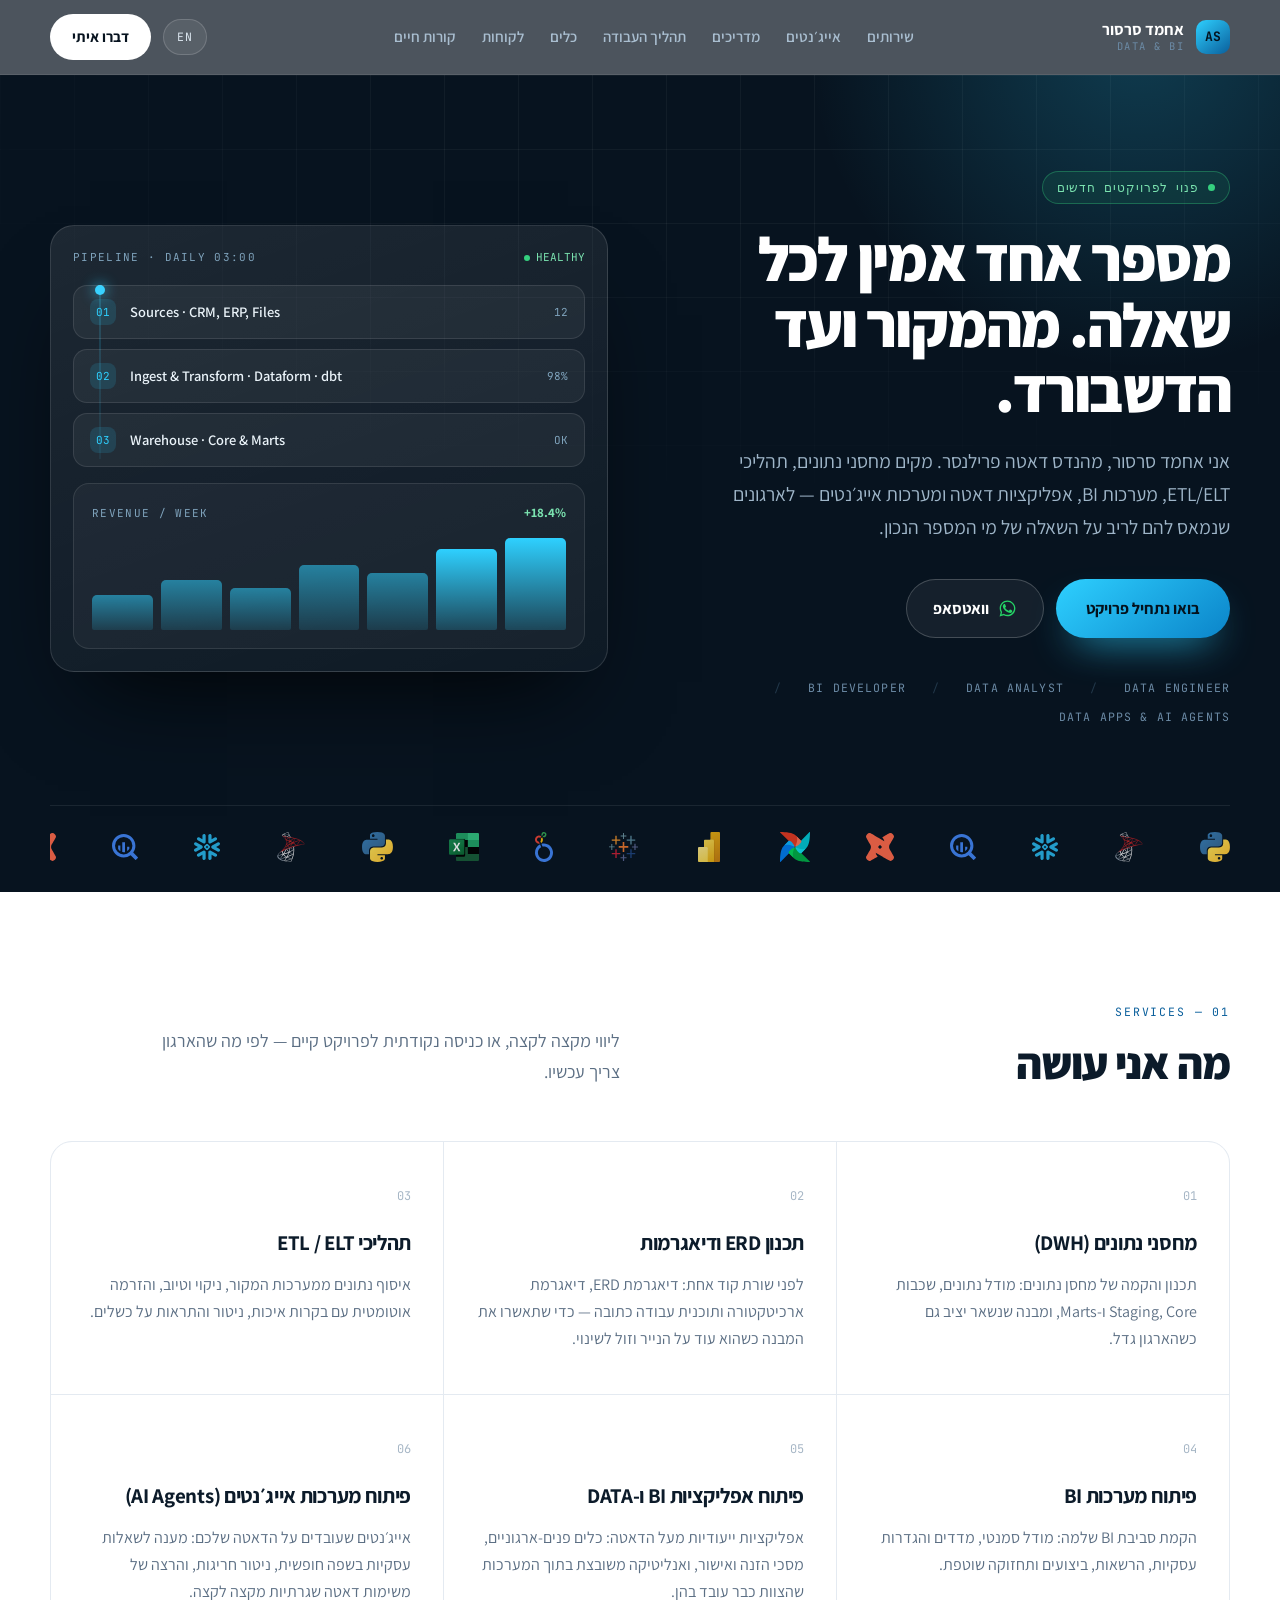
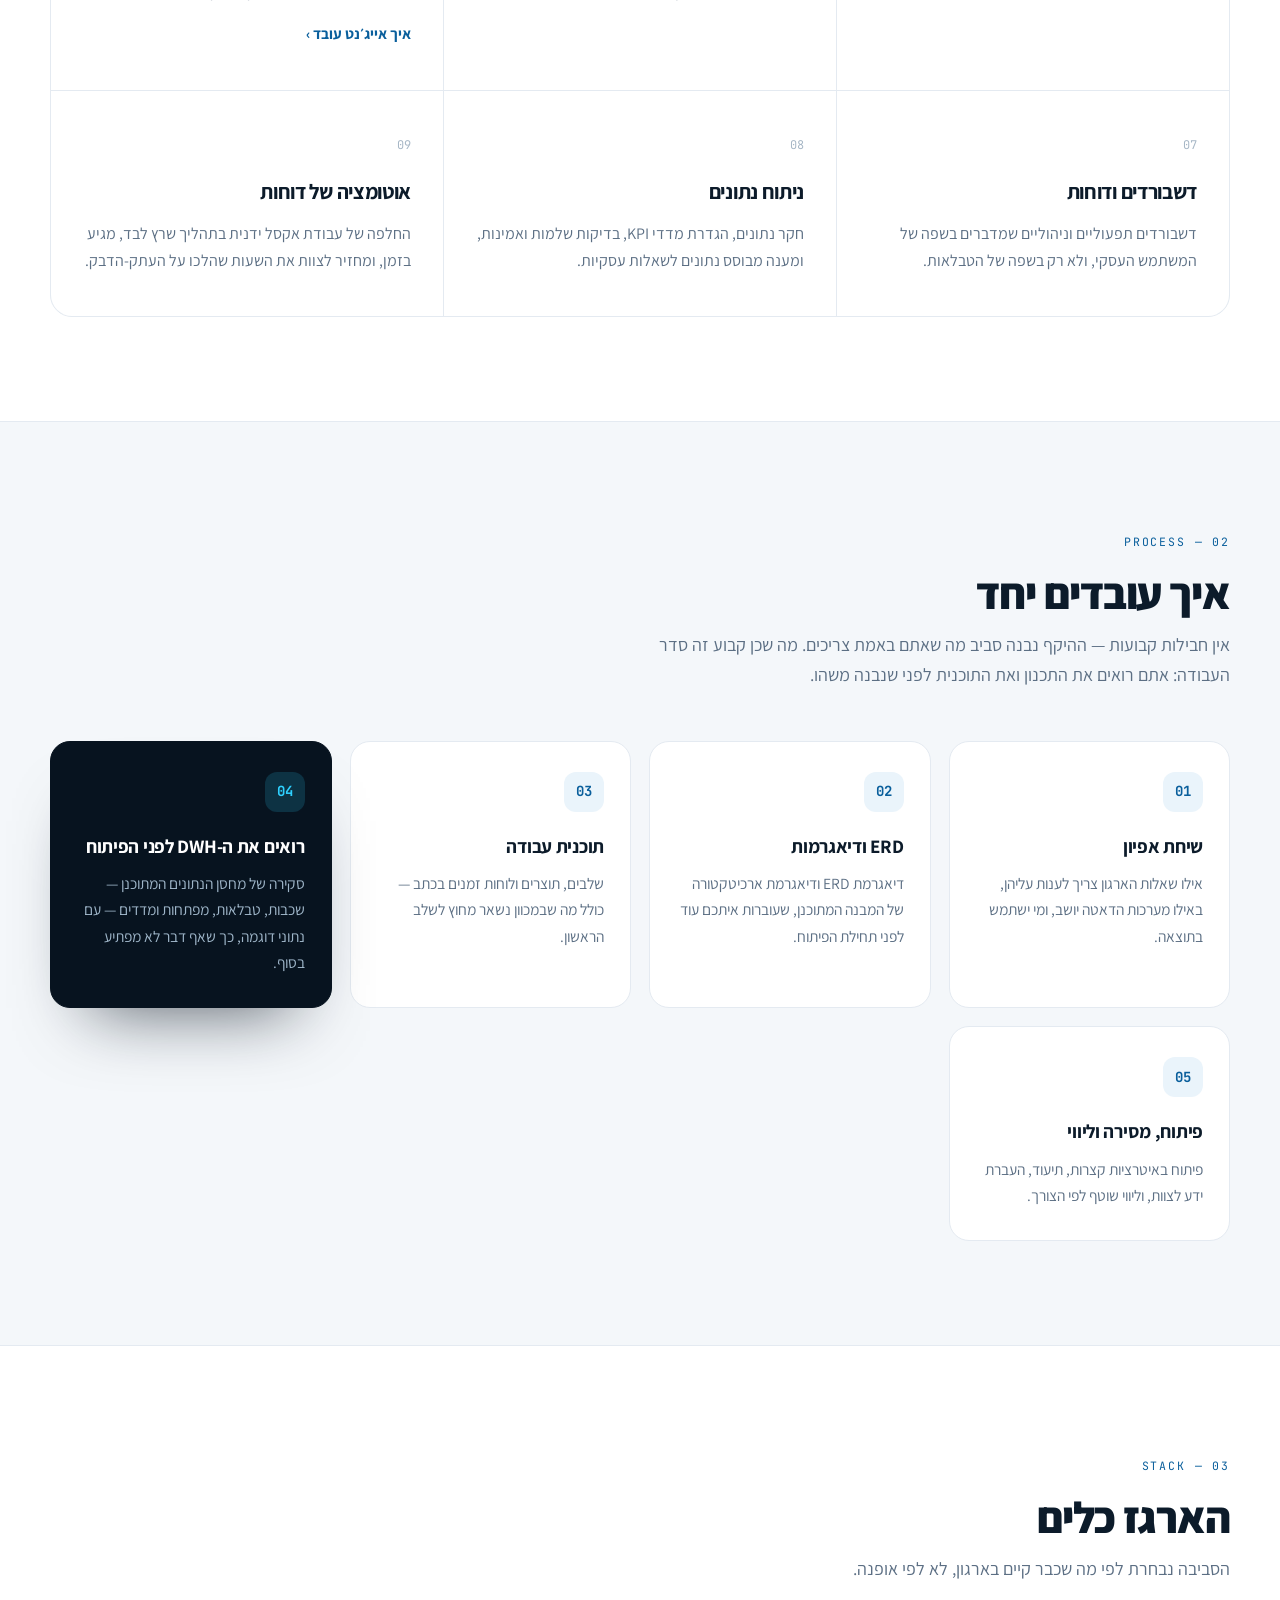
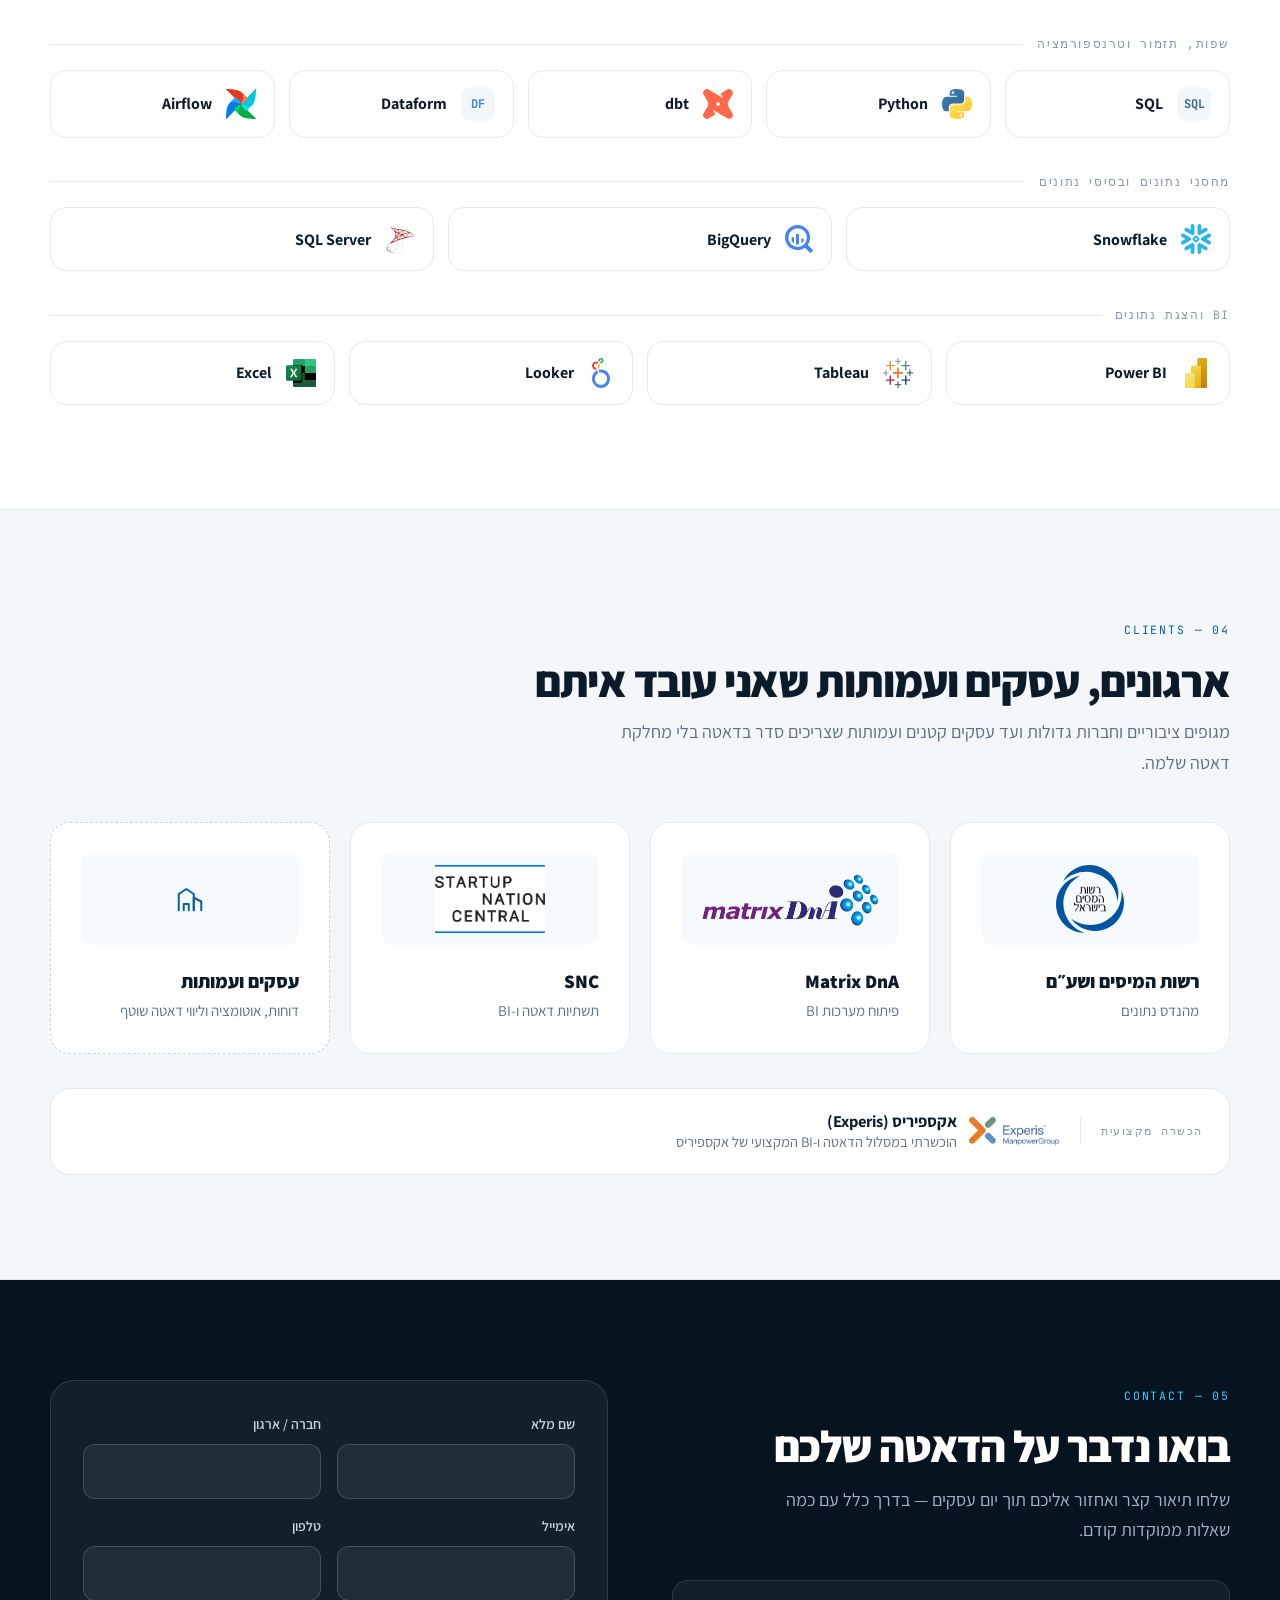
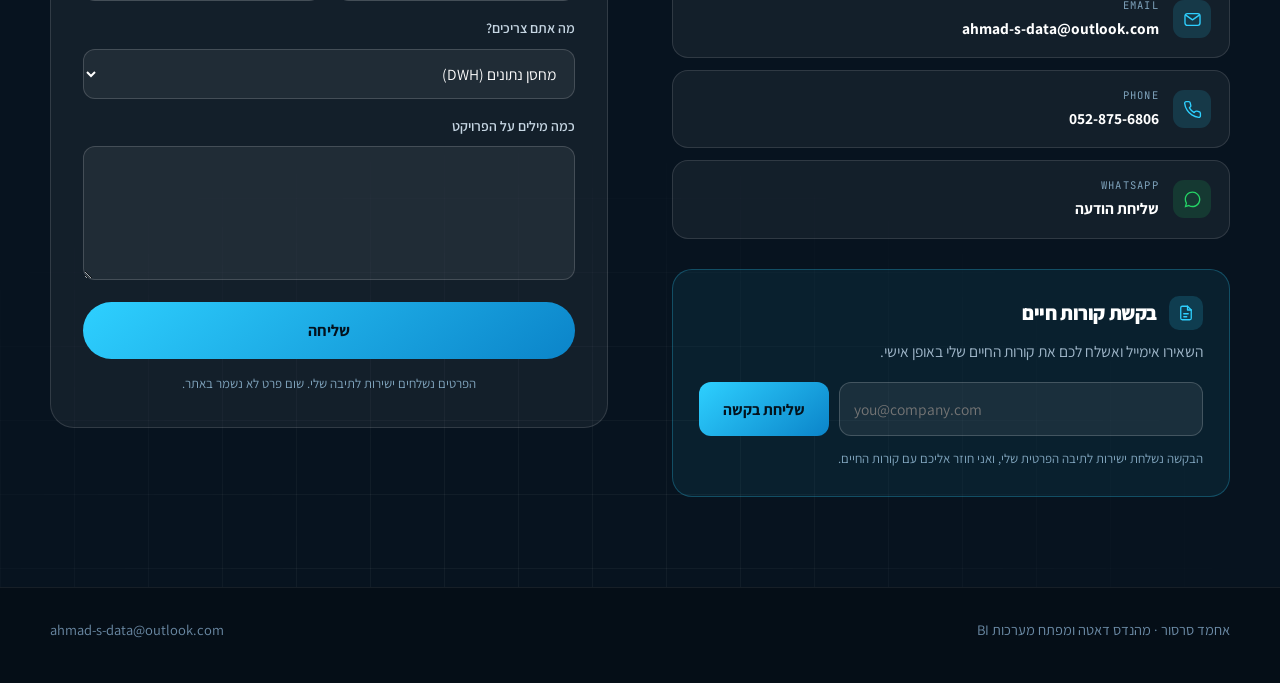
<file: index.html>
<!DOCTYPE html>
<html lang="he">
<head>
<meta charset="utf-8">
<meta name="viewport" content="width=device-width, initial-scale=1">
<title>אחמד סרסור · מהנדס דאטה ומפתח מערכות BI</title>
<meta name="description" content="אחמד סרסור — מהנדס דאטה פרילנסר. מחסני נתונים, תהליכי ETL/ELT, מערכות BI, אפליקציות דאטה ומערכות אייג׳נטים.">
<link rel="icon" href="assets/logos/favicon.svg" type="image/svg+xml">
<link rel="preconnect" href="https://fonts.gstatic.com" crossorigin="crossorigin" />
<link rel="stylesheet" href="https://fonts.googleapis.com/css2?family=Assistant:wght@400;500;600;700;800&family=JetBrains+Mono:wght@400;500;700&display=swap" />
<style>
.hv0:hover { color: #fff !important }
.hv1:hover { color: #fff !important }
.hv2:hover { color: #fff !important }
.hv3:hover { color: #fff !important }
.hv4:hover { color: #fff !important }
.hv5:hover { background: rgba(255,255,255,.14) !important }
.hv6:hover { background: #2ED0FF !important }
.hv7:hover { transform: translateY(-2px) !important }
.hv8:hover { background: rgba(255,255,255,.13) !important }
.hv9:hover { background: #F7FAFD !important }
.hv10:hover { background: #F7FAFD !important }
.hv11:hover { background: #F7FAFD !important }
.hv12:hover { background: #F7FAFD !important }
.hv13:hover { background: #F7FAFD !important }
.hv14:hover { background: #F7FAFD !important }
.hv15:hover { background: #F7FAFD !important }
.hv16:hover { background: #F7FAFD !important }
.hv17:hover { background: #F7FAFD !important }
.hv18:hover { border-color: #BFD6E8 !important; transform: translateY(-3px) !important; box-shadow: 0 18px 34px -22px rgba(12,27,42,.4) !important }
.hv19:hover { border-color: #BFD6E8 !important; transform: translateY(-3px) !important; box-shadow: 0 18px 34px -22px rgba(12,27,42,.4) !important }
.hv20:hover { border-color: #BFD6E8 !important; transform: translateY(-3px) !important; box-shadow: 0 18px 34px -22px rgba(12,27,42,.4) !important }
.hv21:hover { border-color: #BFD6E8 !important; transform: translateY(-3px) !important; box-shadow: 0 18px 34px -22px rgba(12,27,42,.4) !important }
.hv22:hover { border-color: #BFD6E8 !important; transform: translateY(-3px) !important; box-shadow: 0 18px 34px -22px rgba(12,27,42,.4) !important }
.hv23:hover { border-color: #BFD6E8 !important; transform: translateY(-3px) !important; box-shadow: 0 18px 34px -22px rgba(12,27,42,.4) !important }
.hv24:hover { border-color: #BFD6E8 !important; transform: translateY(-3px) !important; box-shadow: 0 18px 34px -22px rgba(12,27,42,.4) !important }
.hv25:hover { border-color: #BFD6E8 !important; transform: translateY(-3px) !important; box-shadow: 0 18px 34px -22px rgba(12,27,42,.4) !important }
.hv26:hover { border-color: #BFD6E8 !important; transform: translateY(-3px) !important; box-shadow: 0 18px 34px -22px rgba(12,27,42,.4) !important }
.hv27:hover { border-color: #BFD6E8 !important; transform: translateY(-3px) !important; box-shadow: 0 18px 34px -22px rgba(12,27,42,.4) !important }
.hv28:hover { border-color: #BFD6E8 !important; transform: translateY(-3px) !important; box-shadow: 0 18px 34px -22px rgba(12,27,42,.4) !important }
.hv29:hover { border-color: #BFD6E8 !important; transform: translateY(-3px) !important; box-shadow: 0 18px 34px -22px rgba(12,27,42,.4) !important }
.hv30:hover { background: rgba(255,255,255,.11) !important }
.hv31:hover { background: rgba(255,255,255,.11) !important }
.hv32:hover { background: rgba(255,255,255,.11) !important }
.hv33:hover { transform: translateY(-2px) !important }
.hv34:hover { transform: translateY(-2px) !important }
  /* 9 service cards, pinned to 3 columns so they fall 3/3/3 instead of leaving an orphan row */
  .svc-grid { display: grid; grid-template-columns: repeat(3, minmax(0, 1fr)); gap: 1px; }
  @media (max-width: 940px) {
    .svc-grid { grid-template-columns: repeat(2, minmax(0, 1fr)); }
    /* 9 into 2 columns leaves one over, so the last card takes the full width */
    .svc-grid > article:last-child { grid-column: 1 / -1; }
  }
  @media (max-width: 620px) { .svc-grid { grid-template-columns: minmax(0, 1fr); } }
  body { margin: 0; background: #07131F; }
  a { color: #0A5F9C; }
  a:hover { color: #17A9EA; }
  input, textarea, select, button { font: inherit; }
  input:focus, textarea:focus, select:focus { outline: 2px solid #17A9EA; outline-offset: 2px; }
  @keyframes marquee { from { transform: translateX(0); } to { transform: translateX(-50%); } }
  @keyframes flow { 0% { top: 4%; opacity: 0; } 12% { opacity: 1; } 88% { opacity: 1; } 100% { top: 96%; opacity: 0; } }
  @keyframes pulse { 0%,100% { opacity: .35; transform: scale(1); } 50% { opacity: 1; transform: scale(1.25); } }
</style>
</head>
<body>
<div id="top" dir="rtl" style="font-family: 'Assistant', 'Segoe UI', sans-serif; font-size: 17px; line-height: 1.7; color: #0C1B2A; background: #FFFFFF; overflow-x: hidden">

  <header style="position: sticky; top: 0; z-index: 40; background: rgba(7,19,31,.72); backdrop-filter: saturate(150%) blur(14px); border-bottom: 1px solid rgba(255,255,255,.08)">
    <div style="max-width: 1180px; margin: 0 auto; padding: 14px 28px; display: flex; align-items: center; justify-content: space-between; gap: 16px; flex-wrap: wrap">
      <a href="#top" style="display: flex; align-items: center; gap: 12px; text-decoration: none; color: #fff">
        <span style="width: 34px; height: 34px; border-radius: 10px; flex: none; display: grid; place-items: center; background: linear-gradient(140deg, #2ED0FF, #0A5F9C); color: #04121D; font-family: 'JetBrains Mono', monospace; font-weight: 700; font-size: 13px; letter-spacing: .02em">AS</span>
        <span style="display: grid; line-height: 1.25">
          <span style="font-weight: 700; font-size: 16px; color: #fff" data-en="Ahmad Sarsor">אחמד סרסור</span>
          <span style="font-family: 'JetBrains Mono', monospace; font-size: 10.5px; letter-spacing: .14em; color: #6C8BA6; text-transform: uppercase">Data &amp; BI</span>
        </span>
      </a>
      <nav style="display: flex; gap: 26px; align-items: center; flex-wrap: wrap">
        <a href="#services" style="color: #A9BED0; text-decoration: none; font-size: 15px; font-weight: 600" class="hv0" data-en="Services">שירותים</a>
        <a href="agents.html" style="color: #A9BED0; text-decoration: none; font-size: 15px; font-weight: 600" class="hv1" data-en="AI agents">אייג׳נטים</a>
        <a href="learn.html" style="color: #A9BED0; text-decoration: none; font-size: 15px; font-weight: 600" class="hv2" data-en="Guides">מדריכים</a>
        <a href="#process" style="color: #A9BED0; text-decoration: none; font-size: 15px; font-weight: 600" class="hv1" data-en="Process">תהליך העבודה</a>
        <a href="#tech" style="color: #A9BED0; text-decoration: none; font-size: 15px; font-weight: 600" class="hv2" data-en="Stack">כלים</a>
        <a href="#clients" style="color: #A9BED0; text-decoration: none; font-size: 15px; font-weight: 600" class="hv3" data-en="Clients">לקוחות</a>
        <a href="#cv" style="color: #A9BED0; text-decoration: none; font-size: 15px; font-weight: 600" class="hv4" data-en="CV">קורות חיים</a>
      </nav>
      <div style="display: flex; align-items: center; gap: 12px">
        <button type="button" id="lang-toggle" style="display: flex; align-items: center; gap: 6px; background: rgba(255,255,255,.07); border: 1px solid rgba(255,255,255,.16); color: #DCE7F0; border-radius: 999px; padding: 7px 13px; cursor: pointer; font-family: 'JetBrains Mono', monospace; font-size: 11.5px; letter-spacing: .08em" class="hv5">
          <span id="lang-label">EN</span>
        </button>
        <a href="#contact" style="display: inline-flex; align-items: center; gap: 8px; padding: 10px 22px; border-radius: 999px; font-weight: 700; font-size: 15px; text-decoration: none; background: #fff; color: #07131F" class="hv6" data-en="Let's talk">דברו איתי</a>
      </div>
    </div>
  </header>

  <section style="position: relative; overflow: hidden; background: #07131F; color: #fff; padding: 96px 0 0">
    <div style="position: absolute; inset: 0; background-image: linear-gradient(rgba(255,255,255,.045) 1px, transparent 1px), linear-gradient(90deg, rgba(255,255,255,.045) 1px, transparent 1px); background-size: 74px 74px; mask-image: radial-gradient(ellipse 90% 70% at 60% 0%, #000 30%, transparent 78%)"></div>
    <div style="position: absolute; width: 760px; height: 760px; border-radius: 50%; inset-inline-start: -240px; top: -420px; background: radial-gradient(circle, rgba(46,208,255,.22), transparent 62%)"></div>
    <div style="max-width: 1180px; margin: 0 auto; padding: 0 28px; position: relative; z-index: 2">
      <div style="display: grid; grid-template-columns: repeat(auto-fit, minmax(330px, 1fr)); gap: 64px; align-items: center">
        <div>
          <span style="display: inline-flex; align-items: center; gap: 9px; border: 1px solid rgba(53,208,127,.34); background: rgba(53,208,127,.09); color: #7BE3B0; border-radius: 999px; padding: 6px 14px; font-family: 'JetBrains Mono', monospace; font-size: 11.5px; letter-spacing: .08em">
            <span style="width: 7px; height: 7px; border-radius: 50%; background: #35D07F; animation: pulse 2.4s ease-in-out infinite"></span>
            <span data-en="Available for new projects">פנוי לפרויקטים חדשים</span>
          </span>
          <h1 style="font-size: clamp(36px, 5.4vw, 62px); line-height: 1.06; letter-spacing: -.03em; font-weight: 800; margin: 22px 0 0; text-wrap: pretty" data-en="One number you can trust — from source to dashboard.">מספר אחד אמין לכל שאלה. מהמקור ועד הדשבורד.</h1>
          <p style="font-size: 19.5px; color: #9FB6C9; max-width: 540px; margin: 22px 0 0; text-wrap: pretty" data-en="I'm Ahmad Sarsor, a freelance data engineer. I build warehouses, ETL/ELT pipelines, BI systems, data apps and AI agents — for organizations that are done arguing about whose number is right.">אני אחמד סרסור, מהנדס דאטה פרילנסר. מקים מחסני נתונים, תהליכי ETL/ELT, מערכות BI, אפליקציות דאטה ומערכות אייג׳נטים — לארגונים שנמאס להם לריב על השאלה של מי המספר הנכון.</p>
          <div style="display: flex; flex-wrap: wrap; gap: 12px; margin: 34px 0 0">
            <a href="#contact" style="display: inline-flex; align-items: center; gap: 9px; padding: 15px 30px; border-radius: 999px; font-weight: 700; font-size: 16px; text-decoration: none; background: linear-gradient(140deg, #2ED0FF, #0B84C9); color: #04121D; box-shadow: 0 18px 40px -18px rgba(46,208,255,.9)" class="hv7" data-en="Start a project">בואו נתחיל פרויקט</a>
            <a href="https://wa.me/972528756806?text=%D7%94%D7%99%2C%20%D7%94%D7%92%D7%A2%D7%AA%D7%99%20%D7%9E%D7%94%D7%90%D7%AA%D7%A8%20%D7%A9%D7%9C%D7%9A" target="_blank" rel="noopener" style="display: inline-flex; align-items: center; gap: 9px; padding: 15px 26px; border-radius: 999px; font-weight: 700; font-size: 16px; text-decoration: none; background: rgba(255,255,255,.06); color: #fff; border: 1px solid rgba(255,255,255,.2)" class="hv8">
              <svg viewBox="0 0 24 24" width="19" height="19" fill="#25D366" aria-hidden="true"><path d="M12.04 2C6.58 2 2.13 6.45 2.13 11.91c0 1.75.46 3.45 1.32 4.95L2 22l5.25-1.38a9.9 9.9 0 0 0 4.79 1.22h.01c5.46 0 9.9-4.45 9.9-9.91 0-2.65-1.03-5.14-2.9-7.01A9.82 9.82 0 0 0 12.04 2zm0 18.02h-.01a8.2 8.2 0 0 1-4.19-1.15l-.3-.18-3.12.82.83-3.04-.2-.31a8.24 8.24 0 0 1-1.26-4.39c0-4.54 3.7-8.23 8.25-8.23a8.2 8.2 0 0 1 5.82 2.42 8.18 8.18 0 0 1 2.41 5.82c0 4.54-3.7 8.24-8.23 8.24z"></path><path d="M17.47 14.38c-.3-.15-1.75-.86-2.02-.96-.27-.1-.47-.15-.67.15-.2.3-.77.96-.94 1.16-.17.2-.35.22-.64.08-.3-.15-1.25-.46-2.38-1.47-.88-.78-1.48-1.75-1.65-2.05-.17-.3-.02-.46.13-.6.13-.13.3-.35.45-.52.15-.17.2-.3.3-.5.1-.2.05-.37-.03-.52-.07-.15-.67-1.61-.92-2.21-.24-.58-.49-.5-.67-.51h-.57c-.2 0-.52.07-.79.37-.27.3-1.04 1.01-1.04 2.47s1.06 2.87 1.21 3.07c.15.2 2.1 3.2 5.08 4.49.71.3 1.26.49 1.69.63.71.22 1.36.19 1.87.12.57-.09 1.75-.72 2-1.41.25-.69.25-1.28.17-1.41-.07-.13-.27-.2-.57-.35z"></path></svg>
              <span data-en="WhatsApp">וואטסאפ</span>
            </a>
          </div>
          <div style="display: flex; flex-wrap: wrap; gap: 10px 26px; margin: 40px 0 0; font-family: 'JetBrains Mono', monospace; font-size: 11.5px; letter-spacing: .1em; color: #6C8BA6; text-transform: uppercase">
            <span>Data Engineer</span><span style="color: #22384A">/</span>
            <span>Data Analyst</span><span style="color: #22384A">/</span>
            <span>BI Developer</span><span style="color: #22384A">/</span>
            <span>Data Apps &amp; AI Agents</span>
          </div>
        </div>

        <div dir="ltr" style="background: linear-gradient(160deg, rgba(255,255,255,.09), rgba(255,255,255,.03)); border: 1px solid rgba(255,255,255,.13); border-radius: 24px; padding: 22px; box-shadow: 0 50px 90px -40px rgba(0,0,0,.85)">
          <div style="display: flex; align-items: center; justify-content: space-between; margin-bottom: 18px">
            <span style="font-family: 'JetBrains Mono', monospace; font-size: 11px; letter-spacing: .12em; color: #7FA3BC">PIPELINE · DAILY 03:00</span>
            <span style="display: inline-flex; align-items: center; gap: 6px; font-family: 'JetBrains Mono', monospace; font-size: 11px; color: #7BE3B0"><span style="width: 6px; height: 6px; border-radius: 50%; background: #35D07F"></span>HEALTHY</span>
          </div>
          <div style="position: relative; display: grid; gap: 10px">
            <div style="position: absolute; inset-inline-start: 26px; top: 8px; bottom: 8px; width: 2px; background: linear-gradient(#2ED0FF33, #2ED0FF11)"></div>
            <div style="position: absolute; inset-inline-start: 22px; width: 10px; height: 10px; border-radius: 50%; background: #2ED0FF; box-shadow: 0 0 14px #2ED0FF; animation: flow 3.4s linear infinite"></div>
            <div style="display: flex; align-items: center; gap: 14px; background: rgba(255,255,255,.05); border: 1px solid rgba(255,255,255,.1); border-radius: 14px; padding: 13px 16px; position: relative; z-index: 1">
              <span style="width: 26px; height: 26px; border-radius: 8px; flex: none; display: grid; place-items: center; background: rgba(46,208,255,.14); color: #2ED0FF; font-family: 'JetBrains Mono', monospace; font-size: 11px">01</span>
              <span style="flex: 1; font-size: 14.5px; font-weight: 600; color: #EAF3F9">Sources · CRM, ERP, Files</span>
              <span style="font-family: 'JetBrains Mono', monospace; font-size: 11px; color: #7FA3BC">12</span>
            </div>
            <div style="display: flex; align-items: center; gap: 14px; background: rgba(255,255,255,.05); border: 1px solid rgba(255,255,255,.1); border-radius: 14px; padding: 13px 16px; position: relative; z-index: 1">
              <span style="width: 26px; height: 26px; border-radius: 8px; flex: none; display: grid; place-items: center; background: rgba(46,208,255,.14); color: #2ED0FF; font-family: 'JetBrains Mono', monospace; font-size: 11px">02</span>
              <span style="flex: 1; font-size: 14.5px; font-weight: 600; color: #EAF3F9">Ingest &amp; Transform · Dataform · dbt</span>
              <span style="font-family: 'JetBrains Mono', monospace; font-size: 11px; color: #7FA3BC">98%</span>
            </div>
            <div style="display: flex; align-items: center; gap: 14px; background: rgba(255,255,255,.05); border: 1px solid rgba(255,255,255,.1); border-radius: 14px; padding: 13px 16px; position: relative; z-index: 1">
              <span style="width: 26px; height: 26px; border-radius: 8px; flex: none; display: grid; place-items: center; background: rgba(46,208,255,.14); color: #2ED0FF; font-family: 'JetBrains Mono', monospace; font-size: 11px">03</span>
              <span style="flex: 1; font-size: 14.5px; font-weight: 600; color: #EAF3F9">Warehouse · Core &amp; Marts</span>
              <span style="font-family: 'JetBrains Mono', monospace; font-size: 11px; color: #7FA3BC">OK</span>
            </div>
          </div>
          <div style="margin-top: 16px; background: rgba(255,255,255,.04); border: 1px solid rgba(255,255,255,.1); border-radius: 16px; padding: 18px">
            <div style="display: flex; align-items: baseline; justify-content: space-between; margin-bottom: 14px">
              <span style="font-family: 'JetBrains Mono', monospace; font-size: 11px; letter-spacing: .12em; color: #7FA3BC">REVENUE / WEEK</span>
              <span style="font-size: 13px; color: #7BE3B0; font-weight: 700">+18.4%</span>
            </div>
            <div style="display: flex; align-items: flex-end; gap: 8px; height: 92px">
              <div style="flex: 1; height: 38%; border-radius: 5px 5px 2px 2px; background: linear-gradient(#2ED0FF88, #2ED0FF22)"></div>
              <div style="flex: 1; height: 54%; border-radius: 5px 5px 2px 2px; background: linear-gradient(#2ED0FF88, #2ED0FF22)"></div>
              <div style="flex: 1; height: 46%; border-radius: 5px 5px 2px 2px; background: linear-gradient(#2ED0FF88, #2ED0FF22)"></div>
              <div style="flex: 1; height: 71%; border-radius: 5px 5px 2px 2px; background: linear-gradient(#2ED0FF88, #2ED0FF22)"></div>
              <div style="flex: 1; height: 62%; border-radius: 5px 5px 2px 2px; background: linear-gradient(#2ED0FF88, #2ED0FF22)"></div>
              <div style="flex: 1; height: 88%; border-radius: 5px 5px 2px 2px; background: linear-gradient(#2ED0FF, #2ED0FF33)"></div>
              <div style="flex: 1; height: 100%; border-radius: 5px 5px 2px 2px; background: linear-gradient(#2ED0FF, #2ED0FF33)"></div>
            </div>
          </div>
        </div>
      </div>

      <div style="margin-top: 78px; border-top: 1px solid rgba(255,255,255,.08); padding: 26px 0 30px; overflow: hidden; position: relative">
        <div style="display: flex; width: max-content; gap: 56px; align-items: center; animation: marquee 34s linear infinite; opacity: .85">
          <img src="assets/logos/python.svg" alt="Python" style="height: 30px; width: auto" />
          <img src="assets/logos/sqlserver.svg" alt="SQL Server" style="height: 30px; width: auto" />
          <img src="assets/logos/snowflake.svg" alt="Snowflake" style="height: 26px; width: auto" />
          <img src="assets/logos/bigquery.svg" alt="BigQuery" style="height: 26px; width: auto" />
          <img src="assets/logos/dbt.svg" alt="dbt" style="height: 28px; width: auto" />
          <img src="assets/logos/airflow.svg" alt="Airflow" style="height: 30px; width: auto" />
          <img src="assets/logos/powerbi.svg" alt="Power BI" style="height: 30px; width: auto" />
          <img src="assets/logos/tableau.svg" alt="Tableau" style="height: 28px; width: auto" />
          <img src="assets/logos/looker.svg" alt="Looker" style="height: 30px; width: auto" />
          <img src="assets/logos/excel.svg" alt="Excel" style="height: 28px; width: auto" />
          <img src="assets/logos/python.svg" alt="" style="height: 30px; width: auto" />
          <img src="assets/logos/sqlserver.svg" alt="" style="height: 30px; width: auto" />
          <img src="assets/logos/snowflake.svg" alt="" style="height: 26px; width: auto" />
          <img src="assets/logos/bigquery.svg" alt="" style="height: 26px; width: auto" />
          <img src="assets/logos/dbt.svg" alt="" style="height: 28px; width: auto" />
          <img src="assets/logos/airflow.svg" alt="" style="height: 30px; width: auto" />
          <img src="assets/logos/powerbi.svg" alt="" style="height: 30px; width: auto" />
          <img src="assets/logos/tableau.svg" alt="" style="height: 28px; width: auto" />
          <img src="assets/logos/looker.svg" alt="" style="height: 30px; width: auto" />
          <img src="assets/logos/excel.svg" alt="" style="height: 28px; width: auto" />
        </div>
      </div>
    </div>
  </section>

  <section id="services" style="padding: 104px 0; background: #fff">
    <div style="max-width: 1180px; margin: 0 auto; padding: 0 28px">
      <div data-reveal="1" style="display: grid; grid-template-columns: repeat(auto-fit, minmax(300px, 1fr)); gap: 40px; align-items: end; margin-bottom: 54px">
        <div>
          <span style="font-family: 'JetBrains Mono', monospace; font-size: 11.5px; letter-spacing: .16em; color: #0A5F9C; text-transform: uppercase">01 — Services</span>
          <h2 style="font-size: clamp(30px, 4.2vw, 44px); line-height: 1.1; letter-spacing: -.025em; font-weight: 800; margin: 14px 0 0" data-en="What I do">מה אני עושה</h2>
        </div>
        <p style="color: #5C6F84; margin: 0; font-size: 18px; max-width: 460px; text-wrap: pretty" data-en="End-to-end delivery, or a targeted entry into a project that already exists.">ליווי מקצה לקצה, או כניסה נקודתית לפרויקט קיים — לפי מה שהארגון צריך עכשיו.</p>
      </div>
      <div class="svc-grid" style="background: #E4EAF1; border: 1px solid #E4EAF1; border-radius: 22px; overflow: hidden">
        <article data-reveal="1" style="background: #fff; padding: 38px 32px 42px" class="hv9">
          <span style="font-family: 'JetBrains Mono', monospace; font-size: 12px; color: #A7B7C6">01</span>
          <h3 style="font-size: 21px; font-weight: 700; letter-spacing: -.015em; margin: 16px 0 10px" data-en="Data warehouses (DWH)">מחסני נתונים (DWH)</h3>
          <p style="margin: 0; color: #5C6F84; font-size: 16px; line-height: 1.7" data-en="Designing and building the warehouse: data model, Staging / Core / Marts layers, and a structure that stays stable as the organization grows.">תכנון והקמה של מחסן נתונים: מודל נתונים, שכבות Staging, Core ו-Marts, ומבנה שנשאר יציב גם כשהארגון גדל.</p>
        </article>
        <article data-reveal="1" style="background: #fff; padding: 38px 32px 42px" class="hv10">
          <span style="font-family: 'JetBrains Mono', monospace; font-size: 12px; color: #A7B7C6">02</span>
          <h3 style="font-size: 21px; font-weight: 700; letter-spacing: -.015em; margin: 16px 0 10px" data-en="ERD &amp; architecture design">תכנון ERD ודיאגרמות</h3>
          <p style="margin: 0; color: #5C6F84; font-size: 16px; line-height: 1.7" data-en="Before a single line of code: an ERD, an architecture diagram and a written work plan — so you approve the structure while it's still on paper and cheap to change.">לפני שורת קוד אחת: דיאגרמת ERD, דיאגרמת ארכיטקטורה ותוכנית עבודה כתובה — כדי שתאשרו את המבנה כשהוא עוד על הנייר וזול לשינוי.</p>
        </article>
        <article data-reveal="1" style="background: #fff; padding: 38px 32px 42px" class="hv11">
          <span style="font-family: 'JetBrains Mono', monospace; font-size: 12px; color: #A7B7C6">03</span>
          <h3 style="font-size: 21px; font-weight: 700; letter-spacing: -.015em; margin: 16px 0 10px" data-en="ETL / ELT pipelines">תהליכי ETL / ELT</h3>
          <p style="margin: 0; color: #5C6F84; font-size: 16px; line-height: 1.7" data-en="Collecting data from source systems, cleaning and enriching it, and automating the flow with quality checks, monitoring and failure alerts.">איסוף נתונים ממערכות המקור, ניקוי וטיוב, והזרמה אוטומטית עם בקרות איכות, ניטור והתראות על כשלים.</p>
        </article>
        <article data-reveal="1" style="background: #fff; padding: 38px 32px 42px" class="hv12">
          <span style="font-family: 'JetBrains Mono', monospace; font-size: 12px; color: #A7B7C6">04</span>
          <h3 style="font-size: 21px; font-weight: 700; letter-spacing: -.015em; margin: 16px 0 10px" data-en="BI systems">פיתוח מערכות BI</h3>
          <p style="margin: 0; color: #5C6F84; font-size: 16px; line-height: 1.7" data-en="A complete BI environment: semantic model, business metrics and definitions, permissions, performance and ongoing maintenance.">הקמת סביבת BI שלמה: מודל סמנטי, מדדים והגדרות עסקיות, הרשאות, ביצועים ותחזוקה שוטפת.</p>
        </article>
        <article data-reveal="1" style="background: #fff; padding: 38px 32px 42px" class="hv13">
          <span style="font-family: 'JetBrains Mono', monospace; font-size: 12px; color: #A7B7C6">05</span>
          <h3 style="font-size: 21px; font-weight: 700; letter-spacing: -.015em; margin: 16px 0 10px" data-en="BI &amp; data applications">פיתוח אפליקציות BI ו-DATA</h3>
          <p style="margin: 0; color: #5C6F84; font-size: 16px; line-height: 1.7" data-en="Custom applications on top of the data: internal tools, data-entry and approval screens, and embedded analytics inside the systems people already use.">אפליקציות ייעודיות מעל הדאטה: כלים פנים-ארגוניים, מסכי הזנה ואישור, ואנליטיקה משובצת בתוך המערכות שהצוות כבר עובד בהן.</p>
        </article>
        <article data-reveal="1" style="background: #fff; padding: 38px 32px 42px" class="hv14">
          <span style="font-family: 'JetBrains Mono', monospace; font-size: 12px; color: #A7B7C6">06</span>
          <h3 style="font-size: 21px; font-weight: 700; letter-spacing: -.015em; margin: 16px 0 10px" data-en="AI agent systems">פיתוח מערכות אייג׳נטים (AI Agents)</h3>
          <p style="margin: 0; color: #5C6F84; font-size: 16px; line-height: 1.7" data-en="Agents that work on your data: answering business questions in natural language, monitoring anomalies, and running routine data tasks end to end.">אייג׳נטים שעובדים על הדאטה שלכם: מענה לשאלות עסקיות בשפה חופשית, ניטור חריגות, והרצה של משימות דאטה שגרתיות מקצה לקצה.</p>
          <a href="agents.html" style="display: inline-flex; align-items: center; gap: 7px; margin-top: 16px; font-size: 15px; font-weight: 700; color: #0A5F9C; text-decoration: none" data-en="How an agent works &rsaquo;">איך אייג׳נט עובד &rsaquo;</a>
        </article>
        <article data-reveal="1" style="background: #fff; padding: 38px 32px 42px" class="hv15">
          <span style="font-family: 'JetBrains Mono', monospace; font-size: 12px; color: #A7B7C6">07</span>
          <h3 style="font-size: 21px; font-weight: 700; letter-spacing: -.015em; margin: 16px 0 10px" data-en="Dashboards &amp; reports">דשבורדים ודוחות</h3>
          <p style="margin: 0; color: #5C6F84; font-size: 16px; line-height: 1.7" data-en="Operational and executive dashboards that speak the language of the business user, not the language of the tables.">דשבורדים תפעוליים וניהוליים שמדברים בשפה של המשתמש העסקי, ולא רק בשפה של הטבלאות.</p>
        </article>
        <article data-reveal="1" style="background: #fff; padding: 38px 32px 42px" class="hv16">
          <span style="font-family: 'JetBrains Mono', monospace; font-size: 12px; color: #A7B7C6">08</span>
          <h3 style="font-size: 21px; font-weight: 700; letter-spacing: -.015em; margin: 16px 0 10px" data-en="Data analysis">ניתוח נתונים</h3>
          <p style="margin: 0; color: #5C6F84; font-size: 16px; line-height: 1.7" data-en="Data exploration, KPI definition, integrity and reliability testing, and data-backed answers to business questions.">חקר נתונים, הגדרת מדדי KPI, בדיקות שלמות ואמינות, ומענה מבוסס נתונים לשאלות עסקיות.</p>
        </article>
        <article data-reveal="1" style="background: #fff; padding: 38px 32px 42px" class="hv17">
          <span style="font-family: 'JetBrains Mono', monospace; font-size: 12px; color: #A7B7C6">09</span>
          <h3 style="font-size: 21px; font-weight: 700; letter-spacing: -.015em; margin: 16px 0 10px" data-en="Report automation">אוטומציה של דוחות</h3>
          <p style="margin: 0; color: #5C6F84; font-size: 16px; line-height: 1.7" data-en="Replacing manual Excel work with a process that runs on its own, arrives on time, and gives the team back the hours lost to copy-paste.">החלפה של עבודת אקסל ידנית בתהליך שרץ לבד, מגיע בזמן, ומחזיר לצוות את השעות שהלכו על העתק-הדבק.</p>
        </article>
      </div>
    </div>
  </section>

  <section id="process" style="padding: 104px 0; background: #F4F7FA; border-top: 1px solid #E4EAF1; border-bottom: 1px solid #E4EAF1">
    <div style="max-width: 1180px; margin: 0 auto; padding: 0 28px">
      <div data-reveal="1" style="margin-bottom: 50px">
        <span style="font-family: 'JetBrains Mono', monospace; font-size: 11.5px; letter-spacing: .16em; color: #0A5F9C; text-transform: uppercase">02 — Process</span>
        <h2 style="font-size: clamp(30px, 4.2vw, 44px); line-height: 1.1; letter-spacing: -.025em; font-weight: 800; margin: 14px 0 12px" data-en="How we work together">איך עובדים יחד</h2>
        <p style="color: #5C6F84; margin: 0; font-size: 18px; max-width: 620px; text-wrap: pretty" data-en="No fixed packages — the scope is built around what you actually need. What is fixed is the order of the work: you see the design and the plan before anything gets built.">אין חבילות קבועות — ההיקף נבנה סביב מה שאתם באמת צריכים. מה שכן קבוע זה סדר העבודה: אתם רואים את התכנון ואת התוכנית לפני שנבנה משהו.</p>
      </div>
      <div style="display: grid; grid-template-columns: repeat(auto-fit, minmax(250px, 1fr)); gap: 18px">
        <div data-reveal="1" style="background: #fff; border: 1px solid #E4EAF1; border-radius: 20px; padding: 30px 26px 32px">
          <span style="display: grid; place-items: center; width: 40px; height: 40px; border-radius: 12px; background: #EAF4FB; color: #0A5F9C; font-family: 'JetBrains Mono', monospace; font-weight: 700; font-size: 14px; margin-bottom: 18px">01</span>
          <h3 style="font-size: 19px; font-weight: 700; letter-spacing: -.015em; margin: 0 0 8px" data-en="Discovery call">שיחת אפיון</h3>
          <p style="margin: 0; color: #5C6F84; font-size: 15.5px; line-height: 1.7" data-en="What questions the business needs answered, which systems hold the data, and who will use the result.">אילו שאלות הארגון צריך לענות עליהן, באילו מערכות הדאטה יושב, ומי ישתמש בתוצאה.</p>
        </div>
        <div data-reveal="1" style="background: #fff; border: 1px solid #E4EAF1; border-radius: 20px; padding: 30px 26px 32px">
          <span style="display: grid; place-items: center; width: 40px; height: 40px; border-radius: 12px; background: #EAF4FB; color: #0A5F9C; font-family: 'JetBrains Mono', monospace; font-weight: 700; font-size: 14px; margin-bottom: 18px">02</span>
          <h3 style="font-size: 19px; font-weight: 700; letter-spacing: -.015em; margin: 0 0 8px" data-en="ERD &amp; diagrams">ERD ודיאגרמות</h3>
          <p style="margin: 0; color: #5C6F84; font-size: 15.5px; line-height: 1.7" data-en="A full ERD and architecture diagram of the target structure, reviewed with you before development starts.">דיאגרמת ERD ודיאגרמת ארכיטקטורה של המבנה המתוכנן, שעוברות איתכם עוד לפני תחילת הפיתוח.</p>
        </div>
        <div data-reveal="1" style="background: #fff; border: 1px solid #E4EAF1; border-radius: 20px; padding: 30px 26px 32px">
          <span style="display: grid; place-items: center; width: 40px; height: 40px; border-radius: 12px; background: #EAF4FB; color: #0A5F9C; font-family: 'JetBrains Mono', monospace; font-weight: 700; font-size: 14px; margin-bottom: 18px">03</span>
          <h3 style="font-size: 19px; font-weight: 700; letter-spacing: -.015em; margin: 0 0 8px" data-en="Work plan">תוכנית עבודה</h3>
          <p style="margin: 0; color: #5C6F84; font-size: 15.5px; line-height: 1.7" data-en="Phases, deliverables and timeline in writing — including what is deliberately left out of the first phase.">שלבים, תוצרים ולוחות זמנים בכתב — כולל מה שבמכוון נשאר מחוץ לשלב הראשון.</p>
        </div>
        <div data-reveal="1" style="background: #07131F; color: #fff; border: 1px solid #07131F; border-radius: 20px; padding: 30px 26px 32px; box-shadow: 0 40px 70px -40px rgba(7,19,31,.7)">
          <span style="display: grid; place-items: center; width: 40px; height: 40px; border-radius: 12px; background: rgba(46,208,255,.16); color: #2ED0FF; font-family: 'JetBrains Mono', monospace; font-weight: 700; font-size: 14px; margin-bottom: 18px">04</span>
          <h3 style="font-size: 19px; font-weight: 700; letter-spacing: -.015em; margin: 0 0 8px" data-en="See the DWH before it's built">רואים את ה-DWH לפני הפיתוח</h3>
          <p style="margin: 0; color: #9FB6C9; font-size: 15.5px; line-height: 1.7" data-en="A walkthrough of the planned warehouse — layers, tables, keys and metrics — with sample data, so nothing is a surprise at the end.">סקירה של מחסן הנתונים המתוכנן — שכבות, טבלאות, מפתחות ומדדים — עם נתוני דוגמה, כך שאף דבר לא מפתיע בסוף.</p>
        </div>
        <div data-reveal="1" style="background: #fff; border: 1px solid #E4EAF1; border-radius: 20px; padding: 30px 26px 32px">
          <span style="display: grid; place-items: center; width: 40px; height: 40px; border-radius: 12px; background: #EAF4FB; color: #0A5F9C; font-family: 'JetBrains Mono', monospace; font-weight: 700; font-size: 14px; margin-bottom: 18px">05</span>
          <h3 style="font-size: 19px; font-weight: 700; letter-spacing: -.015em; margin: 0 0 8px" data-en="Build, handover &amp; support">פיתוח, מסירה וליווי</h3>
          <p style="margin: 0; color: #5C6F84; font-size: 15.5px; line-height: 1.7" data-en="Development in short iterations, documentation, knowledge transfer to the team, and ongoing support as needed.">פיתוח באיטרציות קצרות, תיעוד, העברת ידע לצוות, וליווי שוטף לפי הצורך.</p>
        </div>
      </div>
    </div>
  </section>

  <section id="tech" style="padding: 104px 0; background: #fff">
    <div style="max-width: 1180px; margin: 0 auto; padding: 0 28px">
      <div data-reveal="1" style="margin-bottom: 50px">
        <span style="font-family: 'JetBrains Mono', monospace; font-size: 11.5px; letter-spacing: .16em; color: #0A5F9C; text-transform: uppercase">03 — Stack</span>
        <h2 style="font-size: clamp(30px, 4.2vw, 44px); line-height: 1.1; letter-spacing: -.025em; font-weight: 800; margin: 14px 0 12px" data-en="The toolbox">הארגז כלים</h2>
        <p style="color: #5C6F84; margin: 0; font-size: 18px; max-width: 560px" data-en="The environment is chosen to fit what the organization already runs — not what's fashionable.">הסביבה נבחרת לפי מה שכבר קיים בארגון, לא לפי אופנה.</p>
      </div>

      <div style="display: grid; gap: 34px">
        <div data-reveal="1">
          <div style="display: flex; align-items: center; gap: 14px; margin-bottom: 16px">
            <span style="font-family: 'JetBrains Mono', monospace; font-size: 11.5px; letter-spacing: .14em; color: #8497A8; text-transform: uppercase" data-en="Languages &amp; transformation">שפות, תזמור וטרנספורמציה</span>
            <span style="flex: 1; height: 1px; background: #E4EAF1"></span>
          </div>
          <div style="display: grid; grid-template-columns: repeat(auto-fit, minmax(190px, 1fr)); gap: 14px">
            <div style="display: flex; align-items: center; gap: 14px; border: 1px solid #E4EAF1; border-radius: 16px; padding: 16px 18px; background: #fff" class="hv18">
              <span style="width: 34px; height: 34px; flex: none; display: grid; place-items: center; border-radius: 9px; background: #F4F7FA; font-family: 'JetBrains Mono', monospace; font-weight: 700; font-size: 12px; color: #336791">SQL</span>
              <span style="font-weight: 700; font-size: 16px">SQL</span>
            </div>
            <div style="display: flex; align-items: center; gap: 14px; border: 1px solid #E4EAF1; border-radius: 16px; padding: 16px 18px; background: #fff" class="hv19">
              <img src="assets/logos/python.svg" alt="Python" style="width: 30px; height: 30px; object-fit: contain; flex: none" />
              <span style="font-weight: 700; font-size: 16px">Python</span>
            </div>
            <div style="display: flex; align-items: center; gap: 14px; border: 1px solid #E4EAF1; border-radius: 16px; padding: 16px 18px; background: #fff" class="hv20">
              <img src="assets/logos/dbt.svg" alt="dbt" style="width: 30px; height: 30px; object-fit: contain; flex: none" />
              <span style="font-weight: 700; font-size: 16px">dbt</span>
            </div>
            <div style="display: flex; align-items: center; gap: 14px; border: 1px solid #E4EAF1; border-radius: 16px; padding: 16px 18px; background: #fff" class="hv21">
              <span style="width: 34px; height: 34px; flex: none; display: grid; place-items: center; border-radius: 9px; background: #F4F7FA; font-family: 'JetBrains Mono', monospace; font-weight: 700; font-size: 12px; color: #4285F4">DF</span>
              <span style="font-weight: 700; font-size: 16px">Dataform</span>
            </div>
            <div style="display: flex; align-items: center; gap: 14px; border: 1px solid #E4EAF1; border-radius: 16px; padding: 16px 18px; background: #fff" class="hv22">
              <img src="assets/logos/airflow.svg" alt="Apache Airflow" style="width: 30px; height: 30px; object-fit: contain; flex: none" />
              <span style="font-weight: 700; font-size: 16px">Airflow</span>
            </div>
          </div>
        </div>

        <div data-reveal="1">
          <div style="display: flex; align-items: center; gap: 14px; margin-bottom: 16px">
            <span style="font-family: 'JetBrains Mono', monospace; font-size: 11.5px; letter-spacing: .14em; color: #8497A8; text-transform: uppercase" data-en="Warehouses &amp; databases">מחסני נתונים ובסיסי נתונים</span>
            <span style="flex: 1; height: 1px; background: #E4EAF1"></span>
          </div>
          <div style="display: grid; grid-template-columns: repeat(auto-fit, minmax(190px, 1fr)); gap: 14px">
            <div style="display: flex; align-items: center; gap: 14px; border: 1px solid #E4EAF1; border-radius: 16px; padding: 16px 18px; background: #fff" class="hv23">
              <img src="assets/logos/snowflake.svg" alt="Snowflake" style="width: 30px; height: 30px; object-fit: contain; flex: none" />
              <span style="font-weight: 700; font-size: 16px">Snowflake</span>
            </div>
            <div style="display: flex; align-items: center; gap: 14px; border: 1px solid #E4EAF1; border-radius: 16px; padding: 16px 18px; background: #fff" class="hv24">
              <img src="assets/logos/bigquery.svg" alt="Google BigQuery" style="width: 28px; height: 28px; object-fit: contain; flex: none" />
              <span style="font-weight: 700; font-size: 16px">BigQuery</span>
            </div>
            <div style="display: flex; align-items: center; gap: 14px; border: 1px solid #E4EAF1; border-radius: 16px; padding: 16px 18px; background: #fff" class="hv25">
              <img src="assets/logos/sqlserver.svg" alt="Microsoft SQL Server" style="width: 30px; height: 30px; object-fit: contain; flex: none" />
              <span style="font-weight: 700; font-size: 16px">SQL Server</span>
            </div>
          </div>
        </div>

        <div data-reveal="1">
          <div style="display: flex; align-items: center; gap: 14px; margin-bottom: 16px">
            <span style="font-family: 'JetBrains Mono', monospace; font-size: 11.5px; letter-spacing: .14em; color: #8497A8; text-transform: uppercase" data-en="BI &amp; visualization">BI והצגת נתונים</span>
            <span style="flex: 1; height: 1px; background: #E4EAF1"></span>
          </div>
          <div style="display: grid; grid-template-columns: repeat(auto-fit, minmax(190px, 1fr)); gap: 14px">
            <div style="display: flex; align-items: center; gap: 14px; border: 1px solid #E4EAF1; border-radius: 16px; padding: 16px 18px; background: #fff" class="hv26">
              <img src="assets/logos/powerbi.svg" alt="Microsoft Power BI" style="width: 30px; height: 30px; object-fit: contain; flex: none" />
              <span style="font-weight: 700; font-size: 16px">Power BI</span>
            </div>
            <div style="display: flex; align-items: center; gap: 14px; border: 1px solid #E4EAF1; border-radius: 16px; padding: 16px 18px; background: #fff" class="hv27">
              <img src="assets/logos/tableau.svg" alt="Tableau" style="width: 30px; height: 30px; object-fit: contain; flex: none" />
              <span style="font-weight: 700; font-size: 16px">Tableau</span>
            </div>
            <div style="display: flex; align-items: center; gap: 14px; border: 1px solid #E4EAF1; border-radius: 16px; padding: 16px 18px; background: #fff" class="hv28">
              <img src="assets/logos/looker.svg" alt="Looker" style="width: 26px; height: 30px; object-fit: contain; flex: none" />
              <span style="font-weight: 700; font-size: 16px">Looker</span>
            </div>
            <div style="display: flex; align-items: center; gap: 14px; border: 1px solid #E4EAF1; border-radius: 16px; padding: 16px 18px; background: #fff" class="hv29">
              <img src="assets/logos/excel.svg" alt="Microsoft Excel" style="width: 30px; height: 30px; object-fit: contain; flex: none" />
              <span style="font-weight: 700; font-size: 16px">Excel</span>
            </div>
          </div>
        </div>
      </div>
    </div>
  </section>

  <section id="clients" style="padding: 104px 0; background: #F4F7FA; border-top: 1px solid #E4EAF1; border-bottom: 1px solid #E4EAF1">
    <div style="max-width: 1180px; margin: 0 auto; padding: 0 28px">
      <div data-reveal="1" style="margin-bottom: 44px">
        <span style="font-family: 'JetBrains Mono', monospace; font-size: 11.5px; letter-spacing: .16em; color: #0A5F9C; text-transform: uppercase">04 — Clients</span>
        <h2 style="font-size: clamp(30px, 4.2vw, 44px); line-height: 1.1; letter-spacing: -.025em; font-weight: 800; margin: 14px 0 12px" data-en="Organizations, businesses and nonprofits I work with">ארגונים, עסקים ועמותות שאני עובד איתם</h2>
        <p style="color: #5C6F84; margin: 0; font-size: 18px; max-width: 620px" data-en="From government bodies and enterprises to small businesses and nonprofits that need their data organized without a data department.">מגופים ציבוריים וחברות גדולות ועד עסקים קטנים ועמותות שצריכים סדר בדאטה בלי מחלקת דאטה שלמה.</p>
      </div>
      <div style="display: grid; grid-template-columns: repeat(auto-fit, minmax(260px, 1fr)); gap: 20px">
        <div data-reveal="1" style="background: #fff; border: 1px solid #E4EAF1; border-radius: 20px; padding: 30px">
          <div style="height: 92px; border-radius: 12px; background: #F7FAFD; display: block; margin-bottom: 20px; padding: 12px; box-sizing: border-box">
            <img src="assets/logos/Rashut_HaMisim.svg" alt="רשות המיסים ושע״ם" style="display: block; width: 100%; height: 100%; object-fit: contain" />
          </div>
          <div style="font-size: 19px; font-weight: 800" data-en="Israel Tax Authority (Shaam)">רשות המיסים ושע״ם</div>
          <div style="font-size: 15px; color: #5C6F84" data-en="Data Engineer">מהנדס נתונים</div>
        </div>
        <div data-reveal="1" style="background: #fff; border: 1px solid #E4EAF1; border-radius: 20px; padding: 30px">
          <div style="height: 92px; border-radius: 12px; background: #F7FAFD; display: block; margin-bottom: 20px; padding: 12px; box-sizing: border-box">
            <img src="assets/logos/logo-matrix-DnA_color.png" alt="matrix DnA" style="display: block; width: 100%; height: 100%; object-fit: contain" />
          </div>
          <div style="font-size: 19px; font-weight: 800">Matrix DnA</div>
          <div style="font-size: 15px; color: #5C6F84" data-en="BI development">פיתוח מערכות BI</div>
        </div>
        <div data-reveal="1" style="background: #fff; border: 1px solid #E4EAF1; border-radius: 20px; padding: 30px">
          <div style="height: 92px; border-radius: 12px; background: #F7FAFD; display: block; margin-bottom: 20px; padding: 12px; box-sizing: border-box">
            <img src="assets/logos/snc.png" alt="Startup Nation Central" style="display: block; width: 100%; height: 100%; object-fit: contain" />
          </div>
          <div style="font-size: 19px; font-weight: 800">SNC</div>
          <div style="font-size: 15px; color: #5C6F84" data-en="Data infrastructure &amp; BI">תשתיות דאטה ו-BI</div>
        </div>
        <div data-reveal="1" style="background: #fff; border: 1px dashed #C9D7E4; border-radius: 20px; padding: 30px">
          <div style="height: 92px; border-radius: 12px; background: #F7FAFD; display: grid; place-items: center; margin-bottom: 20px; color: #0A5F9C">
            <svg viewBox="0 0 24 24" fill="none" stroke="currentColor" stroke-width="1.6" stroke-linecap="round" stroke-linejoin="round" style="width: 30px; height: 30px"><path d="M3 21V8l6-4 6 4v13"></path><path d="M15 21V11l6 3v7"></path><path d="M7 21v-5h4v5"></path></svg>
          </div>
          <div style="font-size: 19px; font-weight: 800" data-en="Businesses &amp; nonprofits">עסקים ועמותות</div>
          <div style="font-size: 15px; color: #5C6F84" data-en="Reporting, automation and ongoing data support">דוחות, אוטומציה וליווי דאטה שוטף</div>
        </div>
      </div>

      <div data-reveal="1" style="margin-top: 34px; display: flex; align-items: center; gap: 20px; flex-wrap: wrap; background: #fff; border: 1px solid #E4EAF1; border-radius: 20px; padding: 22px 26px">
        <span style="font-family: 'JetBrains Mono', monospace; font-size: 11px; letter-spacing: .14em; color: #8497A8; text-transform: uppercase" data-en="Professional training">הכשרה מקצועית</span>
        <span style="width: 1px; height: 26px; background: #E4EAF1"></span>
        <span style="display: flex; align-items: center; gap: 12px">
          <img src="assets/logos/experis.png" alt="Experis ManpowerGroup" style="height: 30px; width: auto; flex: none" />
          <span style="display: grid; line-height: 1.3">
            <span style="font-weight: 700; font-size: 16.5px" data-en="Experis">אקספיריס (Experis)</span>
            <span style="font-size: 14.5px; color: #5C6F84" data-en="Certified in the Experis data &amp; BI professional track">הוכשרתי במסלול הדאטה ו-BI המקצועי של אקספיריס</span>
          </span>
        </span>
      </div>
    </div>
  </section>

  <section id="contact" style="position: relative; overflow: hidden; background: #07131F; color: #fff; padding: 100px 0 90px">
    <div style="position: absolute; inset: 0; background-image: linear-gradient(rgba(255,255,255,.045) 1px, transparent 1px), linear-gradient(90deg, rgba(255,255,255,.045) 1px, transparent 1px); background-size: 74px 74px; mask-image: radial-gradient(ellipse 80% 70% at 40% 100%, #000 20%, transparent 76%)"></div>
    <div style="max-width: 1180px; margin: 0 auto; padding: 0 28px; position: relative; z-index: 2">
      <div style="display: grid; grid-template-columns: repeat(auto-fit, minmax(330px, 1fr)); gap: 64px; align-items: start">
        <div data-reveal="1">
          <span style="font-family: 'JetBrains Mono', monospace; font-size: 11.5px; letter-spacing: .16em; color: #2ED0FF; text-transform: uppercase">05 — Contact</span>
          <h2 style="font-size: clamp(30px, 4.2vw, 44px); line-height: 1.1; letter-spacing: -.025em; font-weight: 800; margin: 14px 0 14px" data-en="Let's talk about your data">בואו נדבר על הדאטה שלכם</h2>
          <p style="color: #9FB6C9; font-size: 18px; margin: 0 0 34px; max-width: 460px" data-en="Send a short brief and I'll come back within one business day — usually with a few sharp questions first.">שלחו תיאור קצר ואחזור אליכם תוך יום עסקים — בדרך כלל עם כמה שאלות ממוקדות קודם.</p>
          <div style="display: grid; gap: 12px">
            <a href="mailto:ahmad-s-data@outlook.com" style="display: flex; align-items: center; gap: 14px; text-decoration: none; color: #fff; background: rgba(255,255,255,.05); border: 1px solid rgba(255,255,255,.12); border-radius: 16px; padding: 16px 18px" class="hv30">
              <span style="width: 38px; height: 38px; border-radius: 11px; flex: none; display: grid; place-items: center; background: rgba(46,208,255,.14); color: #2ED0FF">
                <svg viewBox="0 0 24 24" fill="none" stroke="currentColor" stroke-width="1.7" stroke-linecap="round" stroke-linejoin="round" style="width: 19px; height: 19px"><rect x="2.5" y="4.5" width="19" height="15" rx="3"></rect><path d="m3.5 6.5 8.5 6 8.5-6"></path></svg>
              </span>
              <span style="min-width: 0">
                <span style="display: block; font-family: 'JetBrains Mono', monospace; font-size: 10.5px; letter-spacing: .12em; color: #7FA3BC">EMAIL</span>
                <span dir="ltr" style="display: block; font-weight: 700; font-size: 15.5px; overflow-wrap: anywhere">ahmad-s-data@outlook.com</span>
              </span>
            </a>
            <a href="tel:+972528756806" style="display: flex; align-items: center; gap: 14px; text-decoration: none; color: #fff; background: rgba(255,255,255,.05); border: 1px solid rgba(255,255,255,.12); border-radius: 16px; padding: 16px 18px" class="hv31">
              <span style="width: 38px; height: 38px; border-radius: 11px; flex: none; display: grid; place-items: center; background: rgba(46,208,255,.14); color: #2ED0FF">
                <svg viewBox="0 0 24 24" fill="none" stroke="currentColor" stroke-width="1.7" stroke-linecap="round" stroke-linejoin="round" style="width: 19px; height: 19px"><path d="M22 16.92v3a2 2 0 0 1-2.18 2 19.79 19.79 0 0 1-8.63-3.07 19.5 19.5 0 0 1-6-6A19.79 19.79 0 0 1 2.12 4.2 2 2 0 0 1 4.11 2h3a2 2 0 0 1 2 1.72c.13.96.36 1.9.7 2.81a2 2 0 0 1-.45 2.11L8.09 9.91a16 16 0 0 0 6 6l1.27-1.27a2 2 0 0 1 2.11-.45c.9.34 1.85.57 2.81.7A2 2 0 0 1 22 16.92z"></path></svg>
              </span>
              <span>
                <span style="display: block; font-family: 'JetBrains Mono', monospace; font-size: 10.5px; letter-spacing: .12em; color: #7FA3BC">PHONE</span>
                <span dir="ltr" style="display: block; font-weight: 700; font-size: 15.5px">052-875-6806</span>
              </span>
            </a>
            <a href="https://wa.me/972528756806?text=%D7%94%D7%99%2C%20%D7%94%D7%92%D7%A2%D7%AA%D7%99%20%D7%9E%D7%94%D7%90%D7%AA%D7%A8%20%D7%A9%D7%9C%D7%9A" target="_blank" rel="noopener" style="display: flex; align-items: center; gap: 14px; text-decoration: none; color: #fff; background: rgba(255,255,255,.05); border: 1px solid rgba(255,255,255,.12); border-radius: 16px; padding: 16px 18px" class="hv32">
              <span style="width: 38px; height: 38px; border-radius: 11px; flex: none; display: grid; place-items: center; background: rgba(37,211,102,.14); color: #25D366">
                <svg viewBox="0 0 24 24" fill="currentColor" style="width: 19px; height: 19px"><path d="M12.04 2C6.58 2 2.13 6.45 2.13 11.91c0 1.75.46 3.45 1.32 4.95L2 22l5.25-1.38a9.9 9.9 0 0 0 4.79 1.22h.01c5.46 0 9.9-4.45 9.9-9.91 0-2.65-1.03-5.14-2.9-7.01A9.82 9.82 0 0 0 12.04 2zm0 18.02h-.01a8.2 8.2 0 0 1-4.19-1.15l-.3-.18-3.12.82.83-3.04-.2-.31a8.24 8.24 0 0 1-1.26-4.39c0-4.54 3.7-8.23 8.25-8.23a8.2 8.2 0 0 1 5.82 2.42 8.18 8.18 0 0 1 2.41 5.82c0 4.54-3.7 8.24-8.23 8.24z"></path></svg>
              </span>
              <span>
                <span style="display: block; font-family: 'JetBrains Mono', monospace; font-size: 10.5px; letter-spacing: .12em; color: #7FA3BC">WHATSAPP</span>
                <span style="display: block; font-weight: 700; font-size: 15.5px" data-en="Send a message">שליחת הודעה</span>
              </span>
            </a>
          </div>

          <div id="cv" style="margin-top: 30px; background: rgba(46,208,255,.07); border: 1px solid rgba(46,208,255,.26); border-radius: 20px; padding: 26px">
            <div style="display: flex; align-items: center; gap: 12px; margin-bottom: 8px">
              <span style="width: 34px; height: 34px; border-radius: 10px; flex: none; display: grid; place-items: center; background: rgba(46,208,255,.16); color: #2ED0FF">
                <svg viewBox="0 0 24 24" fill="none" stroke="currentColor" stroke-width="1.7" stroke-linecap="round" stroke-linejoin="round" style="width: 18px; height: 18px"><path d="M14 3H7a2 2 0 0 0-2 2v14a2 2 0 0 0 2 2h10a2 2 0 0 0 2-2V8z"></path><path d="M14 3v5h5"></path><path d="M9 13h6M9 17h4"></path></svg>
              </span>
              <h3 style="font-size: 20px; font-weight: 800; letter-spacing: -.02em; margin: 0" data-en="Request my CV">בקשת קורות חיים</h3>
            </div>
            <p style="margin: 0 0 18px; color: #9FB6C9; font-size: 15.5px" data-en="Leave your email and I'll send my CV over personally.">השאירו אימייל ואשלח לכם את קורות החיים שלי באופן אישי.</p>
            <form id="cv-form" action="https://formsubmit.co/ahmad.kefah11sar@gmail.com" method="POST" data-contact="1" data-subject="בקשת קורות חיים מהאתר" style="display: flex; gap: 10px; flex-wrap: wrap">
              <input type="text" name="_honey" tabindex="-1" autocomplete="off" aria-hidden="true" style="position: absolute; left: -9999px; width: 1px; height: 1px; opacity: 0" />
              <input name="email" type="email" dir="ltr" required="required" placeholder="you@company.com" aria-label="אימייל" data-en-aria="Email" autocomplete="email" style="flex: 1 1 190px; min-width: 0; background: rgba(255,255,255,.07); border: 1px solid rgba(255,255,255,.18); border-radius: 12px; padding: 13px 14px; color: #fff; font-size: 15.5px" />
              <button type="submit" style="flex: 0 0 auto; padding: 13px 24px; border-radius: 12px; border: none; font-weight: 700; font-size: 15.5px; cursor: pointer; background: linear-gradient(140deg, #2ED0FF, #0B84C9); color: #04121D" class="hv33" data-en="Send request">שליחת בקשה</button>
              <div class="cf-ok" role="status" aria-live="polite" style="display: none; flex: 1 0 100%; padding: 12px 14px; border-radius: 12px; background: rgba(61,220,151,.12); border: 1px solid rgba(61,220,151,.38); color: #8FF0C4; font-size: 14.5px" data-en="✓ Request sent. I'll send the CV over shortly.">✓ הבקשה נשלחה. אשלח לכם את קורות החיים בהקדם.</div>
              <div class="cf-bad" role="status" aria-live="polite" style="display: none; flex: 1 0 100%; padding: 12px 14px; border-radius: 12px; background: rgba(255,107,107,.12); border: 1px solid rgba(255,107,107,.38); color: #FFB3B3; font-size: 14.5px" data-en="Sending failed. You can reach me at 052-875-6806 or on WhatsApp.">השליחה נכשלה. אפשר להתקשר אליי ל־052-875-6806 או לפנות בוואטסאפ.</div>
            </form>
            <p style="margin: 12px 0 0; font-size: 13px; color: #7FA3BC" data-en="The request is sent straight to my personal inbox and I reply with the CV.">הבקשה נשלחת ישירות לתיבה הפרטית שלי, ואני חוזר אליכם עם קורות החיים.</p>
          </div>
        </div>

        <form data-reveal="1" id="project-form" action="https://formsubmit.co/ahmad.kefah11sar@gmail.com" method="POST" data-contact="1" data-subject="פנייה מהאתר" style="background: rgba(255,255,255,.05); border: 1px solid rgba(255,255,255,.13); border-radius: 24px; padding: 32px">
          <input type="text" name="_honey" tabindex="-1" autocomplete="off" aria-hidden="true" style="position: absolute; left: -9999px; width: 1px; height: 1px; opacity: 0" />
          <div style="display: grid; grid-template-columns: repeat(auto-fit, minmax(190px, 1fr)); gap: 16px">
            <label style="display: grid; gap: 8px">
              <span style="font-size: 14px; font-weight: 600; color: #C6D6E3" data-en="Full name">שם מלא</span>
              <input name="שם" required="required" autocomplete="name" style="background: rgba(255,255,255,.06); border: 1px solid rgba(255,255,255,.16); border-radius: 12px; padding: 13px 14px; color: #fff; font-size: 15.5px" />
            </label>
            <label style="display: grid; gap: 8px">
              <span style="font-size: 14px; font-weight: 600; color: #C6D6E3" data-en="Company">חברה / ארגון</span>
              <input name="חברה" autocomplete="organization" style="background: rgba(255,255,255,.06); border: 1px solid rgba(255,255,255,.16); border-radius: 12px; padding: 13px 14px; color: #fff; font-size: 15.5px" />
            </label>
            <label style="display: grid; gap: 8px">
              <span style="font-size: 14px; font-weight: 600; color: #C6D6E3" data-en="Email">אימייל</span>
              <input name="email" type="email" dir="ltr" required="required" autocomplete="email" style="background: rgba(255,255,255,.06); border: 1px solid rgba(255,255,255,.16); border-radius: 12px; padding: 13px 14px; color: #fff; font-size: 15.5px" />
            </label>
            <label style="display: grid; gap: 8px">
              <span style="font-size: 14px; font-weight: 600; color: #C6D6E3" data-en="Phone">טלפון</span>
              <input name="טלפון" type="tel" inputmode="tel" dir="ltr" autocomplete="tel" style="background: rgba(255,255,255,.06); border: 1px solid rgba(255,255,255,.16); border-radius: 12px; padding: 13px 14px; color: #fff; font-size: 15.5px" />
            </label>
          </div>
          <label style="display: grid; gap: 8px; margin-top: 16px">
            <span style="font-size: 14px; font-weight: 600; color: #C6D6E3" data-en="What do you need?">מה אתם צריכים?</span>
            <select name="נושא" style="background: rgba(255,255,255,.06); border: 1px solid rgba(255,255,255,.16); border-radius: 12px; padding: 13px 14px; color: #fff; font-size: 15.5px">
              <option style="color: #0C1B2A" data-en="Warehouse / DWH">מחסן נתונים (DWH)</option>
              <option style="color: #0C1B2A" data-en="ETL / ELT pipelines">תהליכי ETL / ELT</option>
              <option style="color: #0C1B2A" data-en="BI system">מערכת BI</option>
              <option style="color: #0C1B2A" data-en="BI / data application">אפליקציית BI או DATA</option>
              <option style="color: #0C1B2A" data-en="AI agents">מערכת אייג׳נטים (AI)</option>
              <option style="color: #0C1B2A" data-en="Dashboards &amp; reports">דשבורדים ודוחות</option>
              <option style="color: #0C1B2A" data-en="Ongoing support">ליווי שוטף</option>
              <option style="color: #0C1B2A" data-en="Something else">משהו אחר</option>
            </select>
          </label>
          <label style="display: grid; gap: 8px; margin-top: 16px">
            <span style="font-size: 14px; font-weight: 600; color: #C6D6E3" data-en="A few words about the project">כמה מילים על הפרויקט</span>
            <textarea name="פרטים" rows="4" style="background: rgba(255,255,255,.06); border: 1px solid rgba(255,255,255,.16); border-radius: 12px; padding: 13px 14px; color: #fff; font-size: 15.5px; resize: vertical"></textarea>
          </label>
          <button type="submit" style="margin-top: 22px; width: 100%; padding: 15px 24px; border-radius: 999px; border: none; font-weight: 700; font-size: 16px; cursor: pointer; background: linear-gradient(140deg, #2ED0FF, #0B84C9); color: #04121D" class="hv34" data-en="Send">שליחה</button>
          <div class="cf-ok" role="status" aria-live="polite" style="display: none; margin-top: 16px; padding: 13px 15px; border-radius: 12px; background: rgba(61,220,151,.12); border: 1px solid rgba(61,220,151,.38); color: #8FF0C4; font-size: 14.5px" data-en="✓ Message sent. I'll get back to you within one business day.">✓ ההודעה נשלחה. אחזור אליכם תוך יום עסקים אחד.</div>
          <div class="cf-bad" role="status" aria-live="polite" style="display: none; margin-top: 16px; padding: 13px 15px; border-radius: 12px; background: rgba(255,107,107,.12); border: 1px solid rgba(255,107,107,.38); color: #FFB3B3; font-size: 14.5px" data-en="Sending failed. You can reach me at 052-875-6806 or on WhatsApp.">השליחה נכשלה. אפשר להתקשר אליי ל־052-875-6806 או לפנות בוואטסאפ.</div>
          <p style="margin: 14px 0 0; font-size: 13px; color: #7FA3BC; text-align: center" data-en="The details go straight to my inbox. Nothing is stored on this site.">הפרטים נשלחים ישירות לתיבה שלי. שום פרט לא נשמר באתר.</p>
        </form>
      </div>
    </div>
  </section>

  <footer style="background: #050E17; color: #6C8BA6; padding: 30px 0 40px; border-top: 1px solid rgba(255,255,255,.07)">
    <div style="max-width: 1180px; margin: 0 auto; padding: 0 28px; display: flex; align-items: center; justify-content: space-between; gap: 16px; flex-wrap: wrap; font-size: 14.5px">
      <span data-en="Ahmad Sarsor · Data Engineer &amp; BI Developer">אחמד סרסור · מהנדס דאטה ומפתח מערכות BI</span>
      <a href="mailto:ahmad-s-data@outlook.com" dir="ltr" style="color: #6C8BA6; text-decoration: none">ahmad-s-data@outlook.com</a>
    </div>
  </footer>
</div>
<script>
document.querySelectorAll('[data-reveal]').forEach(function (el, i) {
  if (el.getBoundingClientRect().top > window.innerHeight * 1.05) {
    el.style.opacity = '0';
    el.style.transform = 'translateY(18px)';
    el.style.transitionDelay = (i % 3) * 70 + 'ms';
  }
});
function show(el) {
  el.style.transition = 'opacity .7s ease, transform .7s cubic-bezier(.2,.7,.3,1)';
  el.style.opacity = '1';
  el.style.transform = 'none';
}
function sweep() {
  document.querySelectorAll('[data-reveal]').forEach(function (el) {
    if (el.style.opacity === '0' && el.getBoundingClientRect().top < window.innerHeight) show(el);
  });
}
window.addEventListener('scroll', sweep, { passive: true });
window.addEventListener('resize', sweep);
sweep();

var root = document.getElementById('top');
function isEn() { return root.getAttribute('dir') === 'ltr'; }
/* the chosen language has to survive the jump between index.html and agents.html */
function applyLang(en) {
  root.setAttribute('dir', en ? 'ltr' : 'rtl');
  document.querySelectorAll('[data-en]').forEach(function (el) {
    if (!el.dataset.he) el.dataset.he = el.innerHTML;
    el.innerHTML = en ? el.dataset.en : el.dataset.he;
  });
  document.querySelectorAll('[data-en-aria]').forEach(function (el) {
    if (!el.dataset.heAria) el.dataset.heAria = el.getAttribute('aria-label');
    el.setAttribute('aria-label', en ? el.dataset.enAria : el.dataset.heAria);
  });
  document.documentElement.lang = en ? 'en' : 'he';
  document.getElementById('lang-label').textContent = en ? '\u05e2\u05d1' : 'EN';
  try { localStorage.setItem('as-lang', en ? 'en' : 'he'); } catch (err) {}
}
document.getElementById('lang-toggle').addEventListener('click', function () { applyLang(!isEn()); });
try { if (localStorage.getItem('as-lang') === 'en') applyLang(true); } catch (err) {}

/* Contact forms: delivered by email through the same service the Data Clinic site uses.
   Every <form data-contact> holds a .cf-ok banner, a .cf-bad banner, a submit button
   and a hidden _honey trap. */
(function () {
  // assembled at runtime so address scrapers do not lift it straight out of the source
  var inbox = ['ahmad.kefah11sar', 'gmail.com'].join('@');

  function wire(form) {
    var ok = form.querySelector('.cf-ok');
    var bad = form.querySelector('.cf-bad');
    var btn = form.querySelector('[type="submit"]');
    if (!ok || !bad || !btn) return;

    form.addEventListener('submit', function (e) {
      e.preventDefault();
      var en = isEn();
      ok.style.display = 'none';
      bad.style.display = 'none';

      var data = {};
      new FormData(form).forEach(function (val, key) { data[key] = val; });
      if (data._honey) return;               // a bot filled the hidden trap
      delete data._honey;
      data._subject = (form.getAttribute('data-subject') || '\u05e4\u05e0\u05d9\u05d9\u05d4 \u05de\u05d4\u05d0\u05ea\u05e8') +
                      ': ' + (data['\u05e9\u05dd'] || data.email || '');
      data._template = 'table';

      var label = btn.innerHTML;
      btn.disabled = true;
      btn.textContent = en ? 'Sending...' : '\u05e9\u05d5\u05dc\u05d7...';

      fetch('https://formsubmit.co/ajax/' + inbox, {
        method: 'POST',
        headers: { 'Content-Type': 'application/json', 'Accept': 'application/json' },
        body: JSON.stringify(data)
      })
        .then(function (r) { return r.json(); })
        .then(function (res) {
          // the service answers HTTP 200 even when it refuses the message,
          // so the body is what decides whether the lead actually went out
          if (!res || String(res.success) !== 'true') throw new Error(res && res.message);
          ok.style.display = 'block';
          form.reset();
        })
        .catch(function () { bad.style.display = 'block'; })
        .then(function () { btn.disabled = false; btn.innerHTML = label; });
    });
  }

  var forms = document.querySelectorAll('form[data-contact]');
  for (var i = 0; i < forms.length; i++) wire(forms[i]);
})();
</script>
</body>
</html>
</file>
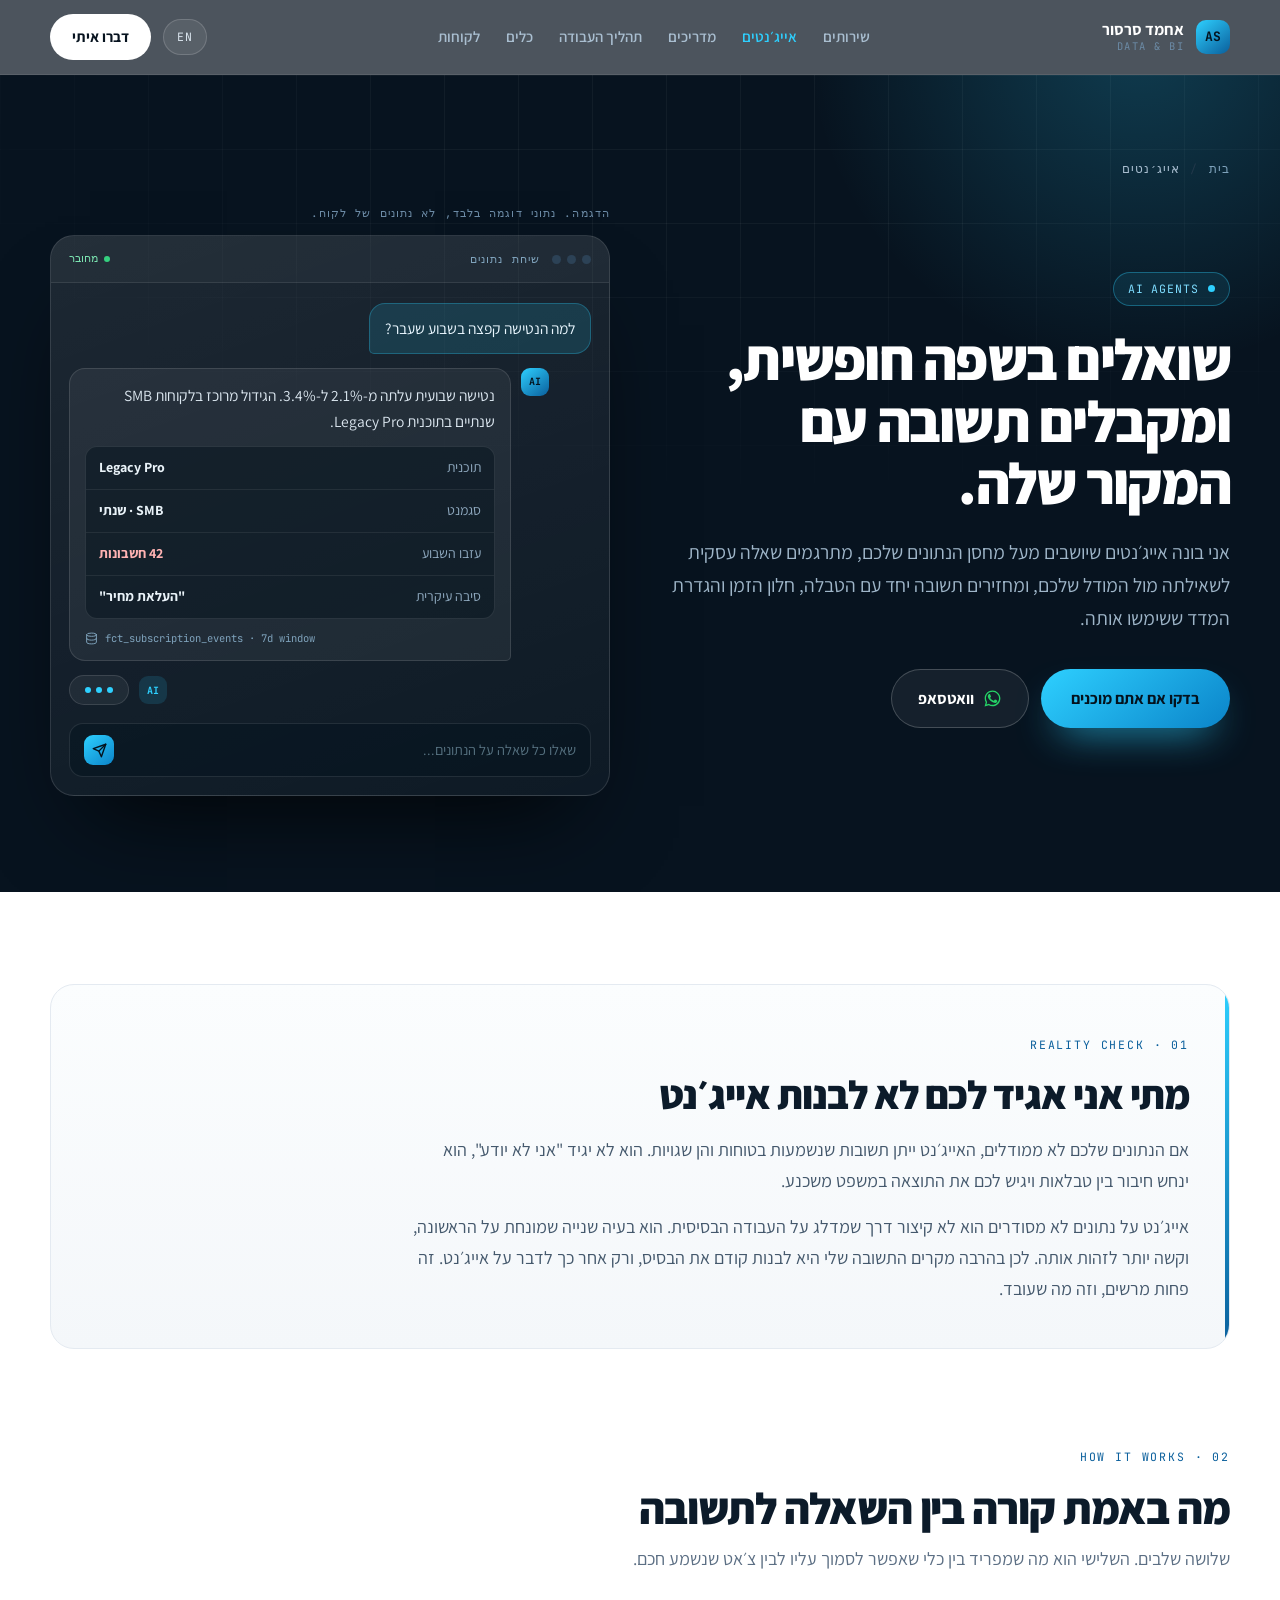
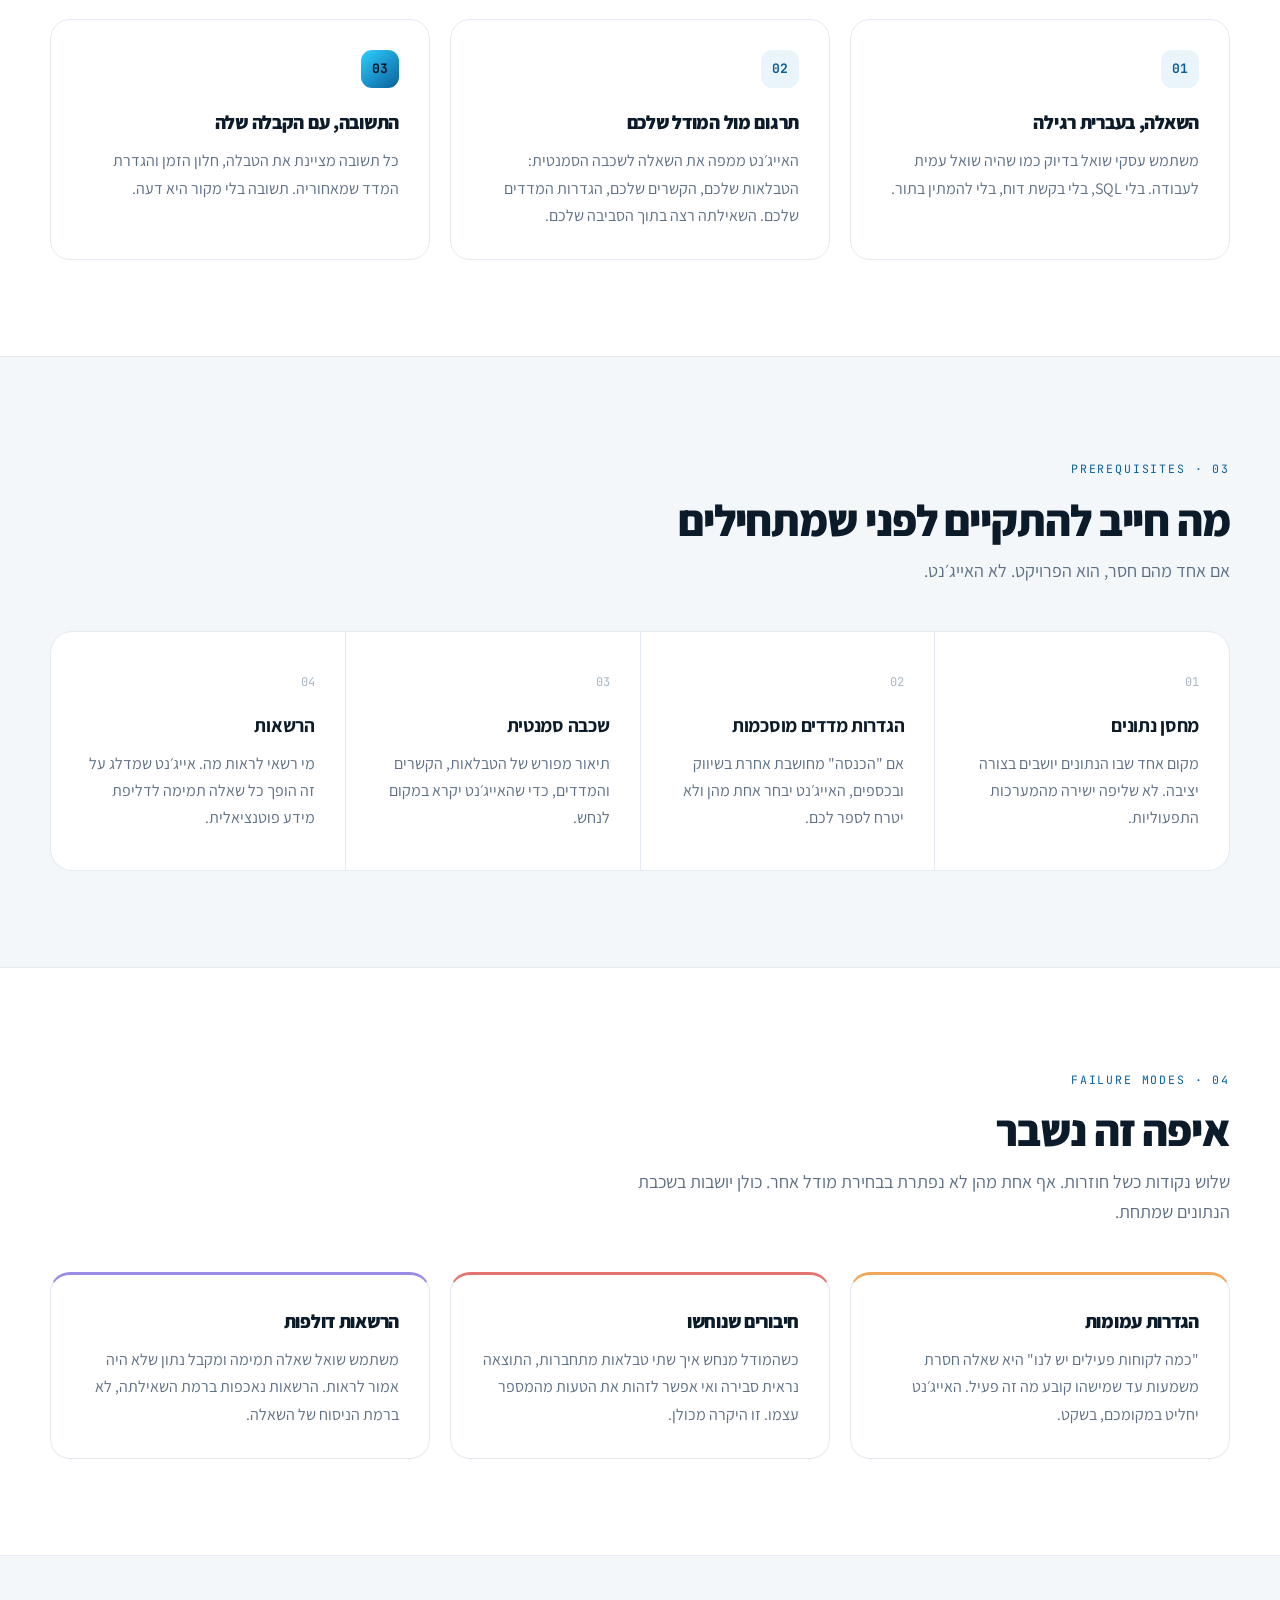
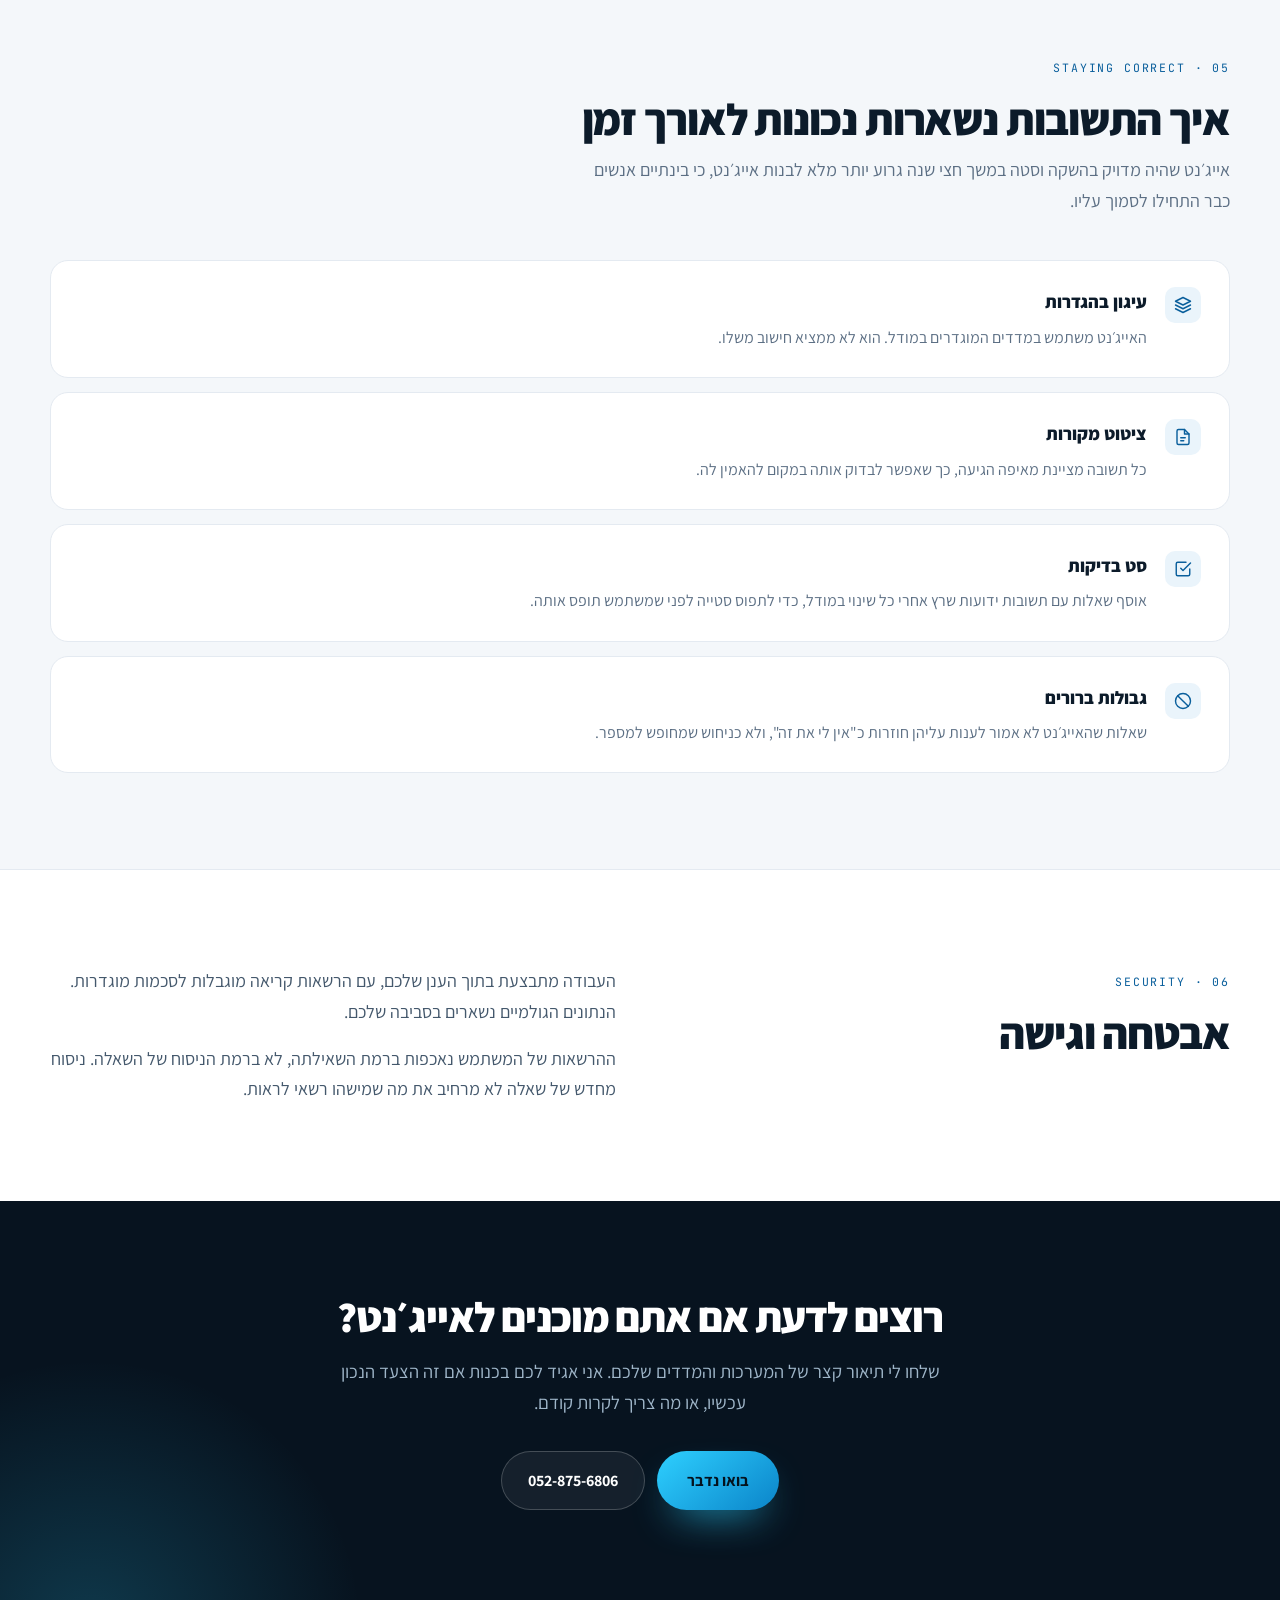
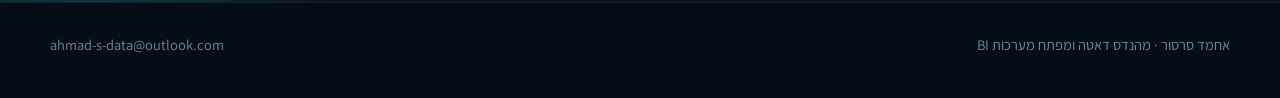
<file: agents.html>
<!DOCTYPE html>
<html lang="he">
<head>
<meta charset="utf-8">
<meta name="viewport" content="width=device-width, initial-scale=1">
<title>אייג׳נטים על הדאטה שלכם · אחמד סרסור</title>
<meta name="description" content="בניית אייג׳נטים שעונים על שאלות עסקיות בשפה חופשית מעל מחסן הנתונים שלכם, עם ציון המקור לכל תשובה. מה נדרש לפני שמתחילים, איפה זה נשבר ואיך שומרים שהתשובות יישארו נכונות.">
<link rel="canonical" href="https://ahmad-sarsor.github.io/freelancer_ahmad/agents.html">
<link rel="icon" href="assets/logos/favicon.svg" type="image/svg+xml">
<meta property="og:type" content="website">
<meta property="og:url" content="https://ahmad-sarsor.github.io/freelancer_ahmad/agents.html">
<meta property="og:title" content="אייג׳נטים על הדאטה שלכם · אחמד סרסור">
<meta property="og:description" content="אייג׳נט שעונה על שאלות עסקיות בשפה חופשית מעל מחסן הנתונים שלכם, עם ציון המקור לכל תשובה.">
<meta property="og:locale" content="he_IL">
<meta name="twitter:card" content="summary">
<meta name="theme-color" content="#07131F">
<link rel="preconnect" href="https://fonts.gstatic.com" crossorigin="crossorigin" />
<link rel="stylesheet" href="https://fonts.googleapis.com/css2?family=Assistant:wght@400;500;600;700;800&family=JetBrains+Mono:wght@400;500;700&display=swap" />
<style>
.ag0:hover { color: #fff !important }
.ag1:hover { background: rgba(255,255,255,.14) !important }
.ag2:hover { background: #2ED0FF !important }
.ag3:hover { transform: translateY(-2px) !important }
.ag4:hover { background: rgba(255,255,255,.13) !important }
.ag5:hover { background: #F7FAFD !important }
.ag6:hover { border-color: #BFD6E8 !important; transform: translateY(-3px) !important; box-shadow: 0 18px 34px -22px rgba(12,27,42,.4) !important }
.ag7:hover { background: rgba(255,255,255,.11) !important }
  body { margin: 0; background: #07131F; }
  a { color: #0A5F9C; }
  a:hover { color: #17A9EA; }
  input, textarea, select, button { font: inherit; }
  input:focus, textarea:focus, select:focus { outline: 2px solid #17A9EA; outline-offset: 2px; }
  @keyframes pulse { 0%,100% { opacity: .35; transform: scale(1); } 50% { opacity: 1; transform: scale(1.25); } }
  @keyframes blink { 0%, 60%, 100% { opacity: .25; transform: translateY(0); } 30% { opacity: 1; transform: translateY(-3px); } }
  @keyframes sheen { 0% { transform: translateX(-120%); } 100% { transform: translateX(320%); } }
</style>
</head>
<body>
<div id="top" dir="rtl" style="font-family: 'Assistant', 'Segoe UI', sans-serif; font-size: 17px; line-height: 1.7; color: #0C1B2A; background: #FFFFFF; overflow-x: hidden">

  <header style="position: sticky; top: 0; z-index: 40; background: rgba(7,19,31,.72); backdrop-filter: saturate(150%) blur(14px); border-bottom: 1px solid rgba(255,255,255,.08)">
    <div style="max-width: 1180px; margin: 0 auto; padding: 14px 28px; display: flex; align-items: center; justify-content: space-between; gap: 16px; flex-wrap: wrap">
      <a href="index.html" style="display: flex; align-items: center; gap: 12px; text-decoration: none; color: #fff">
        <span style="width: 34px; height: 34px; border-radius: 10px; flex: none; display: grid; place-items: center; background: linear-gradient(140deg, #2ED0FF, #0A5F9C); color: #04121D; font-family: 'JetBrains Mono', monospace; font-weight: 700; font-size: 13px; letter-spacing: .02em">AS</span>
        <span style="display: grid; line-height: 1.25">
          <span style="font-weight: 700; font-size: 16px; color: #fff" data-en="Ahmad Sarsor">אחמד סרסור</span>
          <span style="font-family: 'JetBrains Mono', monospace; font-size: 10.5px; letter-spacing: .14em; color: #6C8BA6; text-transform: uppercase">Data &amp; BI</span>
        </span>
      </a>
      <nav style="display: flex; gap: 26px; align-items: center; flex-wrap: wrap">
        <a href="index.html#services" style="color: #A9BED0; text-decoration: none; font-size: 15px; font-weight: 600" class="ag0" data-en="Services">שירותים</a>
        <a href="agents.html" aria-current="page" style="color: #2ED0FF; text-decoration: none; font-size: 15px; font-weight: 600" data-en="AI agents">אייג׳נטים</a>
        <a href="learn.html" style="color: #A9BED0; text-decoration: none; font-size: 15px; font-weight: 600" class="ag0" data-en="Guides">מדריכים</a>
        <a href="index.html#process" style="color: #A9BED0; text-decoration: none; font-size: 15px; font-weight: 600" class="ag0" data-en="Process">תהליך העבודה</a>
        <a href="index.html#tech" style="color: #A9BED0; text-decoration: none; font-size: 15px; font-weight: 600" class="ag0" data-en="Stack">כלים</a>
        <a href="index.html#clients" style="color: #A9BED0; text-decoration: none; font-size: 15px; font-weight: 600" class="ag0" data-en="Clients">לקוחות</a>
      </nav>
      <div style="display: flex; align-items: center; gap: 12px">
        <button type="button" id="lang-toggle" style="display: flex; align-items: center; gap: 6px; background: rgba(255,255,255,.07); border: 1px solid rgba(255,255,255,.16); color: #DCE7F0; border-radius: 999px; padding: 7px 13px; cursor: pointer; font-family: 'JetBrains Mono', monospace; font-size: 11.5px; letter-spacing: .08em" class="ag1">
          <span id="lang-label">EN</span>
        </button>
        <a href="index.html#contact" style="display: inline-flex; align-items: center; gap: 8px; padding: 10px 22px; border-radius: 999px; font-weight: 700; font-size: 15px; text-decoration: none; background: #fff; color: #07131F" class="ag2" data-en="Let's talk">דברו איתי</a>
      </div>
    </div>
  </header>

  <!-- HERO -->
  <section style="position: relative; overflow: hidden; background: #07131F; color: #fff; padding: 84px 0 96px">
    <div style="position: absolute; inset: 0; background-image: linear-gradient(rgba(255,255,255,.045) 1px, transparent 1px), linear-gradient(90deg, rgba(255,255,255,.045) 1px, transparent 1px); background-size: 74px 74px; mask-image: radial-gradient(ellipse 90% 70% at 60% 0%, #000 30%, transparent 78%)"></div>
    <div style="position: absolute; width: 760px; height: 760px; border-radius: 50%; inset-inline-start: -240px; top: -420px; background: radial-gradient(circle, rgba(46,208,255,.22), transparent 62%)"></div>
    <div style="max-width: 1180px; margin: 0 auto; padding: 0 28px; position: relative; z-index: 2">

      <nav aria-label="breadcrumb" style="display: flex; align-items: center; gap: 10px; font-family: 'JetBrains Mono', monospace; font-size: 11.5px; letter-spacing: .1em; color: #6C8BA6; margin-bottom: 26px">
        <a href="index.html" style="color: #7FA3BC; text-decoration: none" class="ag0" data-en="Home">בית</a>
        <span style="color: #22384A">/</span>
        <span style="color: #A9BED0" data-en="AI agents">אייג׳נטים</span>
      </nav>

      <div style="display: grid; grid-template-columns: repeat(auto-fit, minmax(330px, 1fr)); gap: 60px; align-items: center">
        <div>
          <span style="display: inline-flex; align-items: center; gap: 9px; border: 1px solid rgba(46,208,255,.34); background: rgba(46,208,255,.09); color: #7FDDFF; border-radius: 999px; padding: 6px 14px; font-family: 'JetBrains Mono', monospace; font-size: 11.5px; letter-spacing: .08em">
            <span style="width: 7px; height: 7px; border-radius: 50%; background: #2ED0FF; animation: pulse 2.4s ease-in-out infinite"></span>
            <span>AI AGENTS</span>
          </span>
          <h1 style="font-size: clamp(34px, 5vw, 58px); line-height: 1.07; letter-spacing: -.03em; font-weight: 800; margin: 22px 0 0; text-wrap: pretty" data-en="Ask in plain language. Get an answer with its source.">שואלים בשפה חופשית, ומקבלים תשובה עם המקור שלה.</h1>
          <p style="font-size: 19.5px; color: #9FB6C9; max-width: 560px; margin: 22px 0 0; text-wrap: pretty" data-en="I build agents that sit on top of your warehouse, translate a business question into a query against your own model, and answer with the table, the time window and the metric definition they used.">אני בונה אייג׳נטים שיושבים מעל מחסן הנתונים שלכם, מתרגמים שאלה עסקית לשאילתה מול המודל שלכם, ומחזירים תשובה יחד עם הטבלה, חלון הזמן והגדרת המדד ששימשו אותה.</p>
          <div style="display: flex; flex-wrap: wrap; gap: 12px; margin: 34px 0 0">
            <a href="index.html#contact" style="display: inline-flex; align-items: center; gap: 9px; padding: 15px 30px; border-radius: 999px; font-weight: 700; font-size: 16px; text-decoration: none; background: linear-gradient(140deg, #2ED0FF, #0B84C9); color: #04121D; box-shadow: 0 18px 40px -18px rgba(46,208,255,.9)" class="ag3" data-en="Check if you're ready">בדקו אם אתם מוכנים</a>
            <a href="https://wa.me/972528756806?text=%D7%94%D7%99%2C%20%D7%94%D7%92%D7%A2%D7%AA%D7%99%20%D7%9E%D7%94%D7%90%D7%AA%D7%A8%20%D7%A9%D7%9C%D7%9A" target="_blank" rel="noopener" style="display: inline-flex; align-items: center; gap: 9px; padding: 15px 26px; border-radius: 999px; font-weight: 700; font-size: 16px; text-decoration: none; background: rgba(255,255,255,.06); color: #fff; border: 1px solid rgba(255,255,255,.2)" class="ag4">
              <svg viewBox="0 0 24 24" width="19" height="19" fill="#25D366" aria-hidden="true"><path d="M12.04 2C6.58 2 2.13 6.45 2.13 11.91c0 1.75.46 3.45 1.32 4.95L2 22l5.25-1.38a9.9 9.9 0 0 0 4.79 1.22h.01c5.46 0 9.9-4.45 9.9-9.91 0-2.65-1.03-5.14-2.9-7.01A9.82 9.82 0 0 0 12.04 2zm0 18.02h-.01a8.2 8.2 0 0 1-4.19-1.15l-.3-.18-3.12.82.83-3.04-.2-.31a8.24 8.24 0 0 1-1.26-4.39c0-4.54 3.7-8.23 8.25-8.23a8.2 8.2 0 0 1 5.82 2.42 8.18 8.18 0 0 1 2.41 5.82c0 4.54-3.7 8.24-8.23 8.24z"></path><path d="M17.47 14.38c-.3-.15-1.75-.86-2.02-.96-.27-.1-.47-.15-.67.15-.2.3-.77.96-.94 1.16-.17.2-.35.22-.64.08-.3-.15-1.25-.46-2.38-1.47-.88-.78-1.48-1.75-1.65-2.05-.17-.3-.02-.46.13-.6.13-.13.3-.35.45-.52.15-.17.2-.3.3-.5.1-.2.05-.37-.03-.52-.07-.15-.67-1.61-.92-2.21-.24-.58-.49-.5-.67-.51h-.57c-.2 0-.52.07-.79.37-.27.3-1.04 1.01-1.04 2.47s1.06 2.87 1.21 3.07c.15.2 2.1 3.2 5.08 4.49.71.3 1.26.49 1.69.63.71.22 1.36.19 1.87.12.57-.09 1.75-.72 2-1.41.25-.69.25-1.28.17-1.41-.07-.13-.27-.2-.57-.35z"></path></svg>
              <span data-en="WhatsApp">וואטסאפ</span>
            </a>
          </div>
        </div>

        <!-- CHAT MOCK -->
        <div>
          <p style="font-family: 'JetBrains Mono', monospace; font-size: 11px; letter-spacing: .1em; color: #6C8BA6; margin: 0 0 12px; text-transform: uppercase" data-en="Illustration. Sample data, not a client's.">הדגמה. נתוני דוגמה בלבד, לא נתונים של לקוח.</p>
          <div style="background: linear-gradient(160deg, rgba(255,255,255,.09), rgba(255,255,255,.03)); border: 1px solid rgba(255,255,255,.13); border-radius: 24px; overflow: hidden; box-shadow: 0 50px 90px -40px rgba(0,0,0,.85)">

            <div style="display: flex; align-items: center; gap: 12px; padding: 14px 18px; border-bottom: 1px solid rgba(255,255,255,.09); background: rgba(255,255,255,.03)">
              <span style="display: flex; gap: 6px">
                <i style="width: 9px; height: 9px; border-radius: 50%; background: #2C4256; display: block"></i>
                <i style="width: 9px; height: 9px; border-radius: 50%; background: #2C4256; display: block"></i>
                <i style="width: 9px; height: 9px; border-radius: 50%; background: #2C4256; display: block"></i>
              </span>
              <span style="font-family: 'JetBrains Mono', monospace; font-size: 11px; letter-spacing: .1em; color: #7FA3BC; flex: 1" data-en="DATA CHAT">שיחת נתונים</span>
              <span style="display: inline-flex; align-items: center; gap: 6px; font-family: 'JetBrains Mono', monospace; font-size: 10.5px; color: #7BE3B0">
                <span style="width: 6px; height: 6px; border-radius: 50%; background: #35D07F"></span>
                <span data-en="CONNECTED">מחובר</span>
              </span>
            </div>

            <div style="padding: 20px 18px 18px; display: grid; gap: 14px">

              <div style="justify-self: start; max-width: 82%; background: rgba(46,208,255,.14); border: 1px solid rgba(46,208,255,.28); color: #EAF7FF; border-radius: 16px 16px 16px 5px; padding: 11px 15px; font-size: 15.5px" data-en="Why did churn jump last week?">למה הנטישה קפצה בשבוע שעבר?</div>

              <div style="justify-self: end; max-width: 92%; display: flex; gap: 10px; align-items: flex-start">
                <span style="width: 28px; height: 28px; border-radius: 9px; flex: none; display: grid; place-items: center; background: linear-gradient(140deg, #2ED0FF, #0A5F9C); color: #04121D; font-family: 'JetBrains Mono', monospace; font-weight: 700; font-size: 10px">AI</span>
                <div style="background: rgba(255,255,255,.06); border: 1px solid rgba(255,255,255,.12); border-radius: 16px 16px 5px 16px; padding: 13px 15px; font-size: 15.5px; color: #DCE7F0">
                  <span data-en="Weekly churn moved from 2.1% to 3.4%. The increase is concentrated in annual SMB accounts on the Legacy Pro plan.">נטישה שבועית עלתה מ-2.1% ל-3.4%. הגידול מרוכז בלקוחות SMB שנתיים בתוכנית Legacy Pro.</span>
                  <div style="margin-top: 12px; background: rgba(4,18,29,.5); border: 1px solid rgba(255,255,255,.1); border-radius: 12px; overflow: hidden">
                    <div style="display: flex; justify-content: space-between; gap: 12px; padding: 9px 13px; border-bottom: 1px solid rgba(255,255,255,.07); font-size: 14px">
                      <span style="color: #8FA9BF" data-en="Plan">תוכנית</span><b style="color: #EAF3F9">Legacy Pro</b>
                    </div>
                    <div style="display: flex; justify-content: space-between; gap: 12px; padding: 9px 13px; border-bottom: 1px solid rgba(255,255,255,.07); font-size: 14px">
                      <span style="color: #8FA9BF" data-en="Segment">סגמנט</span><b style="color: #EAF3F9" data-en="SMB · annual">SMB · שנתי</b>
                    </div>
                    <div style="display: flex; justify-content: space-between; gap: 12px; padding: 9px 13px; border-bottom: 1px solid rgba(255,255,255,.07); font-size: 14px">
                      <span style="color: #8FA9BF" data-en="Left this week">עזבו השבוע</span><b style="color: #FFB3B3" data-en="42 accounts">42 חשבונות</b>
                    </div>
                    <div style="display: flex; justify-content: space-between; gap: 12px; padding: 9px 13px; font-size: 14px">
                      <span style="color: #8FA9BF" data-en="Top reason">סיבה עיקרית</span><b style="color: #EAF3F9" data-en="&quot;Price increase&quot;">"העלאת מחיר"</b>
                    </div>
                  </div>
                  <div dir="ltr" style="margin-top: 11px; display: flex; align-items: center; gap: 7px; font-family: 'JetBrains Mono', monospace; font-size: 10.5px; color: #7FA3BC; text-align: left">
                    <svg viewBox="0 0 24 24" fill="none" stroke="currentColor" stroke-width="1.8" stroke-linecap="round" stroke-linejoin="round" style="width: 13px; height: 13px; flex: none" aria-hidden="true"><ellipse cx="12" cy="5" rx="9" ry="3"></ellipse><path d="M3 5v14c0 1.66 4.03 3 9 3s9-1.34 9-3V5"></path><path d="M3 12c0 1.66 4.03 3 9 3s9-1.34 9-3"></path></svg>
                    <span>fct_subscription_events · 7d window</span>
                  </div>
                </div>
              </div>

              <div style="justify-self: end; display: flex; gap: 10px; align-items: center">
                <span style="width: 28px; height: 28px; border-radius: 9px; flex: none; display: grid; place-items: center; background: rgba(46,208,255,.14); color: #2ED0FF; font-family: 'JetBrains Mono', monospace; font-weight: 700; font-size: 10px">AI</span>
                <span style="display: inline-flex; gap: 5px; align-items: center; background: rgba(255,255,255,.06); border: 1px solid rgba(255,255,255,.12); border-radius: 999px; padding: 11px 15px">
                  <i style="width: 6px; height: 6px; border-radius: 50%; background: #2ED0FF; display: block; animation: blink 1.4s ease-in-out infinite"></i>
                  <i style="width: 6px; height: 6px; border-radius: 50%; background: #2ED0FF; display: block; animation: blink 1.4s ease-in-out .2s infinite"></i>
                  <i style="width: 6px; height: 6px; border-radius: 50%; background: #2ED0FF; display: block; animation: blink 1.4s ease-in-out .4s infinite"></i>
                </span>
              </div>

              <div style="display: flex; gap: 9px; align-items: center; margin-top: 4px; background: rgba(4,18,29,.45); border: 1px solid rgba(255,255,255,.1); border-radius: 14px; padding: 11px 14px">
                <span style="flex: 1; font-size: 14.5px; color: #55707F" data-en="Ask anything about your data...">שאלו כל שאלה על הנתונים...</span>
                <span style="width: 30px; height: 30px; border-radius: 9px; flex: none; display: grid; place-items: center; background: linear-gradient(140deg, #2ED0FF, #0B84C9); color: #04121D">
                  <svg viewBox="0 0 24 24" fill="none" stroke="currentColor" stroke-width="2.2" stroke-linecap="round" stroke-linejoin="round" style="width: 15px; height: 15px" aria-hidden="true"><path d="M22 2 11 13"></path><path d="M22 2l-7 20-4-9-9-4 20-7z"></path></svg>
                </span>
              </div>

            </div>
          </div>
        </div>
      </div>
    </div>
  </section>

  <!-- 01 · WHEN NOT TO -->
  <section style="padding: 92px 0; background: #fff">
    <div style="max-width: 1180px; margin: 0 auto; padding: 0 28px">
      <div data-reveal="1" style="position: relative; border: 1px solid #E4EAF1; border-radius: 24px; background: linear-gradient(180deg, #FBFDFE, #F4F7FA); padding: 44px 40px; overflow: hidden">
        <span style="position: absolute; inset-block: 0; inset-inline-start: 0; width: 4px; background: linear-gradient(#2ED0FF, #0A5F9C)"></span>
        <span style="font-family: 'JetBrains Mono', monospace; font-size: 11.5px; letter-spacing: .16em; color: #0A5F9C; text-transform: uppercase">01 · Reality check</span>
        <h2 style="font-size: clamp(28px, 3.8vw, 40px); line-height: 1.12; letter-spacing: -.025em; font-weight: 800; margin: 14px 0 18px; max-width: 720px" data-en="When I will tell you not to build an agent">מתי אני אגיד לכם לא לבנות אייג׳נט</h2>
        <p style="color: #44586C; margin: 0 0 16px; font-size: 18px; max-width: 780px; text-wrap: pretty" data-en="If your data isn't modelled, an agent will produce answers that sound confident and are wrong. It will not say &quot;I don't know&quot;. It will guess a join between two tables and hand you the result in a convincing sentence.">אם הנתונים שלכם לא ממודלים, האייג׳נט ייתן תשובות שנשמעות בטוחות והן שגויות. הוא לא יגיד "אני לא יודע", הוא ינחש חיבור בין טבלאות ויגיש לכם את התוצאה במשפט משכנע.</p>
        <p style="color: #44586C; margin: 0; font-size: 18px; max-width: 780px; text-wrap: pretty" data-en="An agent on messy data is not a shortcut past the groundwork. It is a second problem layered on the first one, and harder to spot. So in many cases my answer is to build the foundation first and talk about an agent after. Less impressive, and it is what works.">אייג׳נט על נתונים לא מסודרים הוא לא קיצור דרך שמדלג על העבודה הבסיסית. הוא בעיה שנייה שמונחת על הראשונה, וקשה יותר לזהות אותה. לכן בהרבה מקרים התשובה שלי היא לבנות קודם את הבסיס, ורק אחר כך לדבר על אייג׳נט. זה פחות מרשים, וזה מה שעובד.</p>
      </div>
    </div>
  </section>

  <!-- 02 · HOW IT WORKS -->
  <section style="padding: 0 0 96px; background: #fff">
    <div style="max-width: 1180px; margin: 0 auto; padding: 0 28px">
      <div data-reveal="1" style="margin-bottom: 44px">
        <span style="font-family: 'JetBrains Mono', monospace; font-size: 11.5px; letter-spacing: .16em; color: #0A5F9C; text-transform: uppercase">02 · How it works</span>
        <h2 style="font-size: clamp(30px, 4.2vw, 44px); line-height: 1.1; letter-spacing: -.025em; font-weight: 800; margin: 14px 0 12px" data-en="What actually happens between the question and the answer">מה באמת קורה בין השאלה לתשובה</h2>
        <p style="color: #5C6F84; margin: 0; font-size: 18px; max-width: 640px; text-wrap: pretty" data-en="Three steps. The third one is what separates a tool you can rely on from a chat that sounds smart.">שלושה שלבים. השלישי הוא מה שמפריד בין כלי שאפשר לסמוך עליו לבין צ׳אט שנשמע חכם.</p>
      </div>
      <div style="display: grid; grid-template-columns: repeat(auto-fit, minmax(270px, 1fr)); gap: 20px">
        <div data-reveal="1" style="background: #fff; border: 1px solid #E4EAF1; border-radius: 20px; padding: 30px; transition: border-color .25s, transform .25s, box-shadow .25s" class="ag6">
          <span style="display: grid; place-items: center; width: 38px; height: 38px; border-radius: 11px; background: #EAF4FB; color: #0A5F9C; font-family: 'JetBrains Mono', monospace; font-weight: 700; font-size: 13px; margin-bottom: 18px">01</span>
          <h3 style="font-size: 19px; font-weight: 800; letter-spacing: -.015em; margin: 0 0 9px" data-en="The question, in plain Hebrew">השאלה, בעברית רגילה</h3>
          <p style="margin: 0; color: #5C6F84; font-size: 16px; line-height: 1.7" data-en="A business user asks the way they'd ask a colleague. No SQL, no report request, no waiting in a queue.">משתמש עסקי שואל בדיוק כמו שהיה שואל עמית לעבודה. בלי SQL, בלי בקשת דוח, בלי להמתין בתור.</p>
        </div>
        <div data-reveal="1" style="background: #fff; border: 1px solid #E4EAF1; border-radius: 20px; padding: 30px; transition: border-color .25s, transform .25s, box-shadow .25s" class="ag6">
          <span style="display: grid; place-items: center; width: 38px; height: 38px; border-radius: 11px; background: #EAF4FB; color: #0A5F9C; font-family: 'JetBrains Mono', monospace; font-weight: 700; font-size: 13px; margin-bottom: 18px">02</span>
          <h3 style="font-size: 19px; font-weight: 800; letter-spacing: -.015em; margin: 0 0 9px" data-en="Translation against your model">תרגום מול המודל שלכם</h3>
          <p style="margin: 0; color: #5C6F84; font-size: 16px; line-height: 1.7" data-en="The agent maps the question onto the semantic layer: your tables, your relationships, your metric definitions. It runs the query inside your environment.">האייג׳נט ממפה את השאלה לשכבה הסמנטית: הטבלאות שלכם, הקשרים שלכם, הגדרות המדדים שלכם. השאילתה רצה בתוך הסביבה שלכם.</p>
        </div>
        <div data-reveal="1" style="background: #fff; border: 1px solid #E4EAF1; border-radius: 20px; padding: 30px; transition: border-color .25s, transform .25s, box-shadow .25s" class="ag6">
          <span style="display: grid; place-items: center; width: 38px; height: 38px; border-radius: 11px; background: linear-gradient(140deg, #2ED0FF, #0A5F9C); color: #04121D; font-family: 'JetBrains Mono', monospace; font-weight: 700; font-size: 13px; margin-bottom: 18px">03</span>
          <h3 style="font-size: 19px; font-weight: 800; letter-spacing: -.015em; margin: 0 0 9px" data-en="The answer, with its receipt">התשובה, עם הקבלה שלה</h3>
          <p style="margin: 0; color: #5C6F84; font-size: 16px; line-height: 1.7" data-en="Every answer names the table, the time window and the metric definition behind it. An answer without a source is an opinion.">כל תשובה מציינת את הטבלה, חלון הזמן והגדרת המדד שמאחוריה. תשובה בלי מקור היא דעה.</p>
        </div>
      </div>
    </div>
  </section>

  <!-- 03 · PREREQUISITES -->
  <section style="padding: 96px 0; background: #F4F7FA; border-top: 1px solid #E4EAF1; border-bottom: 1px solid #E4EAF1">
    <div style="max-width: 1180px; margin: 0 auto; padding: 0 28px">
      <div data-reveal="1" style="margin-bottom: 44px">
        <span style="font-family: 'JetBrains Mono', monospace; font-size: 11.5px; letter-spacing: .16em; color: #0A5F9C; text-transform: uppercase">03 · Prerequisites</span>
        <h2 style="font-size: clamp(30px, 4.2vw, 44px); line-height: 1.1; letter-spacing: -.025em; font-weight: 800; margin: 14px 0 12px" data-en="What has to be in place before we start">מה חייב להתקיים לפני שמתחילים</h2>
        <p style="color: #5C6F84; margin: 0; font-size: 18px; max-width: 640px; text-wrap: pretty" data-en="If one of these is missing, that is the project. Not the agent.">אם אחד מהם חסר, הוא הפרויקט. לא האייג׳נט.</p>
      </div>
      <div style="display: grid; grid-template-columns: repeat(auto-fit, minmax(280px, 1fr)); gap: 1px; background: #E4EAF1; border: 1px solid #E4EAF1; border-radius: 22px; overflow: hidden">
        <article data-reveal="1" style="background: #fff; padding: 34px 30px 38px" class="ag5">
          <span style="font-family: 'JetBrains Mono', monospace; font-size: 12px; color: #A7B7C6">01</span>
          <h3 style="font-size: 19px; font-weight: 700; letter-spacing: -.015em; margin: 14px 0 9px" data-en="A warehouse">מחסן נתונים</h3>
          <p style="margin: 0; color: #5C6F84; font-size: 16px; line-height: 1.7" data-en="One place where the data sits in a stable shape. Not a live query straight into the operational systems.">מקום אחד שבו הנתונים יושבים בצורה יציבה. לא שליפה ישירה מהמערכות התפעוליות.</p>
        </article>
        <article data-reveal="1" style="background: #fff; padding: 34px 30px 38px" class="ag5">
          <span style="font-family: 'JetBrains Mono', monospace; font-size: 12px; color: #A7B7C6">02</span>
          <h3 style="font-size: 19px; font-weight: 700; letter-spacing: -.015em; margin: 14px 0 9px" data-en="Agreed metric definitions">הגדרות מדדים מוסכמות</h3>
          <p style="margin: 0; color: #5C6F84; font-size: 16px; line-height: 1.7" data-en="If revenue is calculated one way in marketing and another in finance, the agent will pick one of them and will not mention that it did.">אם "הכנסה" מחושבת אחרת בשיווק ובכספים, האייג׳נט יבחר אחת מהן ולא יטרח לספר לכם.</p>
        </article>
        <article data-reveal="1" style="background: #fff; padding: 34px 30px 38px" class="ag5">
          <span style="font-family: 'JetBrains Mono', monospace; font-size: 12px; color: #A7B7C6">03</span>
          <h3 style="font-size: 19px; font-weight: 700; letter-spacing: -.015em; margin: 14px 0 9px" data-en="A semantic layer">שכבה סמנטית</h3>
          <p style="margin: 0; color: #5C6F84; font-size: 16px; line-height: 1.7" data-en="An explicit description of the tables, the relationships and the metrics, so the agent reads instead of guessing.">תיאור מפורש של הטבלאות, הקשרים והמדדים, כדי שהאייג׳נט יקרא במקום לנחש.</p>
        </article>
        <article data-reveal="1" style="background: #fff; padding: 34px 30px 38px" class="ag5">
          <span style="font-family: 'JetBrains Mono', monospace; font-size: 12px; color: #A7B7C6">04</span>
          <h3 style="font-size: 19px; font-weight: 700; letter-spacing: -.015em; margin: 14px 0 9px" data-en="Permissions">הרשאות</h3>
          <p style="margin: 0; color: #5C6F84; font-size: 16px; line-height: 1.7" data-en="Who is allowed to see what. An agent that skips this turns every innocent question into a potential data leak.">מי רשאי לראות מה. אייג׳נט שמדלג על זה הופך כל שאלה תמימה לדליפת מידע פוטנציאלית.</p>
        </article>
      </div>
    </div>
  </section>

  <!-- 04 · WHERE IT BREAKS -->
  <section style="padding: 96px 0; background: #fff">
    <div style="max-width: 1180px; margin: 0 auto; padding: 0 28px">
      <div data-reveal="1" style="margin-bottom: 44px">
        <span style="font-family: 'JetBrains Mono', monospace; font-size: 11.5px; letter-spacing: .16em; color: #0A5F9C; text-transform: uppercase">04 · Failure modes</span>
        <h2 style="font-size: clamp(30px, 4.2vw, 44px); line-height: 1.1; letter-spacing: -.025em; font-weight: 800; margin: 14px 0 12px" data-en="Where it breaks">איפה זה נשבר</h2>
        <p style="color: #5C6F84; margin: 0; font-size: 18px; max-width: 640px; text-wrap: pretty" data-en="Three recurring failures. None of them is solved by picking a different model. All three live in the data layer underneath.">שלוש נקודות כשל חוזרות. אף אחת מהן לא נפתרת בבחירת מודל אחר. כולן יושבות בשכבת הנתונים שמתחת.</p>
      </div>
      <div style="display: grid; grid-template-columns: repeat(auto-fit, minmax(290px, 1fr)); gap: 20px">
        <div data-reveal="1" style="background: #fff; border: 1px solid #E4EAF1; border-radius: 20px; padding: 30px; border-top: 3px solid #F2A65A">
          <h3 style="font-size: 19px; font-weight: 800; letter-spacing: -.015em; margin: 0 0 9px" data-en="Vague definitions">הגדרות עמומות</h3>
          <p style="margin: 0; color: #5C6F84; font-size: 16px; line-height: 1.7" data-en="&quot;How many active customers do we have&quot; is meaningless until somebody decides what active means. The agent will decide for you, silently.">"כמה לקוחות פעילים יש לנו" היא שאלה חסרת משמעות עד שמישהו קובע מה זה פעיל. האייג׳נט יחליט במקומכם, בשקט.</p>
        </div>
        <div data-reveal="1" style="background: #fff; border: 1px solid #E4EAF1; border-radius: 20px; padding: 30px; border-top: 3px solid #E5736F">
          <h3 style="font-size: 19px; font-weight: 800; letter-spacing: -.015em; margin: 0 0 9px" data-en="Guessed joins">חיבורים שנוחשו</h3>
          <p style="margin: 0; color: #5C6F84; font-size: 16px; line-height: 1.7" data-en="When the model guesses how two tables connect, the result looks reasonable and the number itself gives nothing away. This is the expensive one.">כשהמודל מנחש איך שתי טבלאות מתחברות, התוצאה נראית סבירה ואי אפשר לזהות את הטעות מהמספר עצמו. זו היקרה מכולן.</p>
        </div>
        <div data-reveal="1" style="background: #fff; border: 1px solid #E4EAF1; border-radius: 20px; padding: 30px; border-top: 3px solid #9B8AE6">
          <h3 style="font-size: 19px; font-weight: 800; letter-spacing: -.015em; margin: 0 0 9px" data-en="Leaky permissions">הרשאות דולפות</h3>
          <p style="margin: 0; color: #5C6F84; font-size: 16px; line-height: 1.7" data-en="A user asks an innocent question and gets back a figure they were never meant to see. Permissions have to be enforced at the query, not at the phrasing.">משתמש שואל שאלה תמימה ומקבל נתון שלא היה אמור לראות. הרשאות נאכפות ברמת השאילתה, לא ברמת הניסוח של השאלה.</p>
        </div>
      </div>
    </div>
  </section>

  <!-- 05 · STAYING CORRECT -->
  <section style="padding: 96px 0; background: #F4F7FA; border-top: 1px solid #E4EAF1; border-bottom: 1px solid #E4EAF1">
    <div style="max-width: 1180px; margin: 0 auto; padding: 0 28px">
      <div data-reveal="1" style="margin-bottom: 44px">
        <span style="font-family: 'JetBrains Mono', monospace; font-size: 11.5px; letter-spacing: .16em; color: #0A5F9C; text-transform: uppercase">05 · Staying correct</span>
        <h2 style="font-size: clamp(30px, 4.2vw, 44px); line-height: 1.1; letter-spacing: -.025em; font-weight: 800; margin: 14px 0 12px" data-en="How the answers stay right over time">איך התשובות נשארות נכונות לאורך זמן</h2>
        <p style="color: #5C6F84; margin: 0; font-size: 18px; max-width: 640px; text-wrap: pretty" data-en="An agent that was accurate at launch and drifted for six months is worse than no agent, because people have already started trusting it.">אייג׳נט שהיה מדויק בהשקה וסטה במשך חצי שנה גרוע יותר מלא לבנות אייג׳נט, כי בינתיים אנשים כבר התחילו לסמוך עליו.</p>
      </div>
      <div style="display: grid; gap: 14px">
        <div data-reveal="1" style="display: flex; gap: 18px; align-items: flex-start; background: #fff; border: 1px solid #E4EAF1; border-radius: 18px; padding: 26px 28px">
          <span style="display: grid; place-items: center; width: 36px; height: 36px; border-radius: 10px; flex: none; background: #EAF4FB; color: #0A5F9C">
            <svg viewBox="0 0 24 24" fill="none" stroke="currentColor" stroke-width="1.9" stroke-linecap="round" stroke-linejoin="round" style="width: 18px; height: 18px" aria-hidden="true"><path d="M12 2 2 7l10 5 10-5-10-5z"></path><path d="M2 17l10 5 10-5"></path><path d="M2 12l10 5 10-5"></path></svg>
          </span>
          <div>
            <h3 style="font-size: 18px; font-weight: 800; margin: 0 0 6px" data-en="Anchored to the definitions">עיגון בהגדרות</h3>
            <p style="margin: 0; color: #5C6F84; font-size: 16px; line-height: 1.7" data-en="The agent uses the metrics defined in the model. It does not invent a calculation of its own.">האייג׳נט משתמש במדדים המוגדרים במודל. הוא לא ממציא חישוב משלו.</p>
          </div>
        </div>
        <div data-reveal="1" style="display: flex; gap: 18px; align-items: flex-start; background: #fff; border: 1px solid #E4EAF1; border-radius: 18px; padding: 26px 28px">
          <span style="display: grid; place-items: center; width: 36px; height: 36px; border-radius: 10px; flex: none; background: #EAF4FB; color: #0A5F9C">
            <svg viewBox="0 0 24 24" fill="none" stroke="currentColor" stroke-width="1.9" stroke-linecap="round" stroke-linejoin="round" style="width: 18px; height: 18px" aria-hidden="true"><path d="M14 2H6a2 2 0 0 0-2 2v16a2 2 0 0 0 2 2h12a2 2 0 0 0 2-2V8z"></path><path d="M14 2v6h6"></path><path d="M9 13h6M9 17h4"></path></svg>
          </span>
          <div>
            <h3 style="font-size: 18px; font-weight: 800; margin: 0 0 6px" data-en="Sources on every answer">ציטוט מקורות</h3>
            <p style="margin: 0; color: #5C6F84; font-size: 16px; line-height: 1.7" data-en="Every answer states where it came from, so anyone can check it instead of taking it on faith.">כל תשובה מציינת מאיפה הגיעה, כך שאפשר לבדוק אותה במקום להאמין לה.</p>
          </div>
        </div>
        <div data-reveal="1" style="display: flex; gap: 18px; align-items: flex-start; background: #fff; border: 1px solid #E4EAF1; border-radius: 18px; padding: 26px 28px">
          <span style="display: grid; place-items: center; width: 36px; height: 36px; border-radius: 10px; flex: none; background: #EAF4FB; color: #0A5F9C">
            <svg viewBox="0 0 24 24" fill="none" stroke="currentColor" stroke-width="1.9" stroke-linecap="round" stroke-linejoin="round" style="width: 18px; height: 18px" aria-hidden="true"><path d="M9 11l3 3L22 4"></path><path d="M21 12v7a2 2 0 0 1-2 2H5a2 2 0 0 1-2-2V5a2 2 0 0 1 2-2h11"></path></svg>
          </span>
          <div>
            <h3 style="font-size: 18px; font-weight: 800; margin: 0 0 6px" data-en="A regression test set">סט בדיקות</h3>
            <p style="margin: 0; color: #5C6F84; font-size: 16px; line-height: 1.7" data-en="A collection of questions with known answers that runs after every change to the model, so drift gets caught before a user does.">אוסף שאלות עם תשובות ידועות שרץ אחרי כל שינוי במודל, כדי לתפוס סטייה לפני שמשתמש תופס אותה.</p>
          </div>
        </div>
        <div data-reveal="1" style="display: flex; gap: 18px; align-items: flex-start; background: #fff; border: 1px solid #E4EAF1; border-radius: 18px; padding: 26px 28px">
          <span style="display: grid; place-items: center; width: 36px; height: 36px; border-radius: 10px; flex: none; background: #EAF4FB; color: #0A5F9C">
            <svg viewBox="0 0 24 24" fill="none" stroke="currentColor" stroke-width="1.9" stroke-linecap="round" stroke-linejoin="round" style="width: 18px; height: 18px" aria-hidden="true"><circle cx="12" cy="12" r="10"></circle><path d="M4.9 4.9l14.2 14.2"></path></svg>
          </span>
          <div>
            <h3 style="font-size: 18px; font-weight: 800; margin: 0 0 6px" data-en="Explicit boundaries">גבולות ברורים</h3>
            <p style="margin: 0; color: #5C6F84; font-size: 16px; line-height: 1.7" data-en="Questions the agent should not answer come back as &quot;I don't have that&quot;, not as a guess dressed up as a number.">שאלות שהאייג׳נט לא אמור לענות עליהן חוזרות כ"אין לי את זה", ולא כניחוש שמחופש למספר.</p>
          </div>
        </div>
      </div>
    </div>
  </section>

  <!-- 06 · SECURITY -->
  <section style="padding: 96px 0; background: #fff">
    <div style="max-width: 1180px; margin: 0 auto; padding: 0 28px">
      <div data-reveal="1" style="display: grid; grid-template-columns: repeat(auto-fit, minmax(300px, 1fr)); gap: 48px; align-items: start">
        <div>
          <span style="font-family: 'JetBrains Mono', monospace; font-size: 11.5px; letter-spacing: .16em; color: #0A5F9C; text-transform: uppercase">06 · Security</span>
          <h2 style="font-size: clamp(30px, 4.2vw, 44px); line-height: 1.1; letter-spacing: -.025em; font-weight: 800; margin: 14px 0 0" data-en="Security and access">אבטחה וגישה</h2>
        </div>
        <div>
          <p style="color: #44586C; margin: 0 0 16px; font-size: 18px; text-wrap: pretty" data-en="The work happens inside your own cloud, with read permissions limited to defined schemas. Your raw data stays in your environment.">העבודה מתבצעת בתוך הענן שלכם, עם הרשאות קריאה מוגבלות לסכמות מוגדרות. הנתונים הגולמיים נשארים בסביבה שלכם.</p>
          <p style="color: #44586C; margin: 0; font-size: 18px; text-wrap: pretty" data-en="A user's permissions are enforced at the query level, not at the level of how the question was phrased. Rewording a question does not widen what someone is allowed to see.">ההרשאות של המשתמש נאכפות ברמת השאילתה, לא ברמת הניסוח של השאלה. ניסוח מחדש של שאלה לא מרחיב את מה שמישהו רשאי לראות.</p>
        </div>
      </div>
    </div>
  </section>

  <!-- CTA -->
  <section style="position: relative; overflow: hidden; background: #07131F; color: #fff; padding: 92px 0">
    <div style="position: absolute; width: 620px; height: 620px; border-radius: 50%; inset-inline-end: -220px; bottom: -340px; background: radial-gradient(circle, rgba(46,208,255,.2), transparent 62%)"></div>
    <div style="max-width: 1180px; margin: 0 auto; padding: 0 28px; position: relative; z-index: 2; text-align: center">
      <h2 style="font-size: clamp(28px, 4vw, 42px); line-height: 1.12; letter-spacing: -.025em; font-weight: 800; margin: 0 auto 16px; max-width: 640px; text-wrap: pretty" data-en="Want to know whether you're ready for an agent?">רוצים לדעת אם אתם מוכנים לאייג׳נט?</h2>
      <p style="color: #9FB6C9; font-size: 18.5px; margin: 0 auto 32px; max-width: 620px; text-wrap: pretty" data-en="Send me a short description of your systems and metrics. I'll tell you honestly whether this is the right move now, or what needs to happen first.">שלחו לי תיאור קצר של המערכות והמדדים שלכם. אני אגיד לכם בכנות אם זה הצעד הנכון עכשיו, או מה צריך לקרות קודם.</p>
      <div style="display: flex; flex-wrap: wrap; gap: 12px; justify-content: center">
        <a href="index.html#contact" style="display: inline-flex; align-items: center; gap: 9px; padding: 15px 30px; border-radius: 999px; font-weight: 700; font-size: 16px; text-decoration: none; background: linear-gradient(140deg, #2ED0FF, #0B84C9); color: #04121D; box-shadow: 0 18px 40px -18px rgba(46,208,255,.9)" class="ag3" data-en="Start a conversation">בואו נדבר</a>
        <a href="tel:+972528756806" dir="ltr" style="display: inline-flex; align-items: center; gap: 9px; padding: 15px 26px; border-radius: 999px; font-weight: 700; font-size: 16px; text-decoration: none; background: rgba(255,255,255,.06); color: #fff; border: 1px solid rgba(255,255,255,.2)" class="ag4">052-875-6806</a>
      </div>
    </div>
  </section>

  <footer style="background: #050E17; color: #6C8BA6; padding: 30px 0 40px; border-top: 1px solid rgba(255,255,255,.07)">
    <div style="max-width: 1180px; margin: 0 auto; padding: 0 28px; display: flex; align-items: center; justify-content: space-between; gap: 16px; flex-wrap: wrap; font-size: 14.5px">
      <span data-en="Ahmad Sarsor · Data Engineer &amp; BI Developer">אחמד סרסור · מהנדס דאטה ומפתח מערכות BI</span>
      <a href="mailto:ahmad-s-data@outlook.com" dir="ltr" style="color: #6C8BA6; text-decoration: none">ahmad-s-data@outlook.com</a>
    </div>
  </footer>
</div>
<script>
document.querySelectorAll('[data-reveal]').forEach(function (el, i) {
  if (el.getBoundingClientRect().top > window.innerHeight * 1.05) {
    el.style.opacity = '0';
    el.style.transform = 'translateY(18px)';
    el.style.transitionDelay = (i % 3) * 70 + 'ms';
  }
});
function show(el) {
  el.style.transition = 'opacity .7s ease, transform .7s cubic-bezier(.2,.7,.3,1)';
  el.style.opacity = '1';
  el.style.transform = 'none';
}
function sweep() {
  document.querySelectorAll('[data-reveal]').forEach(function (el) {
    if (el.style.opacity === '0' && el.getBoundingClientRect().top < window.innerHeight) show(el);
  });
}
window.addEventListener('scroll', sweep, { passive: true });
window.addEventListener('resize', sweep);
sweep();

var root = document.getElementById('top');
function isEn() { return root.getAttribute('dir') === 'ltr'; }
/* the chosen language has to survive the jump between index.html and agents.html */
function applyLang(en) {
  root.setAttribute('dir', en ? 'ltr' : 'rtl');
  document.querySelectorAll('[data-en]').forEach(function (el) {
    if (!el.dataset.he) el.dataset.he = el.innerHTML;
    el.innerHTML = en ? el.dataset.en : el.dataset.he;
  });
  document.querySelectorAll('[data-en-aria]').forEach(function (el) {
    if (!el.dataset.heAria) el.dataset.heAria = el.getAttribute('aria-label');
    el.setAttribute('aria-label', en ? el.dataset.enAria : el.dataset.heAria);
  });
  document.documentElement.lang = en ? 'en' : 'he';
  document.getElementById('lang-label').textContent = en ? 'עב' : 'EN';
  try { localStorage.setItem('as-lang', en ? 'en' : 'he'); } catch (err) {}
}
document.getElementById('lang-toggle').addEventListener('click', function () { applyLang(!isEn()); });
try { if (localStorage.getItem('as-lang') === 'en') applyLang(true); } catch (err) {}
</script>
</body>
</html>
</file>
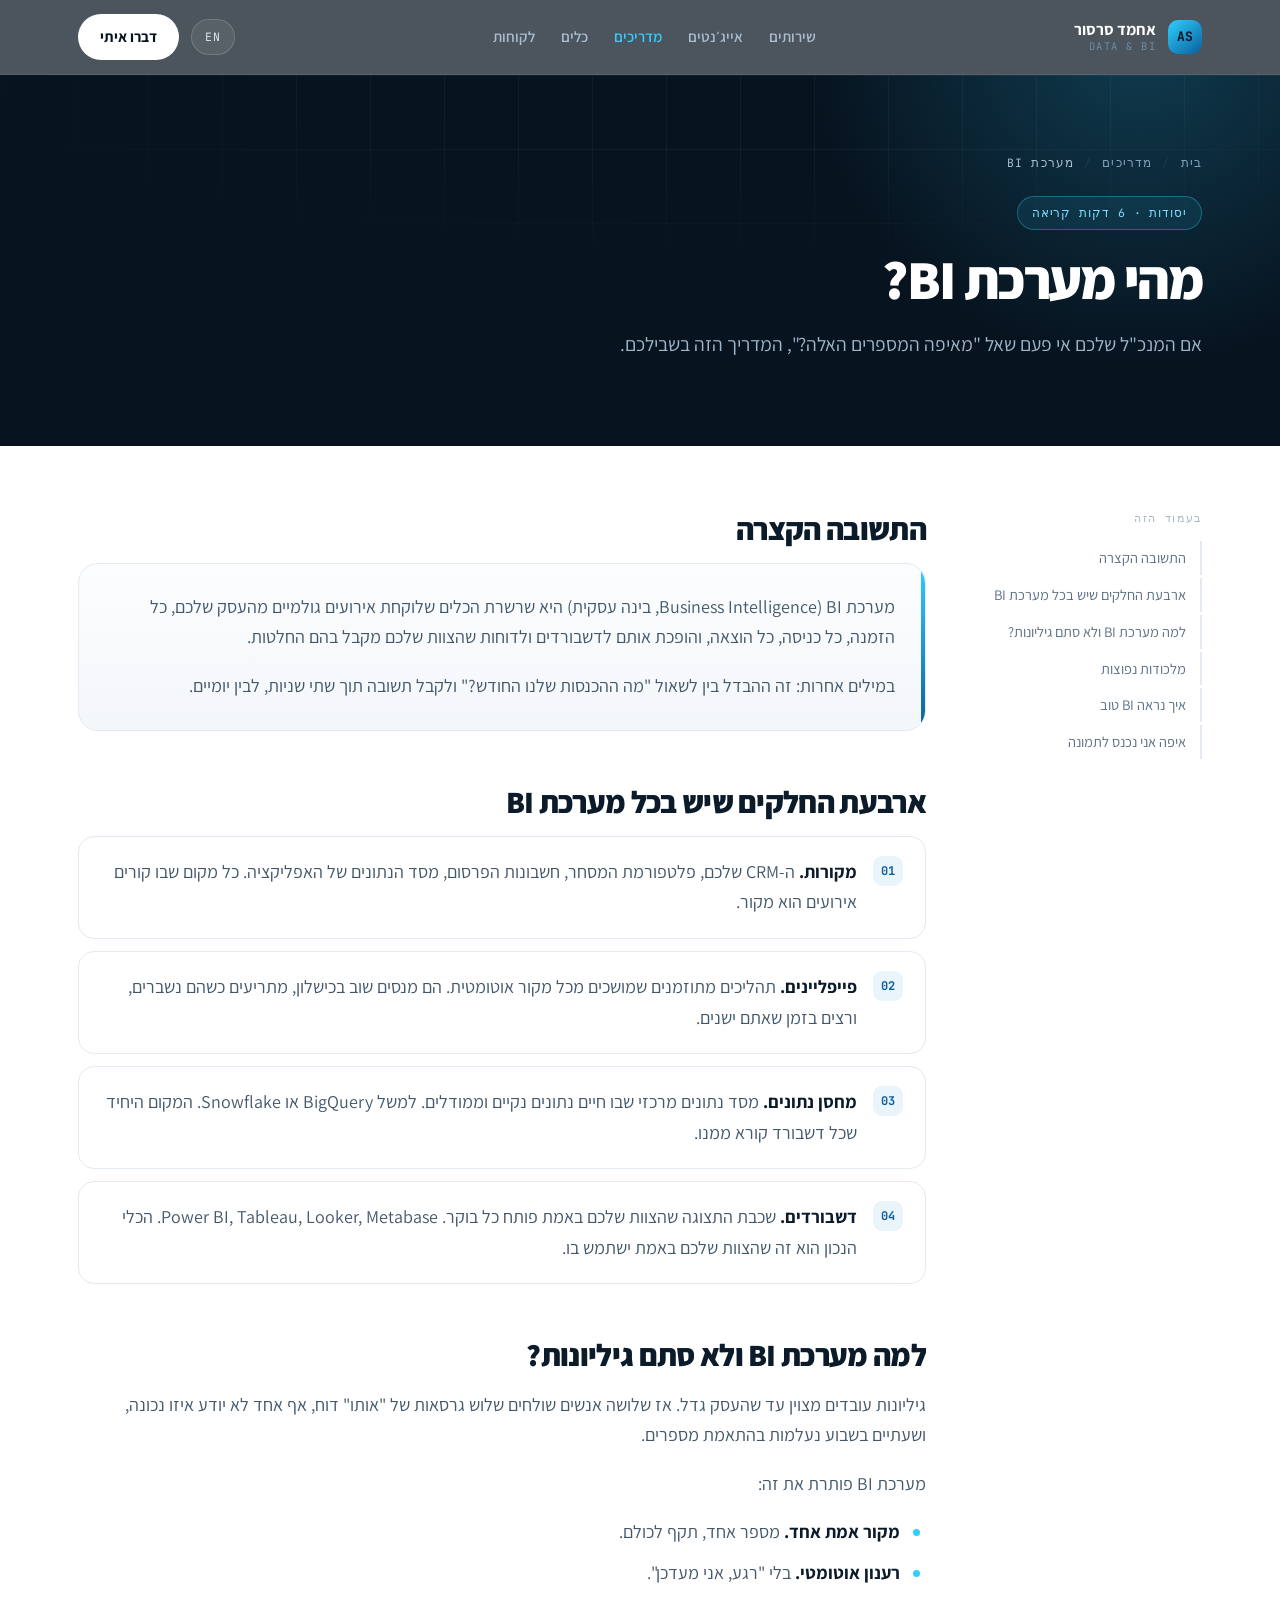
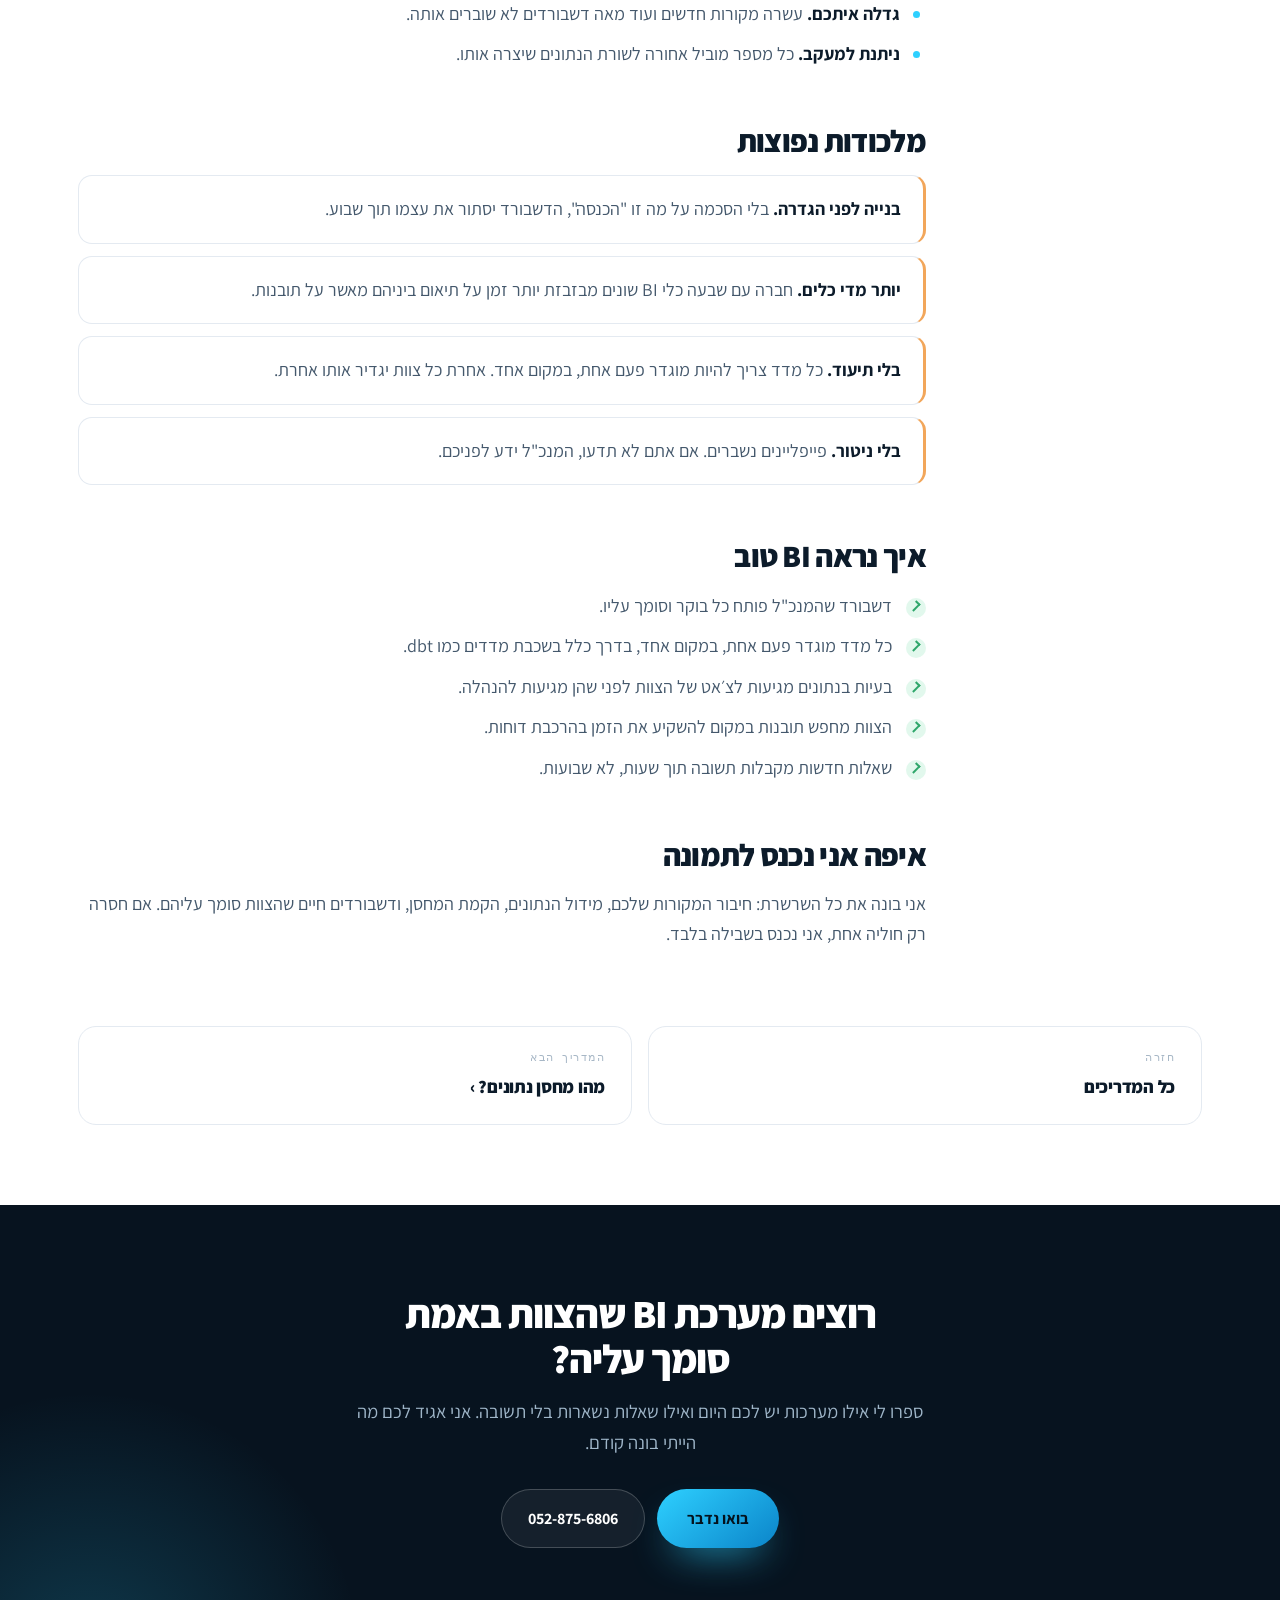
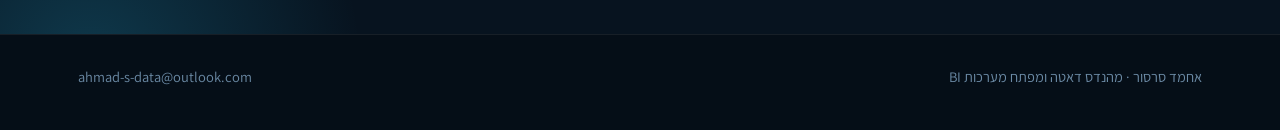
<file: learn-bi.html>
<!DOCTYPE html>
<html lang="he">
<head>
<meta charset="utf-8">
<meta name="viewport" content="width=device-width, initial-scale=1">
<title>מהי מערכת BI? · מדריכים · אחמד סרסור</title>
<meta name="description" content="מדריך בשפה פשוטה למערכת BI: ארבעת החלקים של כל מערכת, למה גיליונות מפסיקים להספיק, המלכודות הנפוצות ואיך נראה BI טוב.">
<link rel="canonical" href="https://ahmad-sarsor.github.io/freelancer_ahmad/learn-bi.html">
<link rel="icon" href="assets/logos/favicon.svg" type="image/svg+xml">
<meta property="og:type" content="article">
<meta property="og:url" content="https://ahmad-sarsor.github.io/freelancer_ahmad/learn-bi.html">
<meta property="og:title" content="מהי מערכת BI?">
<meta property="og:description" content="ארבעת החלקים של כל מערכת BI, למה גיליונות מפסיקים להספיק, והמלכודות הנפוצות.">
<meta property="og:locale" content="he_IL">
<meta name="twitter:card" content="summary">
<meta name="theme-color" content="#07131F">
<link rel="preconnect" href="https://fonts.gstatic.com" crossorigin="crossorigin">
<link rel="stylesheet" href="https://fonts.googleapis.com/css2?family=Assistant:wght@400;500;600;700;800&family=JetBrains+Mono:wght@400;500;700&display=swap">
<link rel="stylesheet" href="learn.css?v=1">
</head>
<body>
<div id="top" dir="rtl" class="page">

  <div class="progress"><span id="progress-bar"></span></div>

  <header class="hdr">
    <div class="hdr-in">
      <a href="index.html" class="brand">
        <span class="brand-mark">AS</span>
        <span class="brand-txt">
          <span class="brand-name" data-en="Ahmad Sarsor">אחמד סרסור</span>
          <span class="brand-sub">Data &amp; BI</span>
        </span>
      </a>
      <nav class="hdr-nav">
        <a href="index.html#services" data-en="Services">שירותים</a>
        <a href="agents.html" data-en="AI agents">אייג׳נטים</a>
        <a href="learn.html" aria-current="page" data-en="Guides">מדריכים</a>
        <a href="index.html#tech" data-en="Stack">כלים</a>
        <a href="index.html#clients" data-en="Clients">לקוחות</a>
      </nav>
      <div class="hdr-act">
        <button type="button" id="lang-toggle" class="lang"><span id="lang-label">EN</span></button>
        <a href="index.html#contact" class="btn-white" data-en="Let's talk">דברו איתי</a>
      </div>
    </div>
  </header>

  <section class="hero">
    <div class="wrap">
      <nav class="crumb" aria-label="breadcrumb">
        <a href="index.html" data-en="Home">בית</a>
        <i>/</i>
        <a href="learn.html" data-en="Guides">מדריכים</a>
        <i>/</i>
        <span class="here" data-en="BI system">מערכת BI</span>
      </nav>
      <span class="eyebrow-pill" data-en="FUNDAMENTALS · 6 MIN READ">יסודות · 6 דקות קריאה</span>
      <h1 data-en="What is a BI system?">מהי מערכת BI?</h1>
      <p class="lead" data-en="If your CEO has ever asked &quot;where do these numbers come from?&quot;, this guide is for you.">אם המנכ"ל שלכם אי פעם שאל "מאיפה המספרים האלה?", המדריך הזה בשבילכם.</p>
    </div>
  </section>

  <div class="art-wrap">
    <aside class="toc">
      <div class="toc-h" data-en="On this page">בעמוד הזה</div>
      <ol id="toc-list"></ol>
    </aside>

    <article class="art">

      <h2 data-en="The short answer">התשובה הקצרה</h2>
      <div class="callout">
        <p data-en="A BI system (Business Intelligence) is the chain of tools that takes raw events from your business, every order, every login, every expense, and turns them into the dashboards and reports your team makes decisions with.">מערכת BI (Business Intelligence, בינה עסקית) היא שרשרת הכלים שלוקחת אירועים גולמיים מהעסק שלכם, כל הזמנה, כל כניסה, כל הוצאה, והופכת אותם לדשבורדים ולדוחות שהצוות שלכם מקבל בהם החלטות.</p>
        <p data-en="Put differently: it is the difference between asking &quot;what was revenue this month?&quot; and getting an answer in two seconds, versus two days.">במילים אחרות: זה ההבדל בין לשאול "מה ההכנסות שלנו החודש?" ולקבל תשובה תוך שתי שניות, לבין יומיים.</p>
      </div>

      <h2 data-en="The four parts every BI system has">ארבעת החלקים שיש בכל מערכת BI</h2>
      <ol class="steps">
        <li data-en="&lt;strong&gt;Sources.&lt;/strong&gt; Your CRM, the e-commerce platform, the ad accounts, the application database. Anywhere events happen is a source."><strong>מקורות.</strong> ה-CRM שלכם, פלטפורמת המסחר, חשבונות הפרסום, מסד הנתונים של האפליקציה. כל מקום שבו קורים אירועים הוא מקור.</li>
        <li data-en="&lt;strong&gt;Pipelines.&lt;/strong&gt; Scheduled jobs that pull from every source automatically. They retry on failure, alert when they break, and run while you sleep."><strong>פייפליינים.</strong> תהליכים מתוזמנים שמושכים מכל מקור אוטומטית. הם מנסים שוב בכישלון, מתריעים כשהם נשברים, ורצים בזמן שאתם ישנים.</li>
        <li data-en="&lt;strong&gt;A warehouse.&lt;/strong&gt; A central database where clean, modelled data lives. BigQuery or Snowflake, for example. The single place every dashboard reads from."><strong>מחסן נתונים.</strong> מסד נתונים מרכזי שבו חיים נתונים נקיים וממודלים. למשל BigQuery או Snowflake. המקום היחיד שכל דשבורד קורא ממנו.</li>
        <li data-en="&lt;strong&gt;Dashboards.&lt;/strong&gt; The display layer your team actually opens each morning. Power BI, Tableau, Looker, Metabase. The right one is the one your team will really use."><strong>דשבורדים.</strong> שכבת התצוגה שהצוות שלכם באמת פותח כל בוקר. Power BI, Tableau, Looker, Metabase. הכלי הנכון הוא זה שהצוות שלכם באמת ישתמש בו.</li>
      </ol>

      <h2 data-en="Why a BI system and not just spreadsheets?">למה מערכת BI ולא סתם גיליונות?</h2>
      <p data-en="Spreadsheets work well until the business grows. Then three people send three versions of &quot;the same&quot; report, nobody knows which one is right, and two hours a week disappear into reconciling numbers.">גיליונות עובדים מצוין עד שהעסק גדל. אז שלושה אנשים שולחים שלוש גרסאות של "אותו" דוח, אף אחד לא יודע איזו נכונה, ושעתיים בשבוע נעלמות בהתאמת מספרים.</p>
      <p data-en="A BI system solves that:">מערכת BI פותרת את זה:</p>
      <ul class="bul">
        <li data-en="&lt;strong&gt;One source of truth.&lt;/strong&gt; One number, valid for everyone."><strong>מקור אמת אחד.</strong> מספר אחד, תקף לכולם.</li>
        <li data-en="&lt;strong&gt;Automatic refresh.&lt;/strong&gt; No more &quot;give me a minute, I'm updating it&quot;."><strong>רענון אוטומטי.</strong> בלי "רגע, אני מעדכן".</li>
        <li data-en="&lt;strong&gt;It grows with you.&lt;/strong&gt; Ten new sources and another hundred dashboards do not break it."><strong>גדלה איתכם.</strong> עשרה מקורות חדשים ועוד מאה דשבורדים לא שוברים אותה.</li>
        <li data-en="&lt;strong&gt;It is traceable.&lt;/strong&gt; Every number leads back to the row of data that produced it."><strong>ניתנת למעקב.</strong> כל מספר מוביל אחורה לשורת הנתונים שיצרה אותו.</li>
      </ul>

      <h2 data-en="Common traps">מלכודות נפוצות</h2>
      <ul class="traps">
        <li data-en="&lt;strong&gt;Building before defining.&lt;/strong&gt; With no agreement on what revenue means, the dashboard will contradict itself within a week."><strong>בנייה לפני הגדרה.</strong> בלי הסכמה על מה זו "הכנסה", הדשבורד יסתור את עצמו תוך שבוע.</li>
        <li data-en="&lt;strong&gt;Too many tools.&lt;/strong&gt; A company running seven different BI tools spends more time reconciling them than getting insight out of them."><strong>יותר מדי כלים.</strong> חברה עם שבעה כלי BI שונים מבזבזת יותר זמן על תיאום ביניהם מאשר על תובנות.</li>
        <li data-en="&lt;strong&gt;No documentation.&lt;/strong&gt; Every metric should be defined once, in one place. Otherwise each team defines it differently."><strong>בלי תיעוד.</strong> כל מדד צריך להיות מוגדר פעם אחת, במקום אחד. אחרת כל צוות יגדיר אותו אחרת.</li>
        <li data-en="&lt;strong&gt;No monitoring.&lt;/strong&gt; Pipelines break. If you do not find out, the CEO will find out before you do."><strong>בלי ניטור.</strong> פייפליינים נשברים. אם אתם לא תדעו, המנכ"ל ידע לפניכם.</li>
      </ul>

      <h2 data-en="What good BI looks like">איך נראה BI טוב</h2>
      <ul class="good">
        <li data-en="A dashboard the CEO opens every morning and trusts.">דשבורד שהמנכ"ל פותח כל בוקר וסומך עליו.</li>
        <li data-en="Every metric defined once, in one place, usually in a metrics layer such as dbt.">כל מדד מוגדר פעם אחת, במקום אחד, בדרך כלל בשכבת מדדים כמו dbt.</li>
        <li data-en="Data problems reach the team chat before they reach management.">בעיות בנתונים מגיעות לצ׳אט של הצוות לפני שהן מגיעות להנהלה.</li>
        <li data-en="The team looks for insight instead of spending its time assembling reports.">הצוות מחפש תובנות במקום להשקיע את הזמן בהרכבת דוחות.</li>
        <li data-en="New questions get answered in hours, not weeks.">שאלות חדשות מקבלות תשובה תוך שעות, לא שבועות.</li>
      </ul>

      <h2 data-en="Where I come in">איפה אני נכנס לתמונה</h2>
      <p data-en="I build the whole chain: connecting your sources, modelling the data, standing up the warehouse, and delivering live dashboards your team trusts. If only one link is missing, I'll come in just for that link.">אני בונה את כל השרשרת: חיבור המקורות שלכם, מידול הנתונים, הקמת המחסן, ודשבורדים חיים שהצוות סומך עליהם. אם חסרה רק חוליה אחת, אני נכנס בשבילה בלבד.</p>

    </article>
  </div>

  <nav class="guide-nav" aria-label="guides">
    <a href="learn.html" class="gn">
      <span class="gn-lbl" data-en="Back">חזרה</span>
      <span class="gn-ttl" data-en="All guides">כל המדריכים</span>
    </a>
    <a href="learn-dwh.html" class="gn">
      <span class="gn-lbl" data-en="Next guide">המדריך הבא</span>
      <span class="gn-ttl" data-en="What is a data warehouse? &rsaquo;">מהו מחסן נתונים? &rsaquo;</span>
    </a>
  </nav>

  <section class="cta">
    <div class="wrap">
      <h2 data-en="Want a BI system your team actually trusts?">רוצים מערכת BI שהצוות באמת סומך עליה?</h2>
      <p data-en="Tell me which systems you run today and which questions keep going unanswered. I'll tell you what I'd build first.">ספרו לי אילו מערכות יש לכם היום ואילו שאלות נשארות בלי תשובה. אני אגיד לכם מה הייתי בונה קודם.</p>
      <div class="cta-row">
        <a href="index.html#contact" class="btn-cyan" data-en="Start a conversation">בואו נדבר</a>
        <a href="tel:+972528756806" dir="ltr" class="btn-ghost">052-875-6806</a>
      </div>
    </div>
  </section>

  <footer class="ftr">
    <div class="ftr-in">
      <span data-en="Ahmad Sarsor · Data Engineer &amp; BI Developer">אחמד סרסור · מהנדס דאטה ומפתח מערכות BI</span>
      <a href="mailto:ahmad-s-data@outlook.com" dir="ltr">ahmad-s-data@outlook.com</a>
    </div>
  </footer>
</div>
<script src="learn.js?v=1"></script>
</body>
</html>
</file>
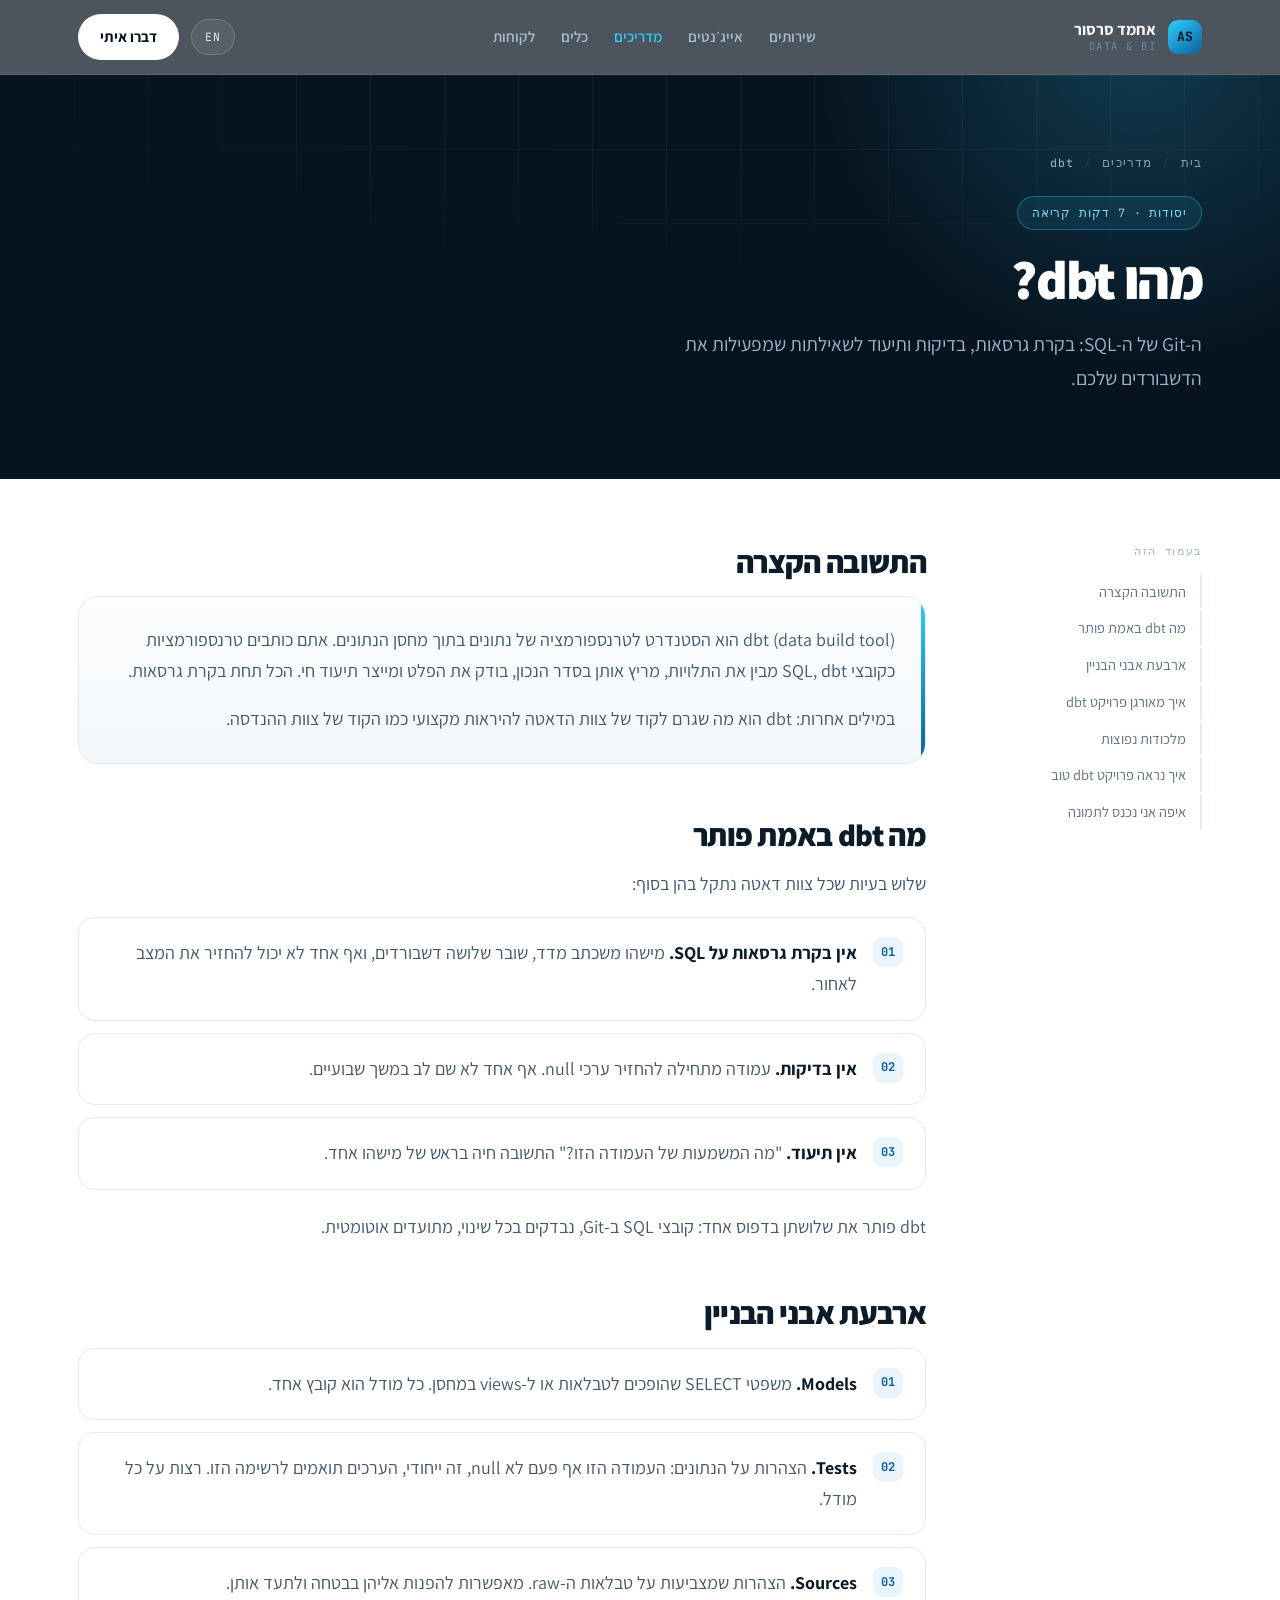
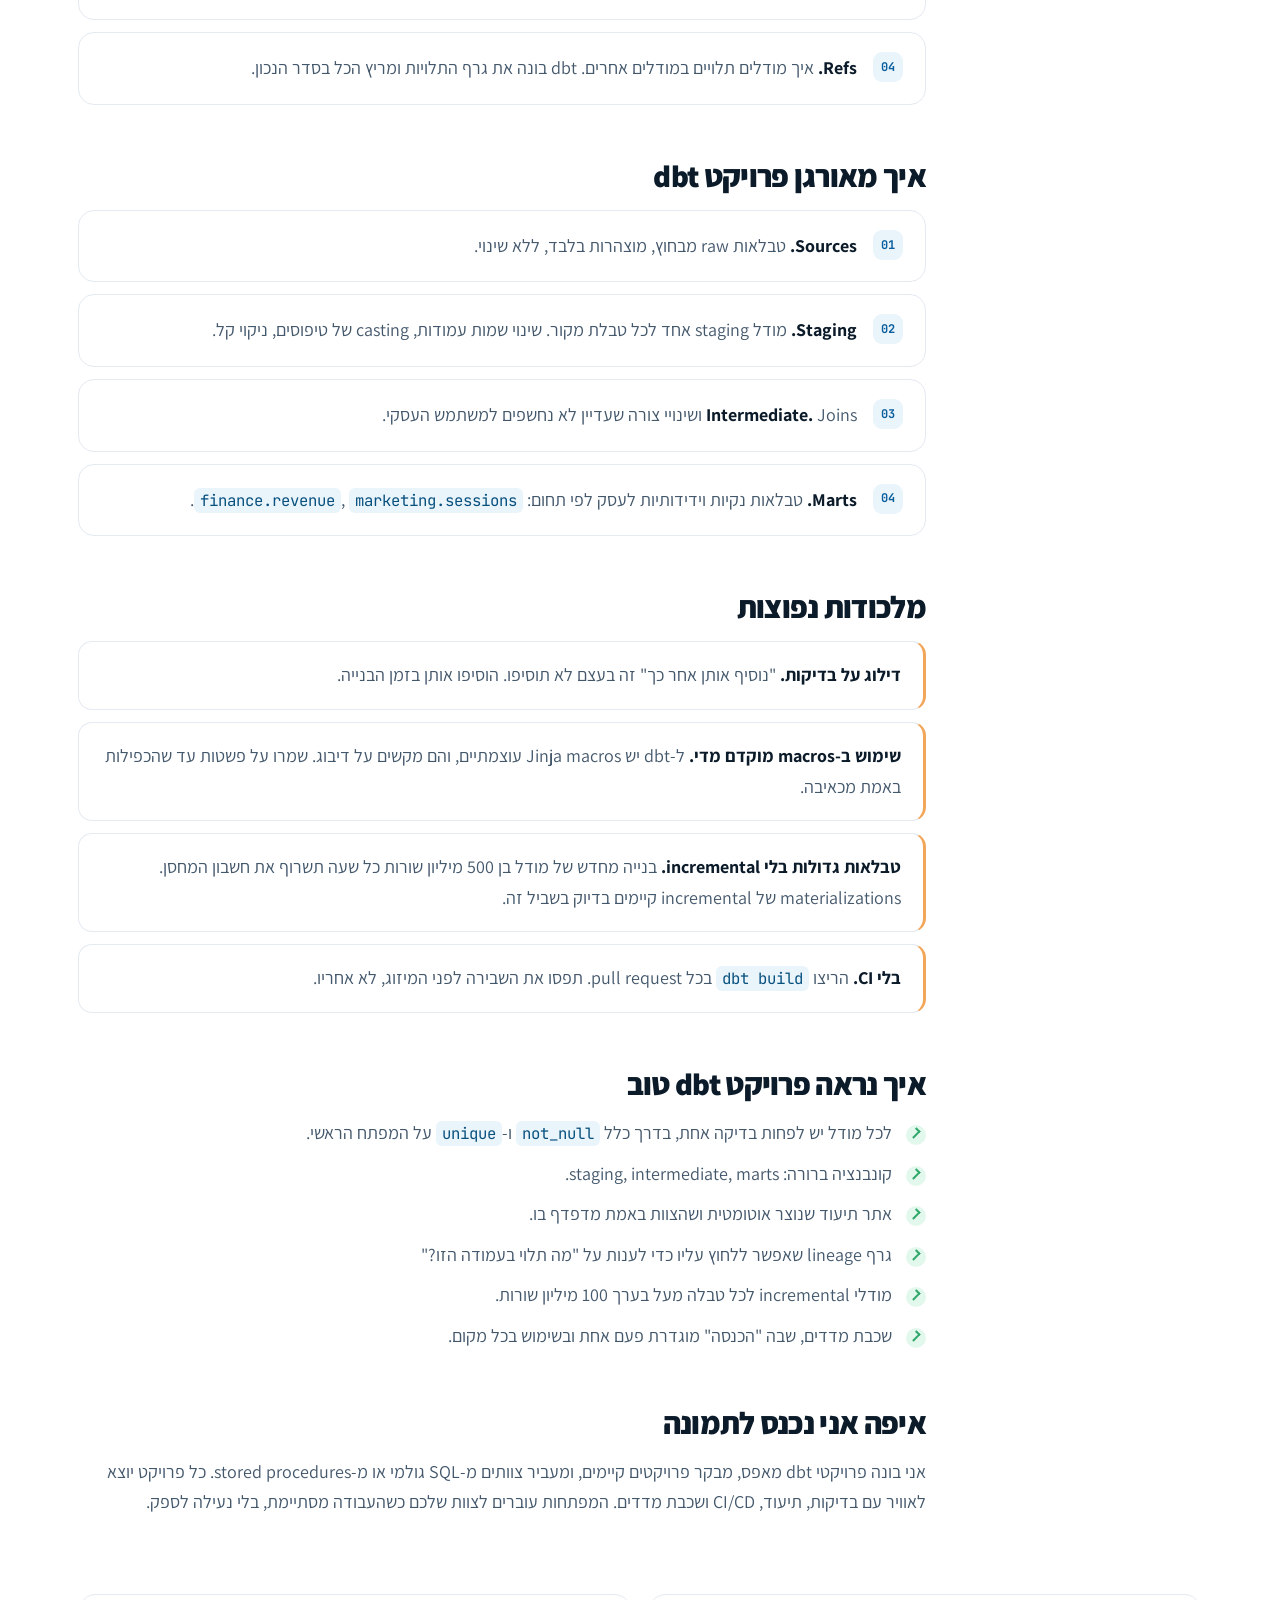
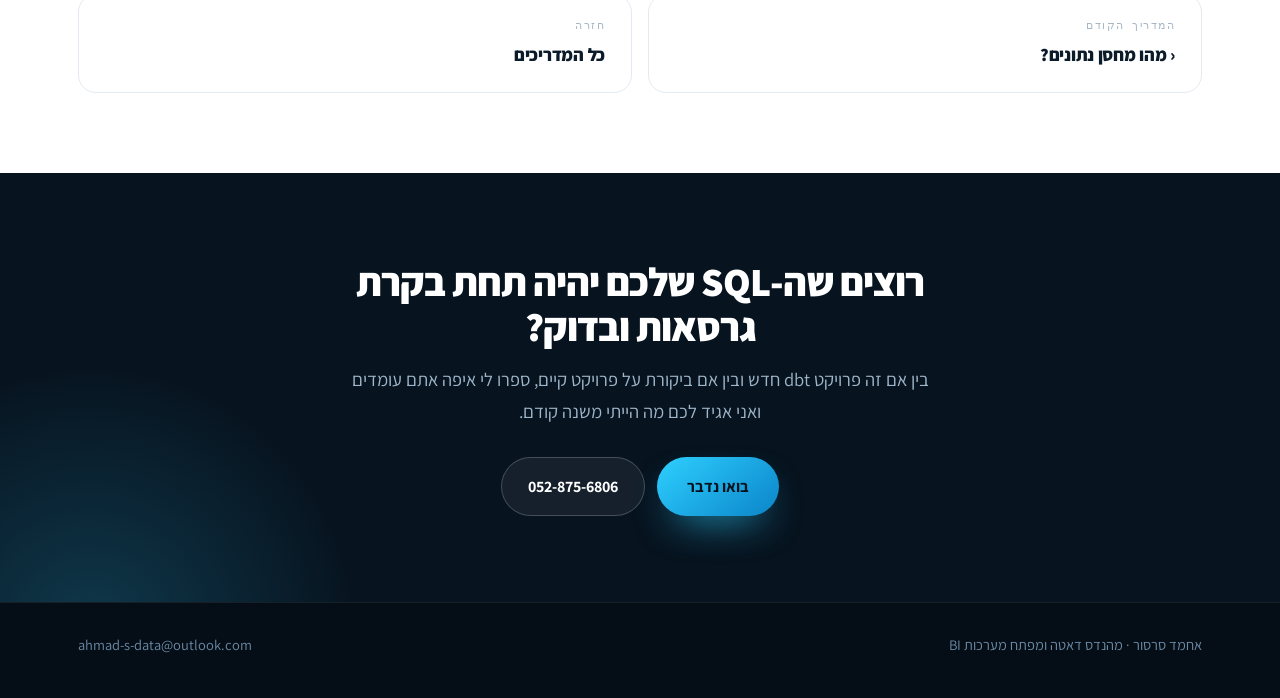
<file: learn-dbt.html>
<!DOCTYPE html>
<html lang="he">
<head>
<meta charset="utf-8">
<meta name="viewport" content="width=device-width, initial-scale=1">
<title>מהו dbt? · מדריכים · אחמד סרסור</title>
<meta name="description" content="מדריך ל-dbt: מה הוא באמת פותר, ארבעת אבני הבניין, איך מאורגן פרויקט dbt, המלכודות הנפוצות ואיך נראה פרויקט dbt טוב.">
<link rel="canonical" href="https://ahmad-sarsor.github.io/freelancer_ahmad/learn-dbt.html">
<link rel="icon" href="assets/logos/favicon.svg" type="image/svg+xml">
<meta property="og:type" content="article">
<meta property="og:url" content="https://ahmad-sarsor.github.io/freelancer_ahmad/learn-dbt.html">
<meta property="og:title" content="מהו dbt?">
<meta property="og:description" content="בקרת גרסאות, בדיקות ותיעוד לשאילתות שמפעילות את הדשבורדים שלכם.">
<meta property="og:locale" content="he_IL">
<meta name="twitter:card" content="summary">
<meta name="theme-color" content="#07131F">
<link rel="preconnect" href="https://fonts.gstatic.com" crossorigin="crossorigin">
<link rel="stylesheet" href="https://fonts.googleapis.com/css2?family=Assistant:wght@400;500;600;700;800&family=JetBrains+Mono:wght@400;500;700&display=swap">
<link rel="stylesheet" href="learn.css?v=1">
</head>
<body>
<div id="top" dir="rtl" class="page">

  <div class="progress"><span id="progress-bar"></span></div>

  <header class="hdr">
    <div class="hdr-in">
      <a href="index.html" class="brand">
        <span class="brand-mark">AS</span>
        <span class="brand-txt">
          <span class="brand-name" data-en="Ahmad Sarsor">אחמד סרסור</span>
          <span class="brand-sub">Data &amp; BI</span>
        </span>
      </a>
      <nav class="hdr-nav">
        <a href="index.html#services" data-en="Services">שירותים</a>
        <a href="agents.html" data-en="AI agents">אייג׳נטים</a>
        <a href="learn.html" aria-current="page" data-en="Guides">מדריכים</a>
        <a href="index.html#tech" data-en="Stack">כלים</a>
        <a href="index.html#clients" data-en="Clients">לקוחות</a>
      </nav>
      <div class="hdr-act">
        <button type="button" id="lang-toggle" class="lang"><span id="lang-label">EN</span></button>
        <a href="index.html#contact" class="btn-white" data-en="Let's talk">דברו איתי</a>
      </div>
    </div>
  </header>

  <section class="hero">
    <div class="wrap">
      <nav class="crumb" aria-label="breadcrumb">
        <a href="index.html" data-en="Home">בית</a>
        <i>/</i>
        <a href="learn.html" data-en="Guides">מדריכים</a>
        <i>/</i>
        <span class="here">dbt</span>
      </nav>
      <span class="eyebrow-pill" data-en="FUNDAMENTALS · 7 MIN READ">יסודות · 7 דקות קריאה</span>
      <h1 data-en="What is dbt?">מהו dbt?</h1>
      <p class="lead" data-en="Git for SQL: version control, tests and documentation for the queries that power your dashboards.">ה-Git של ה-SQL: בקרת גרסאות, בדיקות ותיעוד לשאילתות שמפעילות את הדשבורדים שלכם.</p>
    </div>
  </section>

  <div class="art-wrap">
    <aside class="toc">
      <div class="toc-h" data-en="On this page">בעמוד הזה</div>
      <ol id="toc-list"></ol>
    </aside>

    <article class="art">

      <h2 data-en="The short answer">התשובה הקצרה</h2>
      <div class="callout">
        <p data-en="dbt (data build tool) is the standard for transforming data inside your warehouse. You write transformations as SQL files, dbt works out the dependencies, runs them in the right order, tests the output and generates living documentation. All of it under version control.">dbt (data build tool) הוא הסטנדרט לטרנספורמציה של נתונים בתוך מחסן הנתונים. אתם כותבים טרנספורמציות כקובצי SQL, dbt מבין את התלויות, מריץ אותן בסדר הנכון, בודק את הפלט ומייצר תיעוד חי. הכל תחת בקרת גרסאות.</p>
        <p data-en="Put differently: dbt is what made the data team's code look as professional as the engineering team's code.">במילים אחרות: dbt הוא מה שגרם לקוד של צוות הדאטה להיראות מקצועי כמו הקוד של צוות ההנדסה.</p>
      </div>

      <h2 data-en="What dbt actually solves">מה dbt באמת פותר</h2>
      <p data-en="Three problems every data team runs into eventually:">שלוש בעיות שכל צוות דאטה נתקל בהן בסוף:</p>
      <ol class="steps">
        <li data-en="&lt;strong&gt;No version control on SQL.&lt;/strong&gt; Someone rewrites a metric, breaks three dashboards, and nobody can roll it back."><strong>אין בקרת גרסאות על SQL.</strong> מישהו משכתב מדד, שובר שלושה דשבורדים, ואף אחד לא יכול להחזיר את המצב לאחור.</li>
        <li data-en="&lt;strong&gt;No tests.&lt;/strong&gt; A column starts returning nulls. Nobody notices for two weeks."><strong>אין בדיקות.</strong> עמודה מתחילה להחזיר ערכי null. אף אחד לא שם לב במשך שבועיים.</li>
        <li data-en="&lt;strong&gt;No documentation.&lt;/strong&gt; &quot;What does this column mean?&quot; The answer lives in one person's head."><strong>אין תיעוד.</strong> "מה המשמעות של העמודה הזו?" התשובה חיה בראש של מישהו אחד.</li>
      </ol>
      <p data-en="dbt solves all three with one pattern: SQL files in Git, tested on every change, documented automatically.">dbt פותר את שלושתן בדפוס אחד: קובצי SQL ב-Git, נבדקים בכל שינוי, מתועדים אוטומטית.</p>

      <h2 data-en="The four building blocks">ארבעת אבני הבניין</h2>
      <ol class="steps">
        <li data-en="&lt;strong&gt;Models.&lt;/strong&gt; SELECT statements that become tables or views in your warehouse. One model is one file."><strong>Models.</strong> משפטי SELECT שהופכים לטבלאות או ל-views במחסן. כל מודל הוא קובץ אחד.</li>
        <li data-en="&lt;strong&gt;Tests.&lt;/strong&gt; Assertions about your data: this column is never null, this is unique, these values match this list. They run on every model."><strong>Tests.</strong> הצהרות על הנתונים: העמודה הזו אף פעם לא null, זה ייחודי, הערכים תואמים לרשימה הזו. רצות על כל מודל.</li>
        <li data-en="&lt;strong&gt;Sources.&lt;/strong&gt; Declarations pointing at the raw tables. They let you reference those tables safely and document them."><strong>Sources.</strong> הצהרות שמצביעות על טבלאות ה-raw. מאפשרות להפנות אליהן בבטחה ולתעד אותן.</li>
        <li data-en="&lt;strong&gt;Refs.&lt;/strong&gt; How models depend on other models. dbt builds the dependency graph and runs everything in the right order."><strong>Refs.</strong> איך מודלים תלויים במודלים אחרים. dbt בונה את גרף התלויות ומריץ הכל בסדר הנכון.</li>
      </ol>

      <h2 data-en="How a dbt project is organised">איך מאורגן פרויקט dbt</h2>
      <ol class="steps">
        <li data-en="&lt;strong&gt;Sources.&lt;/strong&gt; Raw tables from outside, declared only, unchanged."><strong>Sources.</strong> טבלאות raw מבחוץ, מוצהרות בלבד, ללא שינוי.</li>
        <li data-en="&lt;strong&gt;Staging.&lt;/strong&gt; One staging model per source table. Renaming columns, casting types, light cleaning."><strong>Staging.</strong> מודל staging אחד לכל טבלת מקור. שינוי שמות עמודות, casting של טיפוסים, ניקוי קל.</li>
        <li data-en="&lt;strong&gt;Intermediate.&lt;/strong&gt; Joins and reshaping that are not yet exposed to the business user."><strong>Intermediate.</strong> Joins ושינויי צורה שעדיין לא נחשפים למשתמש העסקי.</li>
        <li data-en="&lt;strong&gt;Marts.&lt;/strong&gt; Clean, business-friendly tables per domain: &lt;code&gt;finance.revenue&lt;/code&gt;, &lt;code&gt;marketing.sessions&lt;/code&gt;."><strong>Marts.</strong> טבלאות נקיות וידידותיות לעסק לפי תחום: <code>finance.revenue</code>, <code>marketing.sessions</code>.</li>
      </ol>

      <h2 data-en="Common traps">מלכודות נפוצות</h2>
      <ul class="traps">
        <li data-en="&lt;strong&gt;Skipping tests.&lt;/strong&gt; &quot;We'll add them later&quot; means you will not. Add them while you build."><strong>דילוג על בדיקות.</strong> "נוסיף אותן אחר כך" זה בעצם לא תוסיפו. הוסיפו אותן בזמן הבנייה.</li>
        <li data-en="&lt;strong&gt;Reaching for macros too early.&lt;/strong&gt; dbt has powerful Jinja macros, and they make debugging harder. Keep it simple until the duplication genuinely hurts."><strong>שימוש ב-macros מוקדם מדי.</strong> ל-dbt יש Jinja macros עוצמתיים, והם מקשים על דיבוג. שמרו על פשטות עד שהכפילות באמת מכאיבה.</li>
        <li data-en="&lt;strong&gt;Large tables without incremental.&lt;/strong&gt; Rebuilding a 500M row model every hour will burn your warehouse bill. Incremental materializations exist for exactly this."><strong>טבלאות גדולות בלי incremental.</strong> בנייה מחדש של מודל בן 500 מיליון שורות כל שעה תשרוף את חשבון המחסן. materializations של incremental קיימים בדיוק בשביל זה.</li>
        <li data-en="&lt;strong&gt;No CI.&lt;/strong&gt; Run &lt;code&gt;dbt build&lt;/code&gt; on every pull request. Catch the breakage before the merge, not after."><strong>בלי CI.</strong> הריצו <code>dbt build</code> בכל pull request. תפסו את השבירה לפני המיזוג, לא אחריו.</li>
      </ul>

      <h2 data-en="What a good dbt project looks like">איך נראה פרויקט dbt טוב</h2>
      <ul class="good">
        <li data-en="Every model has at least one test, usually not_null and unique on the primary key.">לכל מודל יש לפחות בדיקה אחת, בדרך כלל <code>not_null</code> ו-<code>unique</code> על המפתח הראשי.</li>
        <li data-en="A clear convention: staging, intermediate, marts.">קונבנציה ברורה: staging, intermediate, marts.</li>
        <li data-en="An automatically generated documentation site the team can actually browse.">אתר תיעוד שנוצר אוטומטית ושהצוות באמת מדפדף בו.</li>
        <li data-en="A lineage graph you can click through to answer &quot;what depends on this column?&quot;">גרף lineage שאפשר ללחוץ עליו כדי לענות על "מה תלוי בעמודה הזו?"</li>
        <li data-en="Incremental models for every table above roughly 100M rows.">מודלי incremental לכל טבלה מעל בערך 100 מיליון שורות.</li>
        <li data-en="A metrics layer, where revenue is defined once and used everywhere.">שכבת מדדים, שבה "הכנסה" מוגדרת פעם אחת ובשימוש בכל מקום.</li>
      </ul>

      <h2 data-en="Where I come in">איפה אני נכנס לתמונה</h2>
      <p data-en="I build dbt projects from scratch, audit existing ones, and migrate teams off raw SQL or stored procedures. Every project ships with tests, documentation, CI/CD and a metrics layer. Your team holds the keys when the work is done, with no vendor lock-in.">אני בונה פרויקטי dbt מאפס, מבקר פרויקטים קיימים, ומעביר צוותים מ-SQL גולמי או מ-stored procedures. כל פרויקט יוצא לאוויר עם בדיקות, תיעוד, CI/CD ושכבת מדדים. המפתחות עוברים לצוות שלכם כשהעבודה מסתיימת, בלי נעילה לספק.</p>

    </article>
  </div>

  <nav class="guide-nav" aria-label="guides">
    <a href="learn-dwh.html" class="gn">
      <span class="gn-lbl" data-en="Previous guide">המדריך הקודם</span>
      <span class="gn-ttl" data-en="&lsaquo; What is a data warehouse?">&lsaquo; מהו מחסן נתונים?</span>
    </a>
    <a href="learn.html" class="gn">
      <span class="gn-lbl" data-en="Back">חזרה</span>
      <span class="gn-ttl" data-en="All guides">כל המדריכים</span>
    </a>
  </nav>

  <section class="cta">
    <div class="wrap">
      <h2 data-en="Want your SQL under version control and tested?">רוצים שה-SQL שלכם יהיה תחת בקרת גרסאות ובדוק?</h2>
      <p data-en="Whether it's a new dbt project or a review of one you already run, tell me where things stand and I'll tell you what I'd change first.">בין אם זה פרויקט dbt חדש ובין אם ביקורת על פרויקט קיים, ספרו לי איפה אתם עומדים ואני אגיד לכם מה הייתי משנה קודם.</p>
      <div class="cta-row">
        <a href="index.html#contact" class="btn-cyan" data-en="Start a conversation">בואו נדבר</a>
        <a href="tel:+972528756806" dir="ltr" class="btn-ghost">052-875-6806</a>
      </div>
    </div>
  </section>

  <footer class="ftr">
    <div class="ftr-in">
      <span data-en="Ahmad Sarsor · Data Engineer &amp; BI Developer">אחמד סרסור · מהנדס דאטה ומפתח מערכות BI</span>
      <a href="mailto:ahmad-s-data@outlook.com" dir="ltr">ahmad-s-data@outlook.com</a>
    </div>
  </footer>
</div>
<script src="learn.js?v=1"></script>
</body>
</html>
</file>
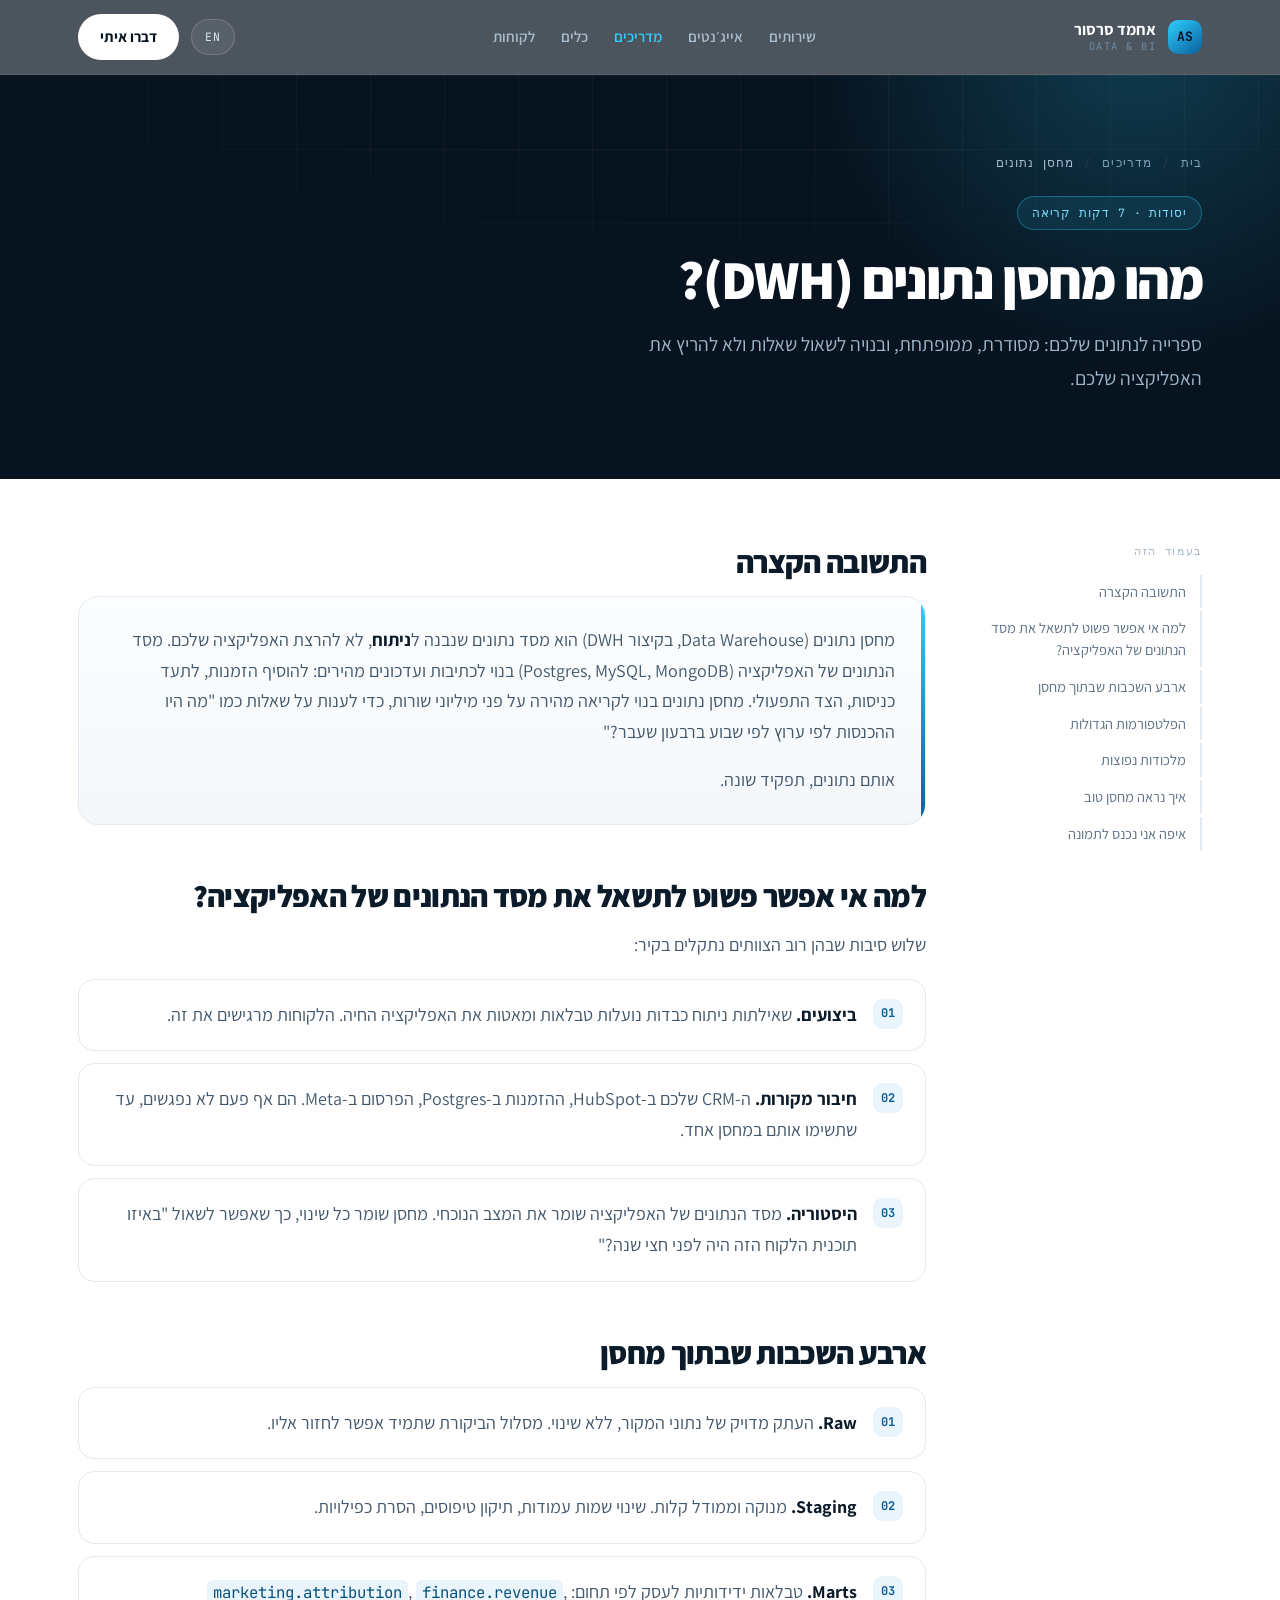
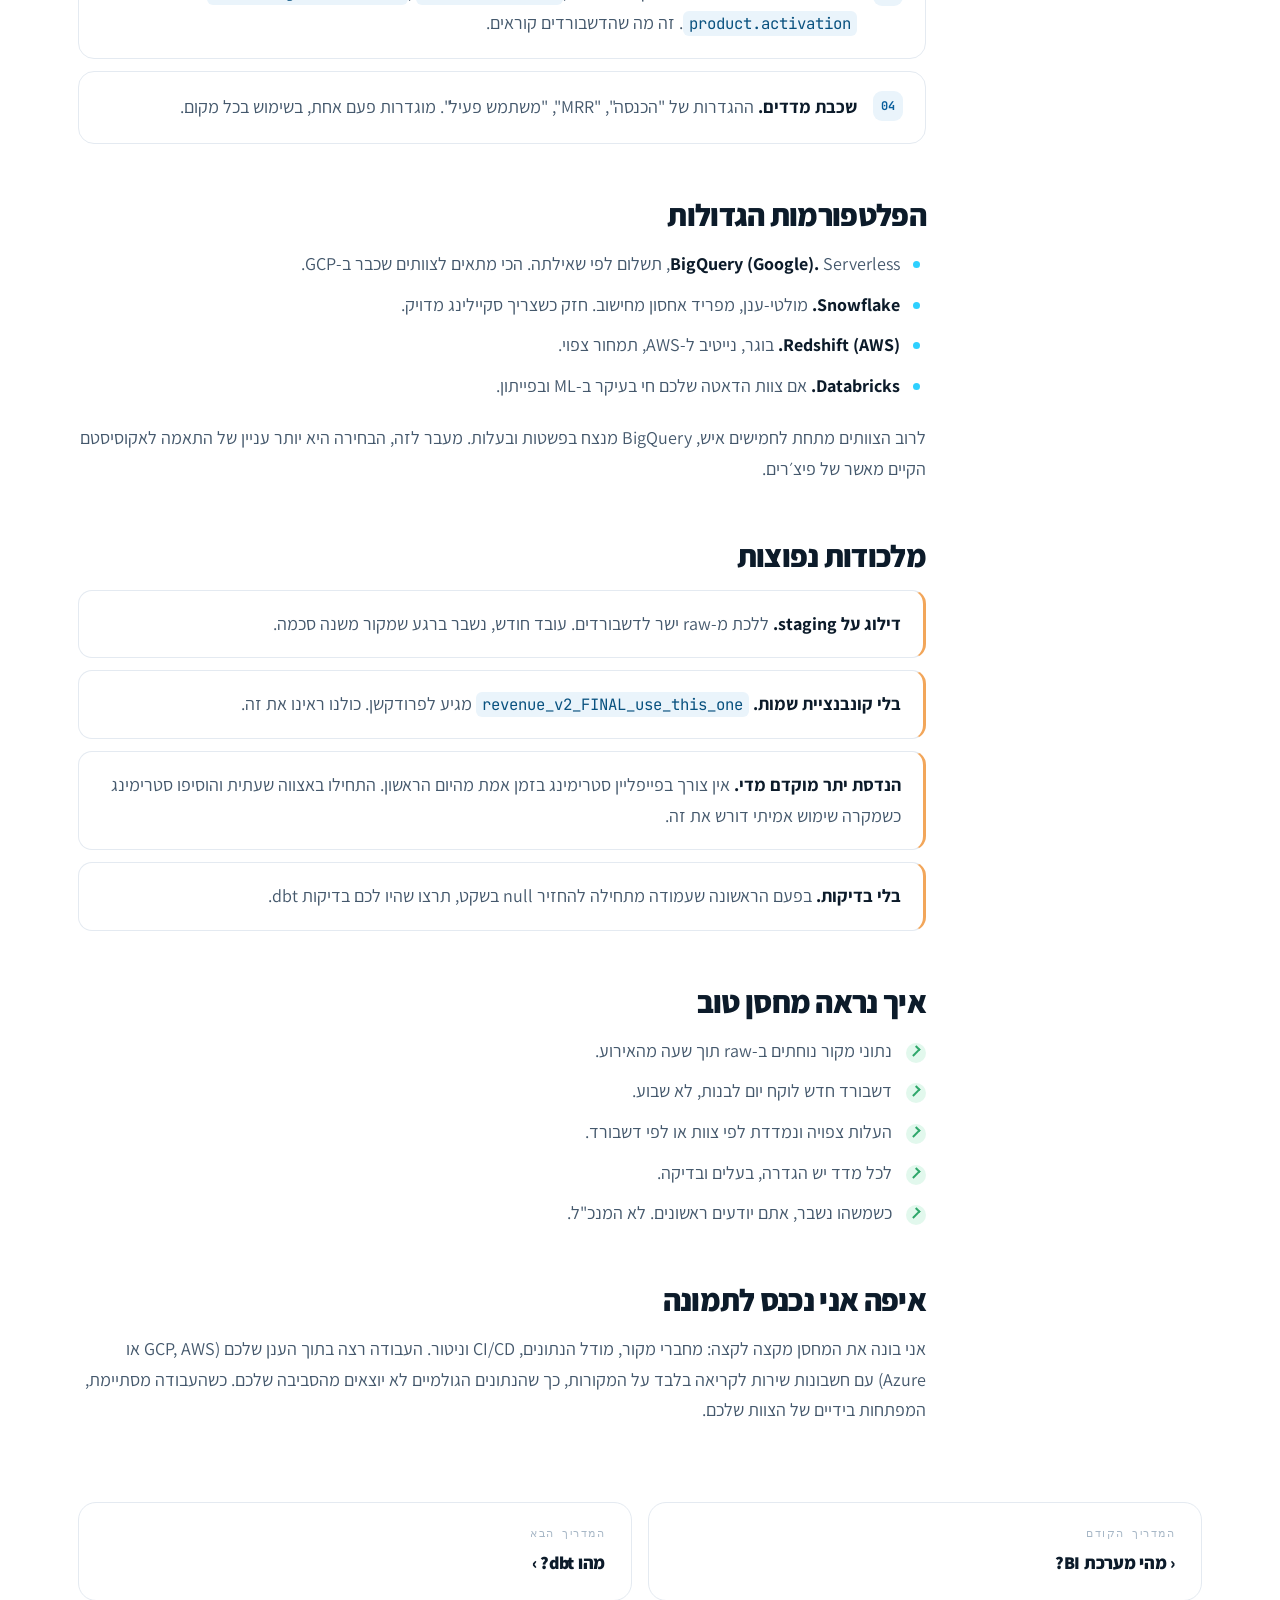
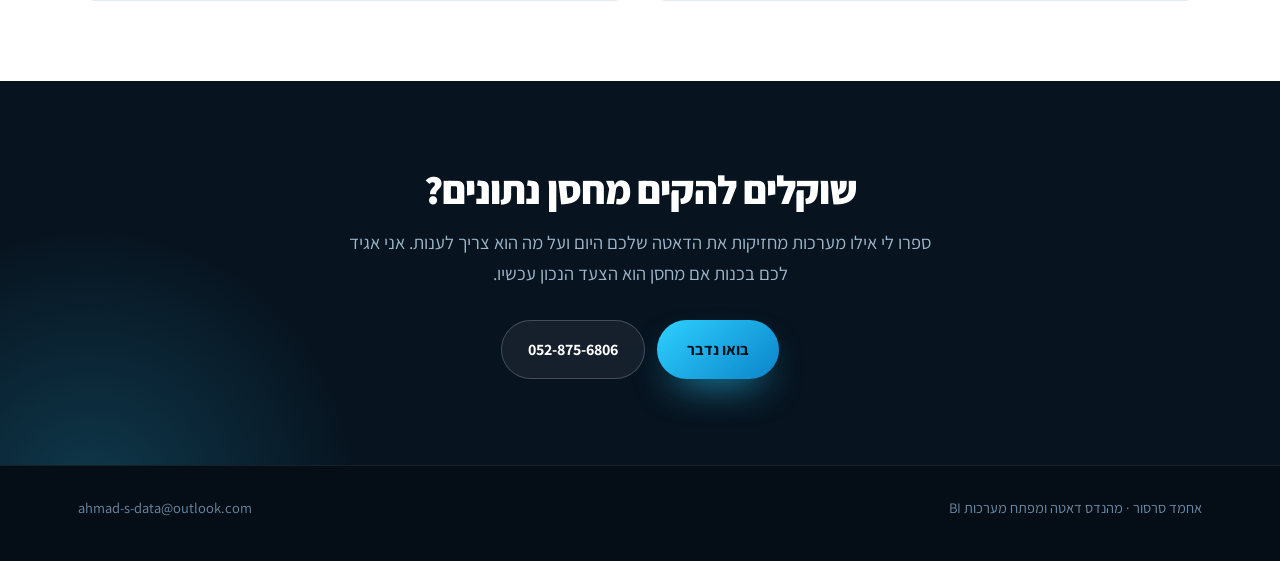
<file: learn-dwh.html>
<!DOCTYPE html>
<html lang="he">
<head>
<meta charset="utf-8">
<meta name="viewport" content="width=device-width, initial-scale=1">
<title>מהו מחסן נתונים? · מדריכים · אחמד סרסור</title>
<meta name="description" content="מדריך למחסן נתונים: למה אי אפשר פשוט לתשאל את מסד הנתונים של האפליקציה, ארבע השכבות שבתוך מחסן, הפלטפורמות הגדולות והמלכודות הנפוצות.">
<link rel="canonical" href="https://ahmad-sarsor.github.io/freelancer_ahmad/learn-dwh.html">
<link rel="icon" href="assets/logos/favicon.svg" type="image/svg+xml">
<meta property="og:type" content="article">
<meta property="og:url" content="https://ahmad-sarsor.github.io/freelancer_ahmad/learn-dwh.html">
<meta property="og:title" content="מהו מחסן נתונים?">
<meta property="og:description" content="ארבע השכבות שבתוך מחסן נתונים, הפלטפורמות הגדולות והמלכודות הנפוצות.">
<meta property="og:locale" content="he_IL">
<meta name="twitter:card" content="summary">
<meta name="theme-color" content="#07131F">
<link rel="preconnect" href="https://fonts.gstatic.com" crossorigin="crossorigin">
<link rel="stylesheet" href="https://fonts.googleapis.com/css2?family=Assistant:wght@400;500;600;700;800&family=JetBrains+Mono:wght@400;500;700&display=swap">
<link rel="stylesheet" href="learn.css?v=1">
</head>
<body>
<div id="top" dir="rtl" class="page">

  <div class="progress"><span id="progress-bar"></span></div>

  <header class="hdr">
    <div class="hdr-in">
      <a href="index.html" class="brand">
        <span class="brand-mark">AS</span>
        <span class="brand-txt">
          <span class="brand-name" data-en="Ahmad Sarsor">אחמד סרסור</span>
          <span class="brand-sub">Data &amp; BI</span>
        </span>
      </a>
      <nav class="hdr-nav">
        <a href="index.html#services" data-en="Services">שירותים</a>
        <a href="agents.html" data-en="AI agents">אייג׳נטים</a>
        <a href="learn.html" aria-current="page" data-en="Guides">מדריכים</a>
        <a href="index.html#tech" data-en="Stack">כלים</a>
        <a href="index.html#clients" data-en="Clients">לקוחות</a>
      </nav>
      <div class="hdr-act">
        <button type="button" id="lang-toggle" class="lang"><span id="lang-label">EN</span></button>
        <a href="index.html#contact" class="btn-white" data-en="Let's talk">דברו איתי</a>
      </div>
    </div>
  </header>

  <section class="hero">
    <div class="wrap">
      <nav class="crumb" aria-label="breadcrumb">
        <a href="index.html" data-en="Home">בית</a>
        <i>/</i>
        <a href="learn.html" data-en="Guides">מדריכים</a>
        <i>/</i>
        <span class="here" data-en="Data warehouse">מחסן נתונים</span>
      </nav>
      <span class="eyebrow-pill" data-en="FUNDAMENTALS · 7 MIN READ">יסודות · 7 דקות קריאה</span>
      <h1 data-en="What is a data warehouse?">מהו מחסן נתונים (DWH)?</h1>
      <p class="lead" data-en="A library for your data: ordered, indexed, and built for asking questions rather than for running your application.">ספרייה לנתונים שלכם: מסודרת, ממופתחת, ובנויה לשאול שאלות ולא להריץ את האפליקציה שלכם.</p>
    </div>
  </section>

  <div class="art-wrap">
    <aside class="toc">
      <div class="toc-h" data-en="On this page">בעמוד הזה</div>
      <ol id="toc-list"></ol>
    </aside>

    <article class="art">

      <h2 data-en="The short answer">התשובה הקצרה</h2>
      <div class="callout">
        <p data-en="A data warehouse is a database built for &lt;strong&gt;analysis&lt;/strong&gt;, not for running your app. Your application database (Postgres, MySQL, MongoDB) is built for fast writes and updates: adding orders, recording logins, the operational side. A warehouse is built for fast reads across millions of rows, to answer questions like &quot;what was revenue by channel by week, last quarter?&quot;">מחסן נתונים (Data Warehouse, בקיצור DWH) הוא מסד נתונים שנבנה ל<strong>ניתוח</strong>, לא להרצת האפליקציה שלכם. מסד הנתונים של האפליקציה (Postgres, MySQL, MongoDB) בנוי לכתיבות ועדכונים מהירים: להוסיף הזמנות, לתעד כניסות, הצד התפעולי. מחסן נתונים בנוי לקריאה מהירה על פני מיליוני שורות, כדי לענות על שאלות כמו "מה היו ההכנסות לפי ערוץ לפי שבוע ברבעון שעבר?"</p>
        <p data-en="Same data, different job.">אותם נתונים, תפקיד שונה.</p>
      </div>

      <h2 data-en="Why not just query the app database?">למה אי אפשר פשוט לתשאל את מסד הנתונים של האפליקציה?</h2>
      <p data-en="Three reasons most teams hit a wall on:">שלוש סיבות שבהן רוב הצוותים נתקלים בקיר:</p>
      <ol class="steps">
        <li data-en="&lt;strong&gt;Performance.&lt;/strong&gt; Heavy analytical queries lock tables and slow down the live application. Customers feel it."><strong>ביצועים.</strong> שאילתות ניתוח כבדות נועלות טבלאות ומאטות את האפליקציה החיה. הלקוחות מרגישים את זה.</li>
        <li data-en="&lt;strong&gt;Joining sources.&lt;/strong&gt; Your CRM is in HubSpot, orders are in Postgres, ads are in Meta. They never meet, until you put them in one warehouse."><strong>חיבור מקורות.</strong> ה-CRM שלכם ב-HubSpot, ההזמנות ב-Postgres, הפרסום ב-Meta. הם אף פעם לא נפגשים, עד שתשימו אותם במחסן אחד.</li>
        <li data-en="&lt;strong&gt;History.&lt;/strong&gt; The app database holds the current state. A warehouse keeps every change, so you can ask &quot;what plan was this customer on six months ago?&quot;"><strong>היסטוריה.</strong> מסד הנתונים של האפליקציה שומר את המצב הנוכחי. מחסן שומר כל שינוי, כך שאפשר לשאול "באיזו תוכנית הלקוח הזה היה לפני חצי שנה?"</li>
      </ol>

      <h2 data-en="The four layers inside a warehouse">ארבע השכבות שבתוך מחסן</h2>
      <ol class="steps">
        <li data-en="&lt;strong&gt;Raw.&lt;/strong&gt; An exact copy of the source data, unchanged. The audit trail you can always go back to."><strong>Raw.</strong> העתק מדויק של נתוני המקור, ללא שינוי. מסלול הביקורת שתמיד אפשר לחזור אליו.</li>
        <li data-en="&lt;strong&gt;Staging.&lt;/strong&gt; Cleaned and lightly modelled. Renaming columns, fixing types, removing duplicates."><strong>Staging.</strong> מנוקה וממודל קלות. שינוי שמות עמודות, תיקון טיפוסים, הסרת כפילויות.</li>
        <li data-en="&lt;strong&gt;Marts.&lt;/strong&gt; Business-friendly tables per domain: &lt;code&gt;marketing.attribution&lt;/code&gt;, &lt;code&gt;finance.revenue&lt;/code&gt;, &lt;code&gt;product.activation&lt;/code&gt;. This is what the dashboards read."><strong>Marts.</strong> טבלאות ידידותיות לעסק לפי תחום: <code>marketing.attribution</code>, <code>finance.revenue</code>, <code>product.activation</code>. זה מה שהדשבורדים קוראים.</li>
        <li data-en="&lt;strong&gt;A metrics layer.&lt;/strong&gt; The definitions of revenue, MRR, active user. Defined once, used everywhere."><strong>שכבת מדדים.</strong> ההגדרות של "הכנסה", "MRR", "משתמש פעיל". מוגדרות פעם אחת, בשימוש בכל מקום.</li>
      </ol>

      <h2 data-en="The big platforms">הפלטפורמות הגדולות</h2>
      <ul class="bul">
        <li data-en="&lt;strong&gt;BigQuery (Google).&lt;/strong&gt; Serverless, pay per query. Best for teams already on GCP."><strong>BigQuery (Google).</strong> Serverless, תשלום לפי שאילתה. הכי מתאים לצוותים שכבר ב-GCP.</li>
        <li data-en="&lt;strong&gt;Snowflake.&lt;/strong&gt; Multi-cloud, separates storage from compute. Strong when you need precise scaling."><strong>Snowflake.</strong> מולטי-ענן, מפריד אחסון מחישוב. חזק כשצריך סקיילינג מדויק.</li>
        <li data-en="&lt;strong&gt;Redshift (AWS).&lt;/strong&gt; Mature, native to AWS, predictable pricing."><strong>Redshift (AWS).</strong> בוגר, נייטיב ל-AWS, תמחור צפוי.</li>
        <li data-en="&lt;strong&gt;Databricks.&lt;/strong&gt; If your data team lives mostly in ML and Python."><strong>Databricks.</strong> אם צוות הדאטה שלכם חי בעיקר ב-ML ובפייתון.</li>
      </ul>
      <p data-en="For most teams under fifty people, BigQuery wins on simplicity and cost. Above that, the choice is more about fitting your existing ecosystem than about features.">לרוב הצוותים מתחת לחמישים איש, BigQuery מנצח בפשטות ובעלות. מעבר לזה, הבחירה היא יותר עניין של התאמה לאקוסיסטם הקיים מאשר של פיצ׳רים.</p>

      <h2 data-en="Common traps">מלכודות נפוצות</h2>
      <ul class="traps">
        <li data-en="&lt;strong&gt;Skipping staging.&lt;/strong&gt; Going from raw straight to dashboards. Works for a month, breaks the moment a source changes its schema."><strong>דילוג על staging.</strong> ללכת מ-raw ישר לדשבורדים. עובד חודש, נשבר ברגע שמקור משנה סכמה.</li>
        <li data-en="&lt;strong&gt;No naming convention.&lt;/strong&gt; &lt;code&gt;revenue_v2_FINAL_use_this_one&lt;/code&gt; reaches production. We have all seen it."><strong>בלי קונבנציית שמות.</strong> <code>revenue_v2_FINAL_use_this_one</code> מגיע לפרודקשן. כולנו ראינו את זה.</li>
        <li data-en="&lt;strong&gt;Over-engineering early.&lt;/strong&gt; You do not need a real-time streaming pipeline on day one. Start with hourly batch and add streaming when a real use case asks for it."><strong>הנדסת יתר מוקדם מדי.</strong> אין צורך בפייפליין סטרימינג בזמן אמת מהיום הראשון. התחילו באצווה שעתית והוסיפו סטרימינג כשמקרה שימוש אמיתי דורש את זה.</li>
        <li data-en="&lt;strong&gt;No tests.&lt;/strong&gt; The first time a column starts returning null quietly, you will wish you had dbt tests."><strong>בלי בדיקות.</strong> בפעם הראשונה שעמודה מתחילה להחזיר null בשקט, תרצו שהיו לכם בדיקות dbt.</li>
      </ul>

      <h2 data-en="What a good warehouse looks like">איך נראה מחסן טוב</h2>
      <ul class="good">
        <li data-en="Source data lands in raw within an hour of the event.">נתוני מקור נוחתים ב-raw תוך שעה מהאירוע.</li>
        <li data-en="A new dashboard takes a day to build, not a week.">דשבורד חדש לוקח יום לבנות, לא שבוע.</li>
        <li data-en="Cost is predictable and measurable per team or per dashboard.">העלות צפויה ונמדדת לפי צוות או לפי דשבורד.</li>
        <li data-en="Every metric has a definition, an owner and a test.">לכל מדד יש הגדרה, בעלים ובדיקה.</li>
        <li data-en="When something breaks, you know first. Not your CEO.">כשמשהו נשבר, אתם יודעים ראשונים. לא המנכ"ל.</li>
      </ul>

      <h2 data-en="Where I come in">איפה אני נכנס לתמונה</h2>
      <p data-en="I build the warehouse end to end: source connectors, the data model, CI/CD and monitoring. The work runs inside your own cloud (GCP, AWS or Azure) with read-only service accounts on the sources, so your raw data never leaves your environment. When the work is done, your team holds the keys.">אני בונה את המחסן מקצה לקצה: מחברי מקור, מודל הנתונים, CI/CD וניטור. העבודה רצה בתוך הענן שלכם (GCP, AWS או Azure) עם חשבונות שירות לקריאה בלבד על המקורות, כך שהנתונים הגולמיים לא יוצאים מהסביבה שלכם. כשהעבודה מסתיימת, המפתחות בידיים של הצוות שלכם.</p>

    </article>
  </div>

  <nav class="guide-nav" aria-label="guides">
    <a href="learn-bi.html" class="gn">
      <span class="gn-lbl" data-en="Previous guide">המדריך הקודם</span>
      <span class="gn-ttl" data-en="&lsaquo; What is a BI system?">&lsaquo; מהי מערכת BI?</span>
    </a>
    <a href="learn-dbt.html" class="gn">
      <span class="gn-lbl" data-en="Next guide">המדריך הבא</span>
      <span class="gn-ttl" data-en="What is dbt? &rsaquo;">מהו dbt? &rsaquo;</span>
    </a>
  </nav>

  <section class="cta">
    <div class="wrap">
      <h2 data-en="Thinking about building a warehouse?">שוקלים להקים מחסן נתונים?</h2>
      <p data-en="Tell me which systems hold your data today and what you need it to answer. I'll tell you honestly whether a warehouse is the right next step.">ספרו לי אילו מערכות מחזיקות את הדאטה שלכם היום ועל מה הוא צריך לענות. אני אגיד לכם בכנות אם מחסן הוא הצעד הנכון עכשיו.</p>
      <div class="cta-row">
        <a href="index.html#contact" class="btn-cyan" data-en="Start a conversation">בואו נדבר</a>
        <a href="tel:+972528756806" dir="ltr" class="btn-ghost">052-875-6806</a>
      </div>
    </div>
  </section>

  <footer class="ftr">
    <div class="ftr-in">
      <span data-en="Ahmad Sarsor · Data Engineer &amp; BI Developer">אחמד סרסור · מהנדס דאטה ומפתח מערכות BI</span>
      <a href="mailto:ahmad-s-data@outlook.com" dir="ltr">ahmad-s-data@outlook.com</a>
    </div>
  </footer>
</div>
<script src="learn.js?v=1"></script>
</body>
</html>
</file>
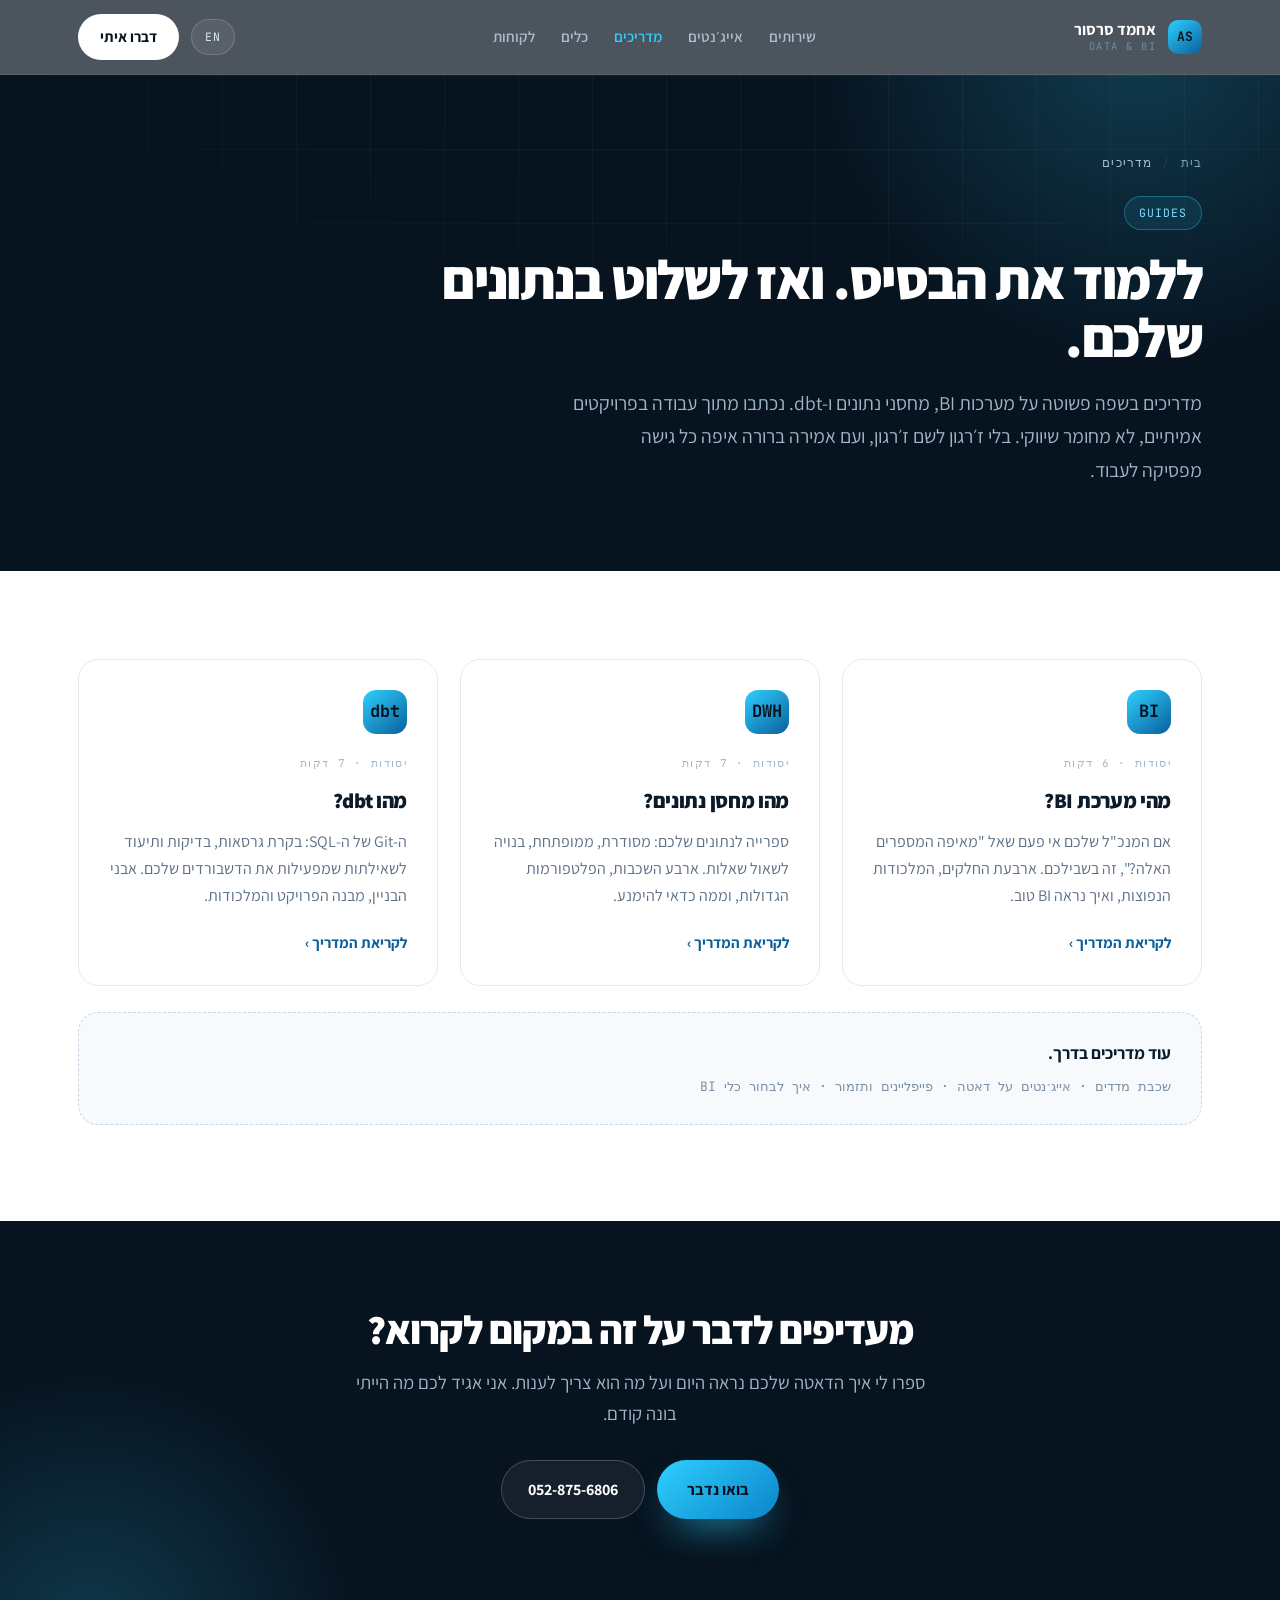
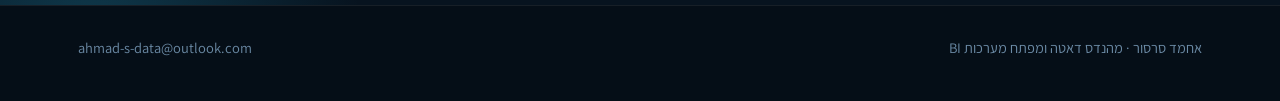
<file: learn.html>
<!DOCTYPE html>
<html lang="he">
<head>
<meta charset="utf-8">
<meta name="viewport" content="width=device-width, initial-scale=1">
<title>מדריכים · אחמד סרסור</title>
<meta name="description" content="מדריכים בשפה פשוטה על מערכות BI, מחסני נתונים ו-dbt. נכתבו מתוך עבודה בפרויקטים אמיתיים, לא מחומר שיווקי.">
<link rel="canonical" href="https://ahmad-sarsor.github.io/freelancer_ahmad/learn.html">
<link rel="icon" href="assets/logos/favicon.svg" type="image/svg+xml">
<meta property="og:type" content="website">
<meta property="og:url" content="https://ahmad-sarsor.github.io/freelancer_ahmad/learn.html">
<meta property="og:title" content="מדריכים · אחמד סרסור">
<meta property="og:description" content="מדריכים בשפה פשוטה על מערכות BI, מחסני נתונים ו-dbt, מתוך עבודה בפרויקטים אמיתיים.">
<meta property="og:locale" content="he_IL">
<meta name="twitter:card" content="summary">
<meta name="theme-color" content="#07131F">
<link rel="preconnect" href="https://fonts.gstatic.com" crossorigin="crossorigin">
<link rel="stylesheet" href="https://fonts.googleapis.com/css2?family=Assistant:wght@400;500;600;700;800&family=JetBrains+Mono:wght@400;500;700&display=swap">
<link rel="stylesheet" href="learn.css?v=1">
</head>
<body>
<div id="top" dir="rtl" class="page">

  <div class="progress"><span id="progress-bar"></span></div>

  <header class="hdr">
    <div class="hdr-in">
      <a href="index.html" class="brand">
        <span class="brand-mark">AS</span>
        <span class="brand-txt">
          <span class="brand-name" data-en="Ahmad Sarsor">אחמד סרסור</span>
          <span class="brand-sub">Data &amp; BI</span>
        </span>
      </a>
      <nav class="hdr-nav">
        <a href="index.html#services" data-en="Services">שירותים</a>
        <a href="agents.html" data-en="AI agents">אייג׳נטים</a>
        <a href="learn.html" aria-current="page" data-en="Guides">מדריכים</a>
        <a href="index.html#tech" data-en="Stack">כלים</a>
        <a href="index.html#clients" data-en="Clients">לקוחות</a>
      </nav>
      <div class="hdr-act">
        <button type="button" id="lang-toggle" class="lang"><span id="lang-label">EN</span></button>
        <a href="index.html#contact" class="btn-white" data-en="Let's talk">דברו איתי</a>
      </div>
    </div>
  </header>

  <section class="hero">
    <div class="wrap">
      <nav class="crumb" aria-label="breadcrumb">
        <a href="index.html" data-en="Home">בית</a>
        <i>/</i>
        <span class="here" data-en="Guides">מדריכים</span>
      </nav>
      <span class="eyebrow-pill">GUIDES</span>
      <h1 data-en="Learn the fundamentals. Then own your data.">ללמוד את הבסיס. ואז לשלוט בנתונים שלכם.</h1>
      <p class="lead" data-en="Plain-language guides on BI systems, data warehouses and dbt. Written out of real project work, not out of marketing material. No jargon for its own sake, and I say plainly where each approach stops working.">מדריכים בשפה פשוטה על מערכות BI, מחסני נתונים ו-dbt. נכתבו מתוך עבודה בפרויקטים אמיתיים, לא מחומר שיווקי. בלי ז׳רגון לשם ז׳רגון, ועם אמירה ברורה איפה כל גישה מפסיקה לעבוד.</p>
    </div>
  </section>

  <section class="hub">
    <div class="wrap">
      <div class="hub-grid">

        <a href="learn-bi.html" class="card" data-reveal="1">
          <span class="card-mark">BI</span>
          <span class="card-eyebrow" data-en="Fundamentals · 6 min">יסודות · 6 דקות</span>
          <h3 data-en="What is a BI system?">מהי מערכת BI?</h3>
          <p data-en="If your CEO has ever asked &quot;where do these numbers come from?&quot;, this one is for you. The four parts, the common traps, and what good BI actually looks like.">אם המנכ"ל שלכם אי פעם שאל "מאיפה המספרים האלה?", זה בשבילכם. ארבעת החלקים, המלכודות הנפוצות, ואיך נראה BI טוב.</p>
          <span class="card-cta" data-en="Read the guide &rsaquo;">לקריאת המדריך &rsaquo;</span>
        </a>

        <a href="learn-dwh.html" class="card" data-reveal="1">
          <span class="card-mark">DWH</span>
          <span class="card-eyebrow" data-en="Fundamentals · 7 min">יסודות · 7 דקות</span>
          <h3 data-en="What is a data warehouse?">מהו מחסן נתונים?</h3>
          <p data-en="A library for your data: ordered, indexed, built for asking questions. The four layers, the big platforms, and what to avoid.">ספרייה לנתונים שלכם: מסודרת, ממופתחת, בנויה לשאול שאלות. ארבע השכבות, הפלטפורמות הגדולות, וממה כדאי להימנע.</p>
          <span class="card-cta" data-en="Read the guide &rsaquo;">לקריאת המדריך &rsaquo;</span>
        </a>

        <a href="learn-dbt.html" class="card" data-reveal="1">
          <span class="card-mark">dbt</span>
          <span class="card-eyebrow" data-en="Fundamentals · 7 min">יסודות · 7 דקות</span>
          <h3 data-en="What is dbt?">מהו dbt?</h3>
          <p data-en="Git for SQL: version control, tests and documentation for the queries behind your dashboards. Building blocks, project structure and traps.">ה-Git של ה-SQL: בקרת גרסאות, בדיקות ותיעוד לשאילתות שמפעילות את הדשבורדים שלכם. אבני הבניין, מבנה הפרויקט והמלכודות.</p>
          <span class="card-cta" data-en="Read the guide &rsaquo;">לקריאת המדריך &rsaquo;</span>
        </a>

      </div>

      <div class="soon" data-reveal="1">
        <b data-en="More guides on the way.">עוד מדריכים בדרך.</b>
        <div class="soon-list" data-en="Metrics layer · AI agents on data · Pipelines &amp; orchestration · How to choose a BI tool">שכבת מדדים · אייג׳נטים על דאטה · פייפליינים ותזמור · איך לבחור כלי BI</div>
      </div>
    </div>
  </section>

  <section class="cta">
    <div class="wrap">
      <h2 data-en="Rather talk it through than read about it?">מעדיפים לדבר על זה במקום לקרוא?</h2>
      <p data-en="Tell me what your data looks like today and what you need it to answer. I'll tell you what I'd build first.">ספרו לי איך הדאטה שלכם נראה היום ועל מה הוא צריך לענות. אני אגיד לכם מה הייתי בונה קודם.</p>
      <div class="cta-row">
        <a href="index.html#contact" class="btn-cyan" data-en="Start a conversation">בואו נדבר</a>
        <a href="tel:+972528756806" dir="ltr" class="btn-ghost">052-875-6806</a>
      </div>
    </div>
  </section>

  <footer class="ftr">
    <div class="ftr-in">
      <span data-en="Ahmad Sarsor · Data Engineer &amp; BI Developer">אחמד סרסור · מהנדס דאטה ומפתח מערכות BI</span>
      <a href="mailto:ahmad-s-data@outlook.com" dir="ltr">ahmad-s-data@outlook.com</a>
    </div>
  </footer>
</div>
<script src="learn.js?v=1"></script>
</body>
</html>
</file>
<file: learn.css>
/* Shared styles for the guides section (learn.html + learn-*.html).
   index.html and agents.html stay fully self-contained with inline styles;
   the guides share this file because they repeat the same article shell.
   Bump the ?v= query in every learn page when this file changes. */

:root {
  --ink: #0C1B2A;
  --navy: #07131F;
  --navy-deep: #050E17;
  --cyan: #2ED0FF;
  --blue: #0A5F9C;
  --blue-mid: #0B84C9;
  --muted: #5C6F84;
  --muted-dark: #44586C;
  --line: #E4EAF1;
  --surface: #F4F7FA;
  --surface-2: #F7FAFD;
  --nav-link: #A9BED0;
  --dim: #6C8BA6;
  --tint: #EAF4FB;
  --mono: 'JetBrains Mono', ui-monospace, monospace;
}

* { box-sizing: border-box; }
body { margin: 0; background: var(--navy); }
img { max-width: 100%; }
input, textarea, select, button { font: inherit; }
:focus-visible { outline: 2px solid #17A9EA; outline-offset: 2px; }

.page {
  font-family: 'Assistant', 'Segoe UI', sans-serif;
  font-size: 17px;
  line-height: 1.7;
  color: var(--ink);
  background: #fff;
  overflow-x: hidden;
}
.wrap { max-width: 1180px; margin: 0 auto; padding: 0 28px; }
.narrow { max-width: 860px; }

/* ---------- reading progress ---------- */
.progress {
  position: fixed; inset-inline: 0; top: 0; height: 3px; z-index: 60;
  background: transparent; pointer-events: none;
}
.progress > span {
  display: block; height: 100%; width: 0;
  background: linear-gradient(90deg, var(--cyan), var(--blue));
  transition: width .1s linear;
}

/* ---------- header ---------- */
.hdr {
  position: sticky; top: 0; z-index: 40;
  background: rgba(7,19,31,.72);
  backdrop-filter: saturate(150%) blur(14px);
  border-bottom: 1px solid rgba(255,255,255,.08);
}
.hdr-in {
  max-width: 1180px; margin: 0 auto; padding: 14px 28px;
  display: flex; align-items: center; justify-content: space-between;
  gap: 16px; flex-wrap: wrap;
}
.brand { display: flex; align-items: center; gap: 12px; text-decoration: none; color: #fff; }
.brand-mark {
  width: 34px; height: 34px; border-radius: 10px; flex: none;
  display: grid; place-items: center;
  background: linear-gradient(140deg, var(--cyan), var(--blue));
  color: #04121D; font-family: var(--mono); font-weight: 700; font-size: 13px;
}
.brand-txt { display: grid; line-height: 1.25; }
.brand-name { font-weight: 700; font-size: 16px; color: #fff; }
.brand-sub { font-family: var(--mono); font-size: 10.5px; letter-spacing: .14em; color: var(--dim); text-transform: uppercase; }
.hdr-nav { display: flex; gap: 26px; align-items: center; flex-wrap: wrap; }
.hdr-nav a { color: var(--nav-link); text-decoration: none; font-size: 15px; font-weight: 600; }
.hdr-nav a:hover { color: #fff; }
.hdr-nav a[aria-current] { color: var(--cyan); }
.hdr-act { display: flex; align-items: center; gap: 12px; }
.lang {
  display: flex; align-items: center; gap: 6px; cursor: pointer;
  background: rgba(255,255,255,.07); border: 1px solid rgba(255,255,255,.16);
  color: #DCE7F0; border-radius: 999px; padding: 7px 13px;
  font-family: var(--mono); font-size: 11.5px; letter-spacing: .08em;
}
.lang:hover { background: rgba(255,255,255,.14); }
.btn-white {
  display: inline-flex; align-items: center; gap: 8px; padding: 10px 22px;
  border-radius: 999px; font-weight: 700; font-size: 15px; text-decoration: none;
  background: #fff; color: var(--navy);
}
.btn-white:hover { background: var(--cyan); }

/* ---------- dark hero ---------- */
.hero { position: relative; overflow: hidden; background: var(--navy); color: #fff; padding: 78px 0 84px; }
.hero::before {
  content: ''; position: absolute; inset: 0;
  background-image:
    linear-gradient(rgba(255,255,255,.045) 1px, transparent 1px),
    linear-gradient(90deg, rgba(255,255,255,.045) 1px, transparent 1px);
  background-size: 74px 74px;
  mask-image: radial-gradient(ellipse 90% 70% at 60% 0%, #000 30%, transparent 78%);
}
.hero::after {
  content: ''; position: absolute; width: 760px; height: 760px; border-radius: 50%;
  inset-inline-start: -240px; top: -420px;
  background: radial-gradient(circle, rgba(46,208,255,.22), transparent 62%);
}
.hero .wrap { position: relative; z-index: 2; }

.crumb {
  display: flex; align-items: center; gap: 10px; flex-wrap: wrap;
  font-family: var(--mono); font-size: 11.5px; letter-spacing: .1em;
  color: var(--dim); margin-bottom: 24px;
}
.crumb a { color: #7FA3BC; text-decoration: none; }
.crumb a:hover { color: #fff; }
.crumb i { color: #22384A; font-style: normal; }
.crumb .here { color: var(--nav-link); }

.eyebrow-pill {
  display: inline-flex; align-items: center; gap: 9px;
  border: 1px solid rgba(46,208,255,.34); background: rgba(46,208,255,.09);
  color: #7FDDFF; border-radius: 999px; padding: 6px 14px;
  font-family: var(--mono); font-size: 11.5px; letter-spacing: .08em;
}
.hero h1 {
  font-size: clamp(33px, 4.8vw, 55px); line-height: 1.07; letter-spacing: -.03em;
  font-weight: 800; margin: 20px 0 0; text-wrap: pretty; max-width: 900px;
}
.hero .lead {
  font-size: 19.5px; color: #9FB6C9; max-width: 640px; margin: 20px 0 0; text-wrap: pretty;
}

/* ---------- hub cards ---------- */
.hub { padding: 88px 0 96px; background: #fff; }
.hub-grid { display: grid; grid-template-columns: repeat(auto-fit, minmax(290px, 1fr)); gap: 22px; }
.card {
  display: flex; flex-direction: column; text-decoration: none; color: inherit;
  background: #fff; border: 1px solid var(--line); border-radius: 20px; padding: 30px;
  transition: border-color .25s, transform .25s, box-shadow .25s;
}
.card:hover {
  border-color: #BFD6E8; transform: translateY(-3px);
  box-shadow: 0 18px 34px -22px rgba(12,27,42,.4);
}
.card-mark {
  width: 44px; height: 44px; border-radius: 13px; display: grid; place-items: center;
  background: linear-gradient(140deg, var(--cyan), var(--blue));
  color: #04121D; font-family: var(--mono); font-weight: 700; font-size: 17px;
  margin-bottom: 20px;
}
.card-eyebrow { font-family: var(--mono); font-size: 11px; letter-spacing: .12em; color: #A7B7C6; text-transform: uppercase; }
.card h3 { font-size: 21px; font-weight: 800; letter-spacing: -.015em; margin: 11px 0 9px; }
.card p { margin: 0 0 20px; color: var(--muted); font-size: 16px; line-height: 1.7; }
.card-cta { margin-top: auto; font-size: 15px; font-weight: 700; color: var(--blue); }

.soon {
  margin-top: 26px; border: 1px dashed #C9D7E4; border-radius: 20px;
  background: var(--surface-2); padding: 26px 30px; color: var(--muted);
}
.soon b { color: var(--ink); }
.soon-list { font-family: var(--mono); font-size: 13px; color: #7B8FA3; margin-top: 8px; }

/* ---------- article ---------- */
.art-wrap {
  display: grid; grid-template-columns: 220px minmax(0, 1fr);
  gap: 56px; align-items: start;
  max-width: 1180px; margin: 0 auto; padding: 64px 28px 28px;
}
@media (max-width: 900px) { .art-wrap { grid-template-columns: 1fr; gap: 30px; padding-top: 40px; } }

.toc { position: sticky; top: 96px; }
@media (max-width: 900px) {
  .toc { position: static; border: 1px solid var(--line); border-radius: 16px; padding: 20px 22px; background: var(--surface-2); }
}
.toc-h {
  font-family: var(--mono); font-size: 10.5px; letter-spacing: .16em;
  color: #A7B7C6; text-transform: uppercase; margin-bottom: 14px;
}
.toc ol { list-style: none; margin: 0; padding: 0; display: grid; gap: 3px; }
.toc a {
  display: block; text-decoration: none; color: var(--muted); font-size: 14.5px;
  line-height: 1.5; padding: 6px 0 6px 0;
  border-inline-start: 2px solid var(--line);
  padding-inline-start: 14px;
  transition: color .2s, border-color .2s;
}
.toc a:hover { color: var(--blue); border-inline-start-color: #BFD6E8; }
.toc a.on { color: var(--blue); font-weight: 700; border-inline-start-color: var(--cyan); }

.art { min-width: 0; font-size: 18px; }
.art h2 {
  font-size: clamp(24px, 3vw, 31px); line-height: 1.2; letter-spacing: -.022em;
  font-weight: 800; margin: 52px 0 16px; scroll-margin-top: 96px;
}
.art h2:first-child { margin-top: 0; }
.art p { color: var(--muted-dark); margin: 0 0 18px; text-wrap: pretty; }
.art strong { color: var(--ink); font-weight: 700; }
.art code {
  font-family: var(--mono); font-size: .87em; background: var(--tint);
  color: #08517F; padding: 2px 6px; border-radius: 6px;
}

/* numbered steps */
.steps { list-style: none; counter-reset: s; margin: 0 0 22px; padding: 0; display: grid; gap: 12px; }
.steps li {
  counter-increment: s; position: relative;
  background: #fff; border: 1px solid var(--line); border-radius: 16px;
  padding: 20px 24px; padding-inline-start: 68px; color: var(--muted-dark);
}
.steps li::before {
  content: counter(s, decimal-leading-zero);
  position: absolute; inset-inline-start: 22px; top: 19px;
  width: 30px; height: 30px; border-radius: 9px; display: grid; place-items: center;
  background: var(--tint); color: var(--blue);
  font-family: var(--mono); font-weight: 700; font-size: 12px;
}

/* plain bullet list */
.bul { list-style: none; margin: 0 0 22px; padding: 0; display: grid; gap: 10px; }
.bul li { position: relative; padding-inline-start: 26px; color: var(--muted-dark); }
.bul li::before {
  content: ''; position: absolute; inset-inline-start: 6px; top: 12px;
  width: 7px; height: 7px; border-radius: 50%; background: var(--cyan);
}

/* pitfalls */
.traps { list-style: none; margin: 0 0 22px; padding: 0; display: grid; gap: 12px; }
.traps li {
  background: #fff; border: 1px solid var(--line); border-inline-start: 3px solid #F2A65A;
  border-radius: 14px; padding: 18px 22px; color: var(--muted-dark);
}

/* what good looks like */
.good { list-style: none; margin: 0 0 22px; padding: 0; display: grid; gap: 10px; }
.good li { position: relative; padding-inline-start: 34px; color: var(--muted-dark); }
.good li::before {
  content: ''; position: absolute; inset-inline-start: 0; top: 7px;
  width: 20px; height: 20px; border-radius: 50%;
  background: rgba(53,208,127,.14);
}
.good li::after {
  content: ''; position: absolute; inset-inline-start: 6px; top: 12px;
  width: 8px; height: 4px; border-inline-start: 2px solid #2FA76B; border-bottom: 2px solid #2FA76B;
  transform: rotate(-45deg);
}

.callout {
  background: linear-gradient(180deg, #FBFDFE, var(--surface));
  border: 1px solid var(--line); border-radius: 20px;
  padding: 28px 30px; margin: 0 0 22px; position: relative; overflow: hidden;
}
.callout::before {
  content: ''; position: absolute; inset-block: 0; inset-inline-start: 0;
  width: 4px; background: linear-gradient(var(--cyan), var(--blue));
}
.callout p:last-child { margin-bottom: 0; }

/* ---------- prev / next ---------- */
.guide-nav {
  max-width: 1180px; margin: 0 auto; padding: 30px 28px 80px;
  display: grid; grid-template-columns: repeat(auto-fit, minmax(260px, 1fr)); gap: 16px;
}
.gn {
  display: grid; gap: 5px; text-decoration: none; color: inherit;
  border: 1px solid var(--line); border-radius: 18px; padding: 22px 26px;
  transition: border-color .25s, transform .25s;
}
.gn:hover { border-color: #BFD6E8; transform: translateY(-2px); }
.gn-lbl { font-family: var(--mono); font-size: 10.5px; letter-spacing: .14em; color: #A7B7C6; text-transform: uppercase; }
.gn-ttl { font-size: 18px; font-weight: 800; letter-spacing: -.015em; color: var(--ink); }

/* ---------- dark CTA ---------- */
.cta { position: relative; overflow: hidden; background: var(--navy); color: #fff; padding: 86px 0; text-align: center; }
.cta::after {
  content: ''; position: absolute; width: 620px; height: 620px; border-radius: 50%;
  inset-inline-end: -220px; bottom: -340px;
  background: radial-gradient(circle, rgba(46,208,255,.2), transparent 62%);
}
.cta .wrap { position: relative; z-index: 2; }
.cta h2 {
  font-size: clamp(27px, 3.8vw, 40px); line-height: 1.12; letter-spacing: -.025em;
  font-weight: 800; margin: 0 auto 15px; max-width: 640px; text-wrap: pretty;
}
.cta p { color: #9FB6C9; font-size: 18.5px; margin: 0 auto 30px; max-width: 600px; text-wrap: pretty; }
.cta-row { display: flex; flex-wrap: wrap; gap: 12px; justify-content: center; }
.btn-cyan {
  display: inline-flex; align-items: center; gap: 9px; padding: 15px 30px;
  border-radius: 999px; font-weight: 700; font-size: 16px; text-decoration: none;
  background: linear-gradient(140deg, var(--cyan), var(--blue-mid)); color: #04121D;
  box-shadow: 0 18px 40px -18px rgba(46,208,255,.9);
  transition: transform .25s;
}
.btn-cyan:hover { transform: translateY(-2px); }
.btn-ghost {
  display: inline-flex; align-items: center; gap: 9px; padding: 15px 26px;
  border-radius: 999px; font-weight: 700; font-size: 16px; text-decoration: none;
  background: rgba(255,255,255,.06); color: #fff; border: 1px solid rgba(255,255,255,.2);
}
.btn-ghost:hover { background: rgba(255,255,255,.13); }

/* ---------- footer ---------- */
.ftr { background: var(--navy-deep); color: var(--dim); padding: 30px 0 40px; border-top: 1px solid rgba(255,255,255,.07); }
.ftr-in {
  max-width: 1180px; margin: 0 auto; padding: 0 28px;
  display: flex; align-items: center; justify-content: space-between;
  gap: 16px; flex-wrap: wrap; font-size: 14.5px;
}
.ftr a { color: var(--dim); text-decoration: none; }
.ftr a:hover { color: var(--cyan); }

@media (prefers-reduced-motion: reduce) {
  * { animation-duration: .01ms !important; transition-duration: .01ms !important; }
}
</file>
